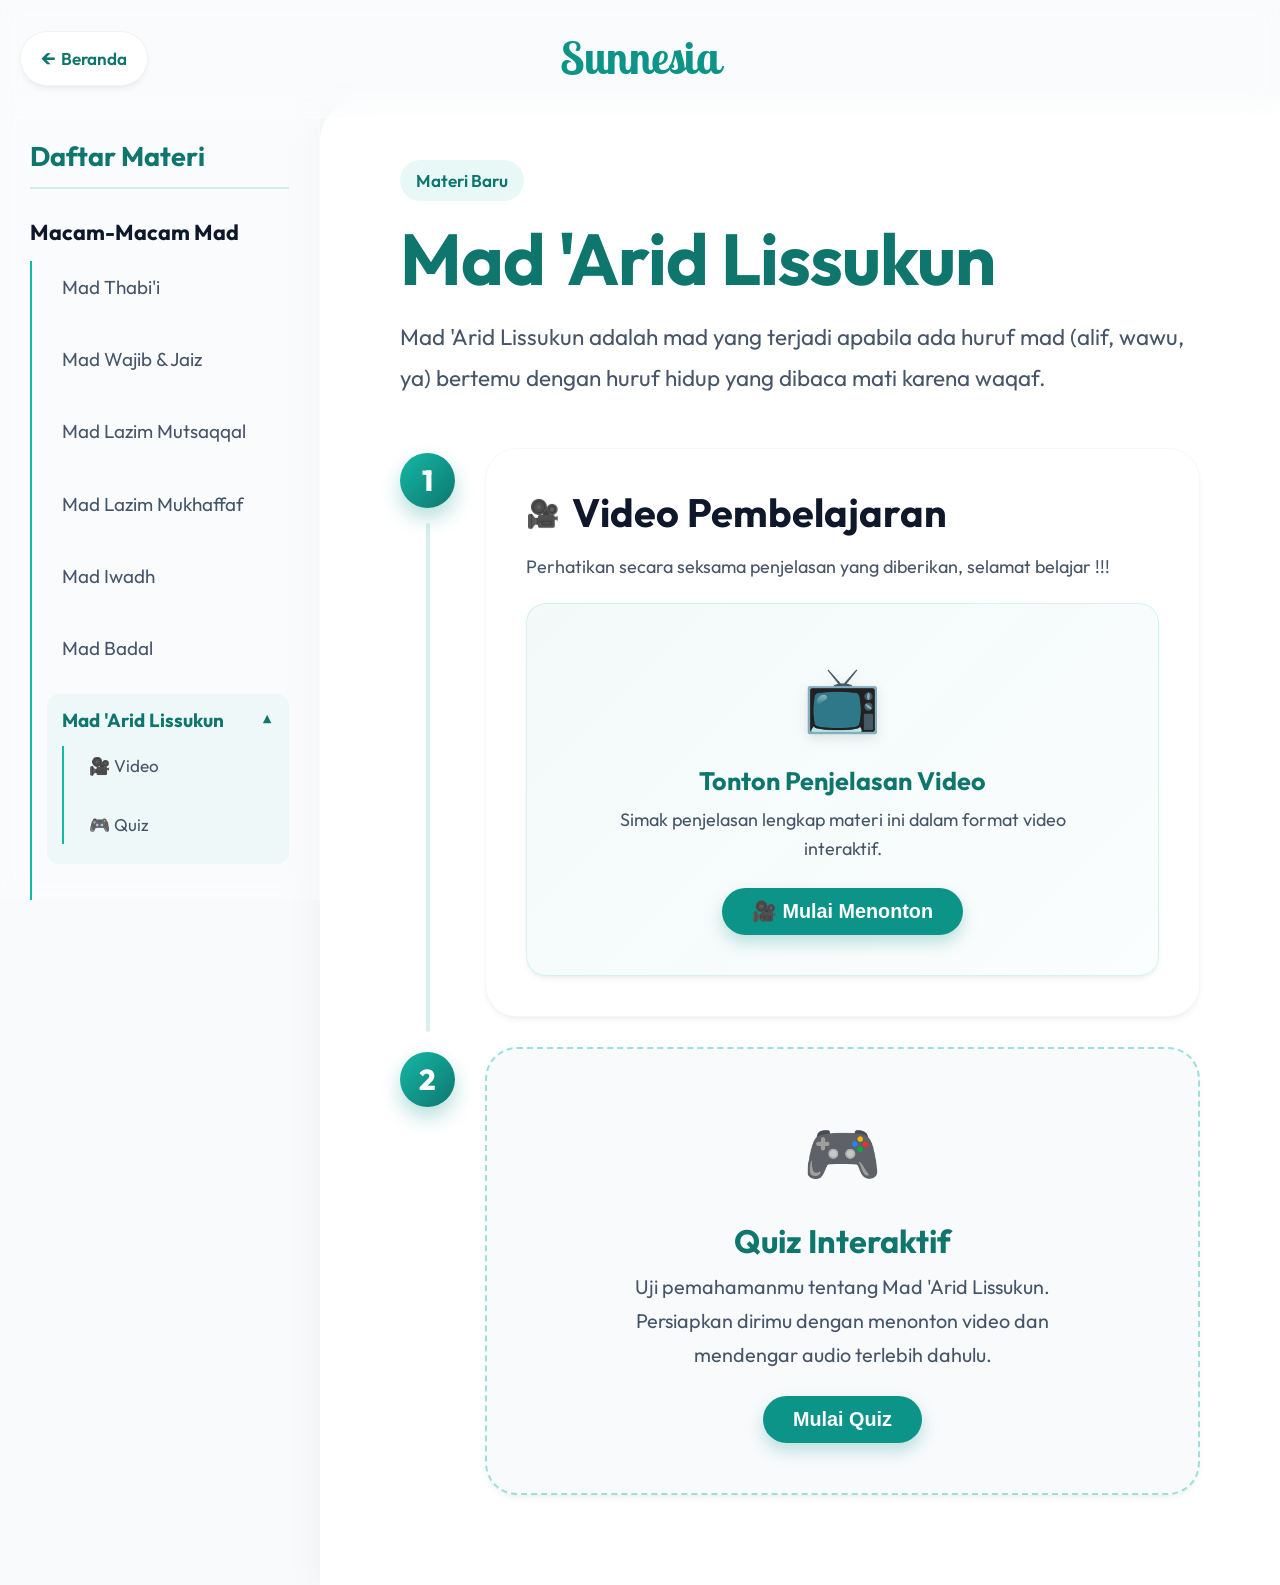
<file: mad,Arif.html>
<!DOCTYPE html>
<html lang="id">

<head>
    <meta charset="UTF-8">
    <meta name="viewport" content="width=device-width, initial-scale=1.0">
    <title>Mad 'Arid Lissukun - SUNNESIA</title>
    <link rel="stylesheet" href="style.css?v=9">
    <link rel="manifest" href="manifest.json">
</head>

<body>

    <nav class="navbar">
        <div class="container nav-container"
            style="display: flex; justify-content: space-between; align-items: center; width: 100%;">
            <div style="flex: 1; display: flex; justify-content: flex-start;">
                <a href="index.html#fitur" class="btn-back" style="padding: 8px 20px; font-size: 0.95rem;">
                    <span style="margin-right: 6px; font-size: 1.2rem;">←</span> Beranda
                </a>
            </div>
            <div class="logo" style="flex: 1; text-align: center; justify-content: center;">
                <span
                    style="font-family: 'Lobster Two', cursive; font-size: 2.5rem; color: var(--primary-color);">Sunnesia</span>
            </div>
            <div style="flex: 1;"></div>
        </div>
    </nav>

    <div class="lms-container">
        <!-- Sidebar Navigation -->
        <aside class="sidebar">
            <h3>Daftar Materi</h3>
            <ul>
                <li>
                    <strong>Macam-Macam Mad</strong>

                    
                    <ul class="sub-menu">
                        <li><a href="mad,thabii.html">Mad Thabi'i</a></li>
                        <li><a href="mad,wajib.html">Mad Wajib & Jaiz</a></li>
                        <li><a href="mad,mustaqqal.html">Mad Lazim Mutsaqqal</a></li>
                        <li><a href="mad,mukhafaf.html">Mad Lazim Mukhaffaf</a></li>
                        <li><a href="mad,iwadh.html">Mad Iwadh</a></li>
                        <li><a href="mad,badal.html">Mad Badal</a></li>
                        <li>
                            <div style="background: rgba(20, 184, 166, 0.05); border-radius: var(--radius-small); margin-bottom: 5px; overflow: hidden;">
                                <div onclick="toggleSubMenu('sub-arif', 'icon-arif')" style="display: flex; justify-content: space-between; align-items: center; cursor: pointer; padding: 10px 15px;">
                                    <span style="color: var(--primary-dark); font-weight: 700; font-size: 1.05rem;">Mad 'Arid Lissukun</span>
                                    <span id="icon-arif" style="color: var(--primary-dark); font-size: 0.8rem; transition: transform 0.3s; transform: rotate(180deg);">▼</span>
                                </div>
                                <ul id="sub-arif" style="list-style: none; padding-left: 15px; margin-top: 0; border-left: 2px solid var(--primary-light); margin-left: 15px; margin-bottom: 10px; display: block;">
                                    <li><a href="javascript:void(0)" onclick="openVideoModal('https://www.youtube.com/embed/VJ9SqPxiUnk?si=XbwyZQtkkR9n2T8F')" style="font-size: 0.95rem; padding: 5px 10px; display: block;">🎥 Video</a></li>
                                    <li><a href="#quiz" style="font-size: 0.95rem; padding: 5px 10px; display: block;">🎮 Quiz</a></li>
                                </ul>
                            </div>
                        </li>
                        <li><a href="mad,Layin.html">Mad Layin</a></li>
                        <li><a href="mad,Farqi.html">Mad Farqi</a></li>
                        <li><a href="mad,shilah.html">Mad Shilah</a></li>
                        <li><a href="mad,tamkin.html">Mad Tamkin</a></li>
                    </ul>
                </li>
            </ul>
        </aside>

        <!-- Main Content Area -->
        <main class="content-area">
            <header style="margin-bottom: 50px;">
                <span
                    style="display: inline-block; padding: 6px 16px; background: rgba(20, 184, 166, 0.1); color: var(--primary-dark); border-radius: 50px; font-weight: 600; margin-bottom: 15px; font-size: 0.95rem;">Materi
                    Baru</span>
                <h1>Mad 'Arid Lissukun</h1>
                <p style="font-size: 1.25rem;">Mad 'Arid Lissukun adalah mad yang terjadi apabila ada huruf mad (alif,
                    wawu, ya) bertemu dengan huruf hidup yang dibaca mati karena waqaf.</p>
            </header>

            <!-- Step 1: Video -->
            <section id="video" class="learning-step">
                <div class="step-left">
                    <div class="step-number">1</div>
                    <div class="step-line"></div>
                </div>
                <div class="step-content">
                    <h2><span style="font-size: 1.5rem;">🎥</span> Video Pembelajaran</h2>
                    <p style="color: var(--text-muted); margin-bottom: 20px;">Perhatikan secara seksama penjelasan yang diberikan, selamat belajar !!!</p>
                    <div class="video-card-action">
                        <div class="video-icon">📺</div>
                        <h4>Tonton Penjelasan Video</h4>
                        <p>Simak penjelasan lengkap materi ini dalam format video interaktif.</p>
                        <button class="btn btn-primary" onclick="openVideoModal('https://www.youtube.com/embed/Mn2NoR7T4NI?si=N2MUtGwm9iLGWwt3')" style="padding: 12px 30px; font-size: 1.1rem; border-radius: 50px;">
                            🎥 Mulai Menonton
                        </button>
                    </div>
                </div>
            </section>



            <!-- Step 3: Quiz -->
            <section id="quiz" class="learning-step">
                <div class="step-left">
                    <div class="step-number">2</div>
                </div>
                <div class="step-content"
                    style="background: var(--bg-main); border: 2px dashed rgba(20, 184, 166, 0.4); text-align: center; padding: 50px 30px;">
                    <div style="font-size: 3.5rem; margin-bottom: 15px;">🎮</div>
                    <h3 style="color: var(--primary-dark); margin-bottom: 10px; font-size: 1.8rem;">Quiz Interaktif</h3>
                    <p
                        style="color: var(--text-muted); margin-bottom: 25px; font-size: 1.1rem; max-width: 500px; margin-left: auto; margin-right: auto;">
                        Uji pemahamanmu tentang Mad 'Arid Lissukun. Persiapkan dirimu dengan menonton video dan
                        mendengar audio
                        terlebih dahulu.</p>
                    <button class="btn btn-primary" style="padding: 12px 30px; font-size: 1.1rem;"
                        onclick="startQuiz()">Mulai Quiz</button>
                </div>
            </section>
        </main>
    </div>

    <script src="script.js?v=8"></script>
    <script>
        // Logika untuk Accordion Sub-Bab
        function toggleSubMenu(menuId, iconId) {
            const menu = document.getElementById(menuId);
            const icon = document.getElementById(iconId);

            if (menu.style.display === 'none') {
                menu.style.display = 'block';
                icon.style.transform = 'rotate(180deg)'; // Panah ke atas
            } else {
                menu.style.display = 'none';
                icon.style.transform = 'rotate(0deg)'; // Panah ke bawah
            }
        }
    </script>
</body>

</html>
</file>
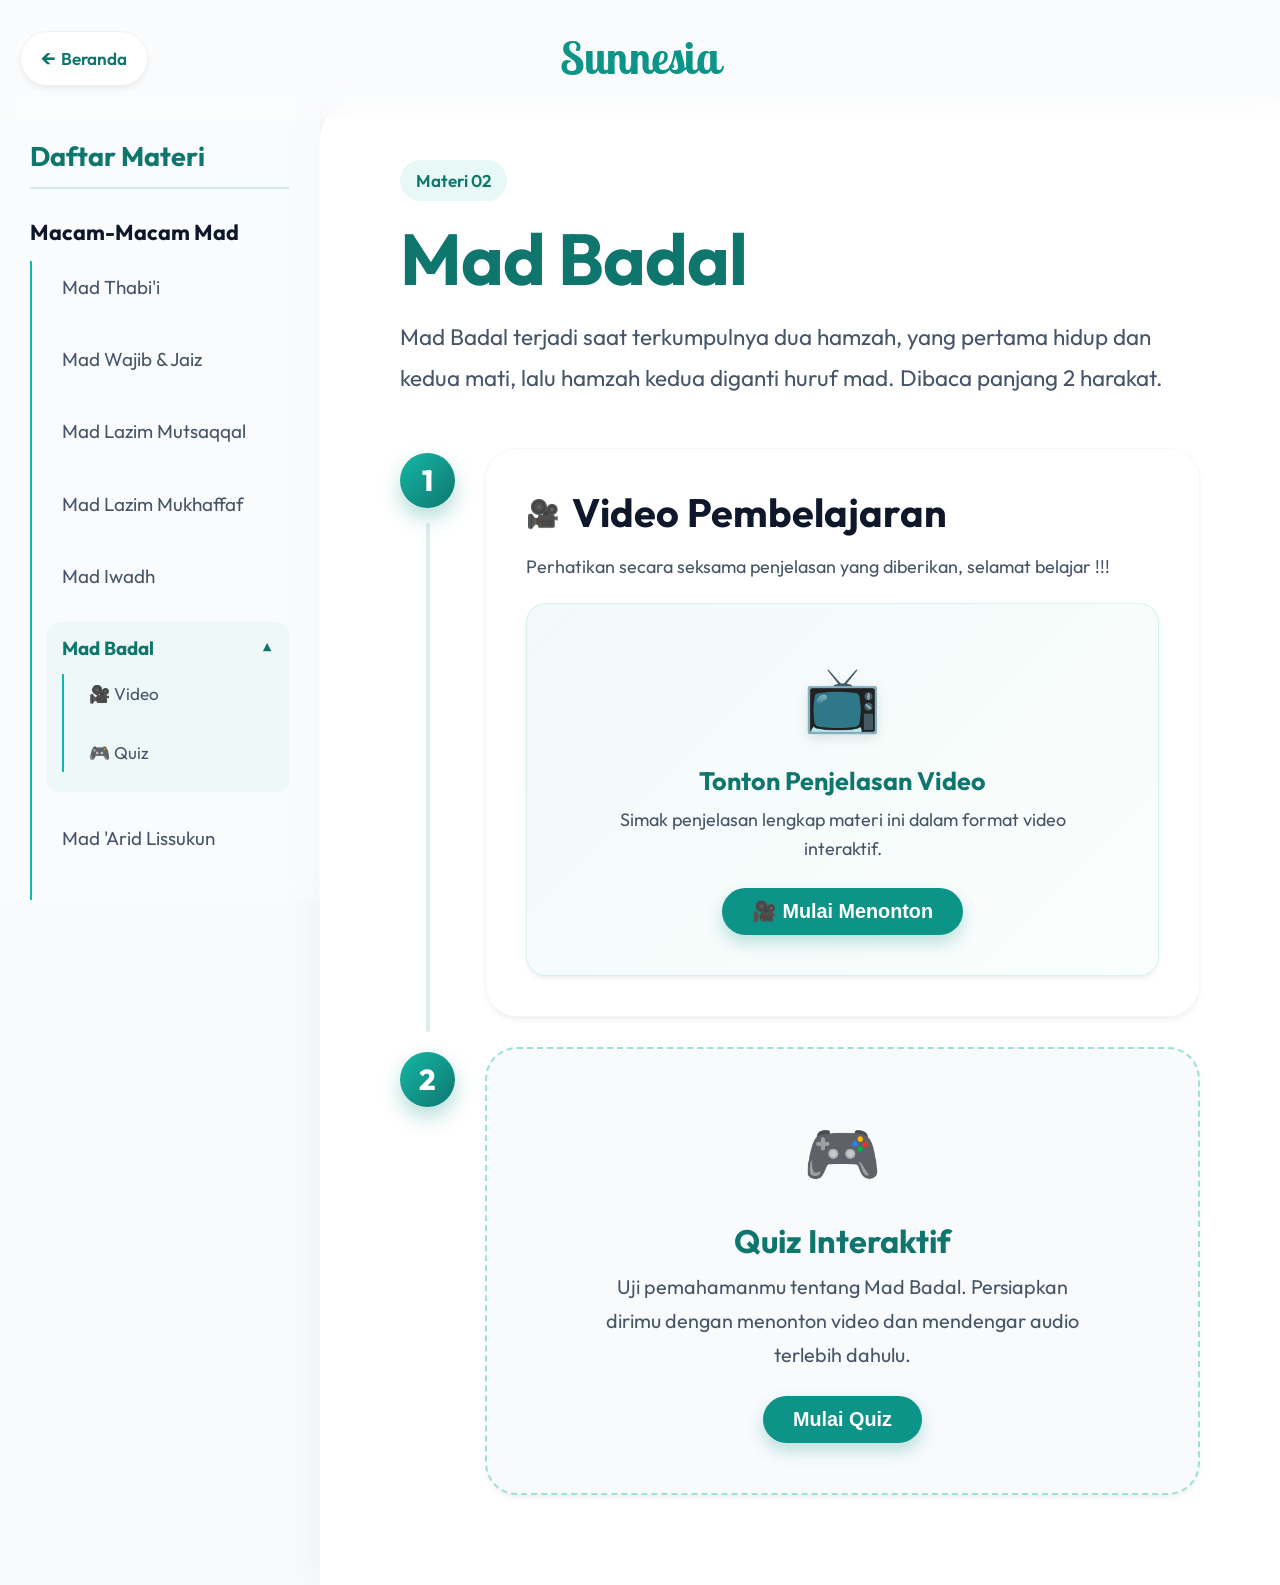
<file: mad,badal.html>
<!DOCTYPE html>
<html lang="id">

<head>
    <meta charset="UTF-8">
    <meta name="viewport" content="width=device-width, initial-scale=1.0">
    <title>Mad Badal - SUNNESIA</title>
    <link rel="stylesheet" href="style.css?v=9">
    <link rel="manifest" href="manifest.json">
</head>

<body>
    <nav class="navbar">
        <div class="container nav-container"
            style="display: flex; justify-content: space-between; align-items: center; width: 100%;">
            <div style="flex: 1; display: flex; justify-content: flex-start;">
                <a href="index.html#fitur" class="btn-back" style="padding: 8px 20px; font-size: 0.95rem;">
                    <span style="margin-right: 6px; font-size: 1.2rem;">←</span> Beranda
                </a>
            </div>
            <div class="logo" style="flex: 1; text-align: center; justify-content: center;">
                <span
                    style="font-family: 'Lobster Two', cursive; font-size: 2.5rem; color: var(--primary-color);">Sunnesia</span>
            </div>
            <div style="flex: 1;"></div>
        </div>
    </nav>
    <div class="lms-container">
        <!-- Sidebar Navigation -->
        <aside class="sidebar">
            <h3>Daftar Materi</h3>
            <ul>
                <li>
                    <strong>Macam-Macam Mad</strong>

                    
                    <ul class="sub-menu">
                        <li><a href="mad,thabii.html">Mad Thabi'i</a></li>
                        <li><a href="mad,wajib.html">Mad Wajib & Jaiz</a></li>
                        <li><a href="mad,mustaqqal.html">Mad Lazim Mutsaqqal</a></li>
                        <li><a href="mad,mukhafaf.html">Mad Lazim Mukhaffaf</a></li>
                        <li><a href="mad,iwadh.html">Mad Iwadh</a></li>
                        <li>
                            <div style="background: rgba(20, 184, 166, 0.05); border-radius: var(--radius-small); margin-bottom: 5px; overflow: hidden;">
                                <div onclick="toggleSubMenu('sub-badal', 'icon-badal')" style="display: flex; justify-content: space-between; align-items: center; cursor: pointer; padding: 10px 15px;">
                                    <span style="color: var(--primary-dark); font-weight: 700; font-size: 1.05rem;">Mad Badal</span>
                                    <span id="icon-badal" style="color: var(--primary-dark); font-size: 0.8rem; transition: transform 0.3s; transform: rotate(180deg);">▼</span>
                                </div>
                                <ul id="sub-badal" style="list-style: none; padding-left: 15px; margin-top: 0; border-left: 2px solid var(--primary-light); margin-left: 15px; margin-bottom: 10px; display: block;">
                                    <li><a href="javascript:void(0)" onclick="openVideoModal('https://www.youtube.com/embed/N9SoeC6jG_0?si=ps226gJrkUOln0qT')" style="font-size: 0.95rem; padding: 5px 10px; display: block;">🎥 Video</a></li>
                                    <li><a href="#quiz" style="font-size: 0.95rem; padding: 5px 10px; display: block;">🎮 Quiz</a></li>
                                </ul>
                            </div>
                        </li>
                        <li><a href="mad,Arif.html">Mad 'Arid Lissukun</a></li>
                        <li><a href="mad,Layin.html">Mad Layin</a></li>
                        <li><a href="mad,Farqi.html">Mad Farqi</a></li>
                        <li><a href="mad,shilah.html">Mad Shilah</a></li>
                        <li><a href="mad,tamkin.html">Mad Tamkin</a></li>
                    </ul>
                </li>
            </ul>
        </aside>

        <!-- Main Content Area -->
        <main class="content-area">
            <header style="margin-bottom: 50px;">
                <span
                    style="display: inline-block; padding: 6px 16px; background: rgba(20, 184, 166, 0.1); color: var(--primary-dark); border-radius: 50px; font-weight: 600; margin-bottom: 15px; font-size: 0.95rem;">Materi
                    02</span>
                <h1>Mad Badal</h1>
                <p style="font-size: 1.25rem;">Mad Badal terjadi saat terkumpulnya dua hamzah, yang pertama hidup dan
                    kedua mati, lalu hamzah kedua diganti huruf mad. Dibaca panjang 2 harakat.</p>
            </header>

            <!-- Step 1: Video -->
            <section id="video" class="learning-step">
                <div class="step-left">
                    <div class="step-number">1</div>
                    <div class="step-line"></div>
                </div>
                <div class="step-content">
                    <h2><span style="font-size: 1.5rem;">🎥</span> Video Pembelajaran</h2>
                    <p style="color: var(--text-muted); margin-bottom: 20px;">Perhatikan secara seksama penjelasan yang diberikan, selamat belajar !!!</p>
                    <div class="video-card-action">
                        <div class="video-icon">📺</div>
                        <h4>Tonton Penjelasan Video</h4>
                        <p>Simak penjelasan lengkap materi ini dalam format video interaktif.</p>
                        <button class="btn btn-primary" onclick="openVideoModal('https://www.youtube.com/embed/N9SoeC6jG_0?si=ps226gJrkUOln0qT')" style="padding: 12px 30px; font-size: 1.1rem; border-radius: 50px;">
                            🎥 Mulai Menonton
                        </button>
                    </div>
                </div>
            </section>



            <section id="quiz" class="learning-step">
                <div class="step-left">
                    <div class="step-number">2</div>
                </div>
                <div class="step-content"
                    style="background: var(--bg-main); border: 2px dashed rgba(20, 184, 166, 0.4); text-align: center; padding: 50px 30px;">
                    <div style="font-size: 3.5rem; margin-bottom: 15px;">🎮</div>
                    <h3 style="color: var(--primary-dark); margin-bottom: 10px; font-size: 1.8rem;">Quiz Interaktif</h3>
                    <p
                        style="color: var(--text-muted); margin-bottom: 25px; font-size: 1.1rem; max-width: 500px; margin-left: auto; margin-right: auto;">
                        Uji pemahamanmu tentang Mad Badal. Persiapkan dirimu dengan menonton video dan mendengar
                        audio terlebih dahulu.</p>
                    <button class="btn btn-primary" style="padding: 12px 30px; font-size: 1.1rem;"
                        onclick="startQuiz()">Mulai Quiz</button>
                </div>
            </section>
        </main>
    </div>

    <script src="script.js?v=8"></script>
    <script>
        function toggleSubMenu(menuId, iconId) {
            const menu = document.getElementById(menuId);
            const icon = document.getElementById(iconId);
            if (menu.style.display === 'none') {
                menu.style.display = 'block';
                icon.style.transform = 'rotate(180deg)';
            } else {
                menu.style.display = 'none';
                icon.style.transform = 'rotate(0deg)';
            }
        }
    </script>
</body>

</html>
</file>
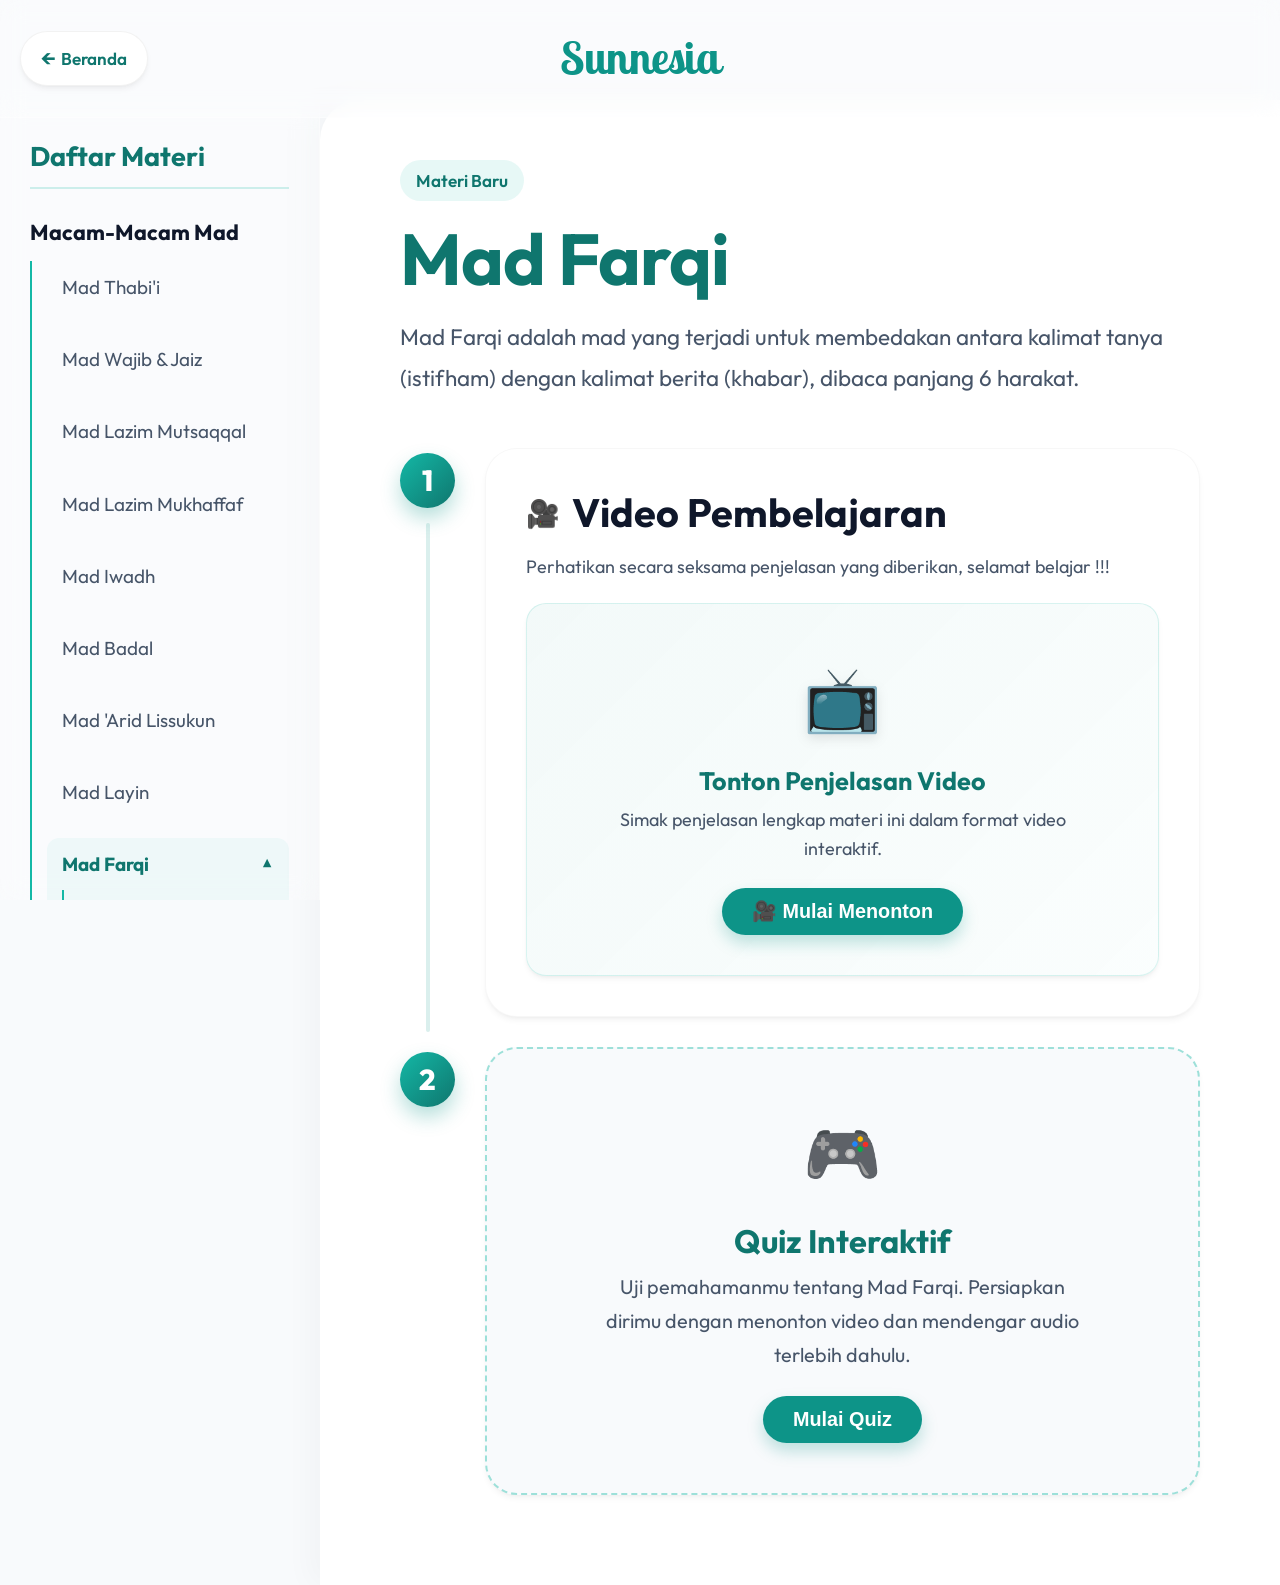
<file: mad,Farqi.html>
<!DOCTYPE html>
<html lang="id">

<head>
    <meta charset="UTF-8">
    <meta name="viewport" content="width=device-width, initial-scale=1.0">
    <title>Mad Farqi - SUNNESIA</title>
    <link rel="stylesheet" href="style.css?v=9">
    <link rel="manifest" href="manifest.json">
</head>

<body>

    <nav class="navbar">
        <div class="container nav-container"
            style="display: flex; justify-content: space-between; align-items: center; width: 100%;">
            <div style="flex: 1; display: flex; justify-content: flex-start;">
                <a href="index.html#fitur" class="btn-back" style="padding: 8px 20px; font-size: 0.95rem;">
                    <span style="margin-right: 6px; font-size: 1.2rem;">←</span> Beranda
                </a>
            </div>
            <div class="logo" style="flex: 1; text-align: center; justify-content: center;">
                <span
                    style="font-family: 'Lobster Two', cursive; font-size: 2.5rem; color: var(--primary-color);">Sunnesia</span>
            </div>
            <div style="flex: 1;"></div>
        </div>
    </nav>

    <div class="lms-container">
        <!-- Sidebar Navigation -->
        <aside class="sidebar">
            <h3>Daftar Materi</h3>
            <ul>
                <li>
                    <strong>Macam-Macam Mad</strong>

                    
                    <ul class="sub-menu">
                        <li><a href="mad,thabii.html">Mad Thabi'i</a></li>
                        <li><a href="mad,wajib.html">Mad Wajib & Jaiz</a></li>
                        <li><a href="mad,mustaqqal.html">Mad Lazim Mutsaqqal</a></li>
                        <li><a href="mad,mukhafaf.html">Mad Lazim Mukhaffaf</a></li>
                        <li><a href="mad,iwadh.html">Mad Iwadh</a></li>
                        <li><a href="mad,badal.html">Mad Badal</a></li>
                        <li><a href="mad,Arif.html">Mad 'Arid Lissukun</a></li>
                        <li><a href="mad,Layin.html">Mad Layin</a></li>
                        <li>
                            <div style="background: rgba(20, 184, 166, 0.05); border-radius: var(--radius-small); margin-bottom: 5px; overflow: hidden;">
                                <div onclick="toggleSubMenu('sub-farqi', 'icon-farqi')" style="display: flex; justify-content: space-between; align-items: center; cursor: pointer; padding: 10px 15px;">
                                    <span style="color: var(--primary-dark); font-weight: 700; font-size: 1.05rem;">Mad Farqi</span>
                                    <span id="icon-farqi" style="color: var(--primary-dark); font-size: 0.8rem; transition: transform 0.3s; transform: rotate(180deg);">▼</span>
                                </div>
                                <ul id="sub-farqi" style="list-style: none; padding-left: 15px; margin-top: 0; border-left: 2px solid var(--primary-light); margin-left: 15px; margin-bottom: 10px; display: block;">
                                    <li><a href="javascript:void(0)" onclick="openVideoModal('https://www.youtube.com/embed/NPHwYaTF8uY?si=rmQIqFgTsH-t9itz')" style="font-size: 0.95rem; padding: 5px 10px; display: block;">🎥 Video</a></li>
                                    <li><a href="#quiz" style="font-size: 0.95rem; padding: 5px 10px; display: block;">🎮 Quiz</a></li>
                                </ul>
                            </div>
                        </li>
                        <li><a href="mad,shilah.html">Mad Shilah</a></li>
                        <li><a href="mad,tamkin.html">Mad Tamkin</a></li>
                    </ul>
                </li>
            </ul>
        </aside>

        <!-- Main Content Area -->
        <main class="content-area">
            <header style="margin-bottom: 50px;">
                <span
                    style="display: inline-block; padding: 6px 16px; background: rgba(20, 184, 166, 0.1); color: var(--primary-dark); border-radius: 50px; font-weight: 600; margin-bottom: 15px; font-size: 0.95rem;">Materi
                    Baru</span>
                <h1>Mad Farqi</h1>
                <p style="font-size: 1.25rem;">Mad Farqi adalah mad yang terjadi untuk membedakan antara kalimat tanya
                    (istifham) dengan kalimat berita (khabar), dibaca panjang 6 harakat.</p>
            </header>

            <!-- Step 1: Video -->
            <section id="video" class="learning-step">
                <div class="step-left">
                    <div class="step-number">1</div>
                    <div class="step-line"></div>
                </div>
                <div class="step-content">
                    <h2><span style="font-size: 1.5rem;">🎥</span> Video Pembelajaran</h2>
                    <p style="color: var(--text-muted); margin-bottom: 20px;">Perhatikan secara seksama penjelasan yang diberikan, selamat belajar !!!</p>
                    <div class="video-card-action">
                        <div class="video-icon">📺</div>
                        <h4>Tonton Penjelasan Video</h4>
                        <p>Simak penjelasan lengkap materi ini dalam format video interaktif.</p>
                        <button class="btn btn-primary" onclick="openVideoModal('https://www.youtube.com/embed/NPHwYaTF8uY?si=rmQIqFgTsH-t9itz')" style="padding: 12px 30px; font-size: 1.1rem; border-radius: 50px;">
                            🎥 Mulai Menonton
                        </button>
                    </div>
                </div>
            </section>



            <!-- Step 3: Quiz -->
            <section id="quiz" class="learning-step">
                <div class="step-left">
                    <div class="step-number">2</div>
                </div>
                <div class="step-content"
                    style="background: var(--bg-main); border: 2px dashed rgba(20, 184, 166, 0.4); text-align: center; padding: 50px 30px;">
                    <div style="font-size: 3.5rem; margin-bottom: 15px;">🎮</div>
                    <h3 style="color: var(--primary-dark); margin-bottom: 10px; font-size: 1.8rem;">Quiz Interaktif</h3>
                    <p
                        style="color: var(--text-muted); margin-bottom: 25px; font-size: 1.1rem; max-width: 500px; margin-left: auto; margin-right: auto;">
                        Uji pemahamanmu tentang Mad Farqi. Persiapkan dirimu dengan menonton video dan mendengar audio
                        terlebih dahulu.</p>
                    <button class="btn btn-primary" style="padding: 12px 30px; font-size: 1.1rem;"
                        onclick="startQuiz()">Mulai Quiz</button>
                </div>
            </section>
        </main>
    </div>

    <script src="script.js?v=8"></script>
    <script>
        // Logika untuk Accordion Sub-Bab
        function toggleSubMenu(menuId, iconId) {
            const menu = document.getElementById(menuId);
            const icon = document.getElementById(iconId);

            if (menu.style.display === 'none') {
                menu.style.display = 'block';
                icon.style.transform = 'rotate(180deg)'; // Panah ke atas
            } else {
                menu.style.display = 'none';
                icon.style.transform = 'rotate(0deg)'; // Panah ke bawah
            }
        }
    </script>
</body>

</html>
</file>
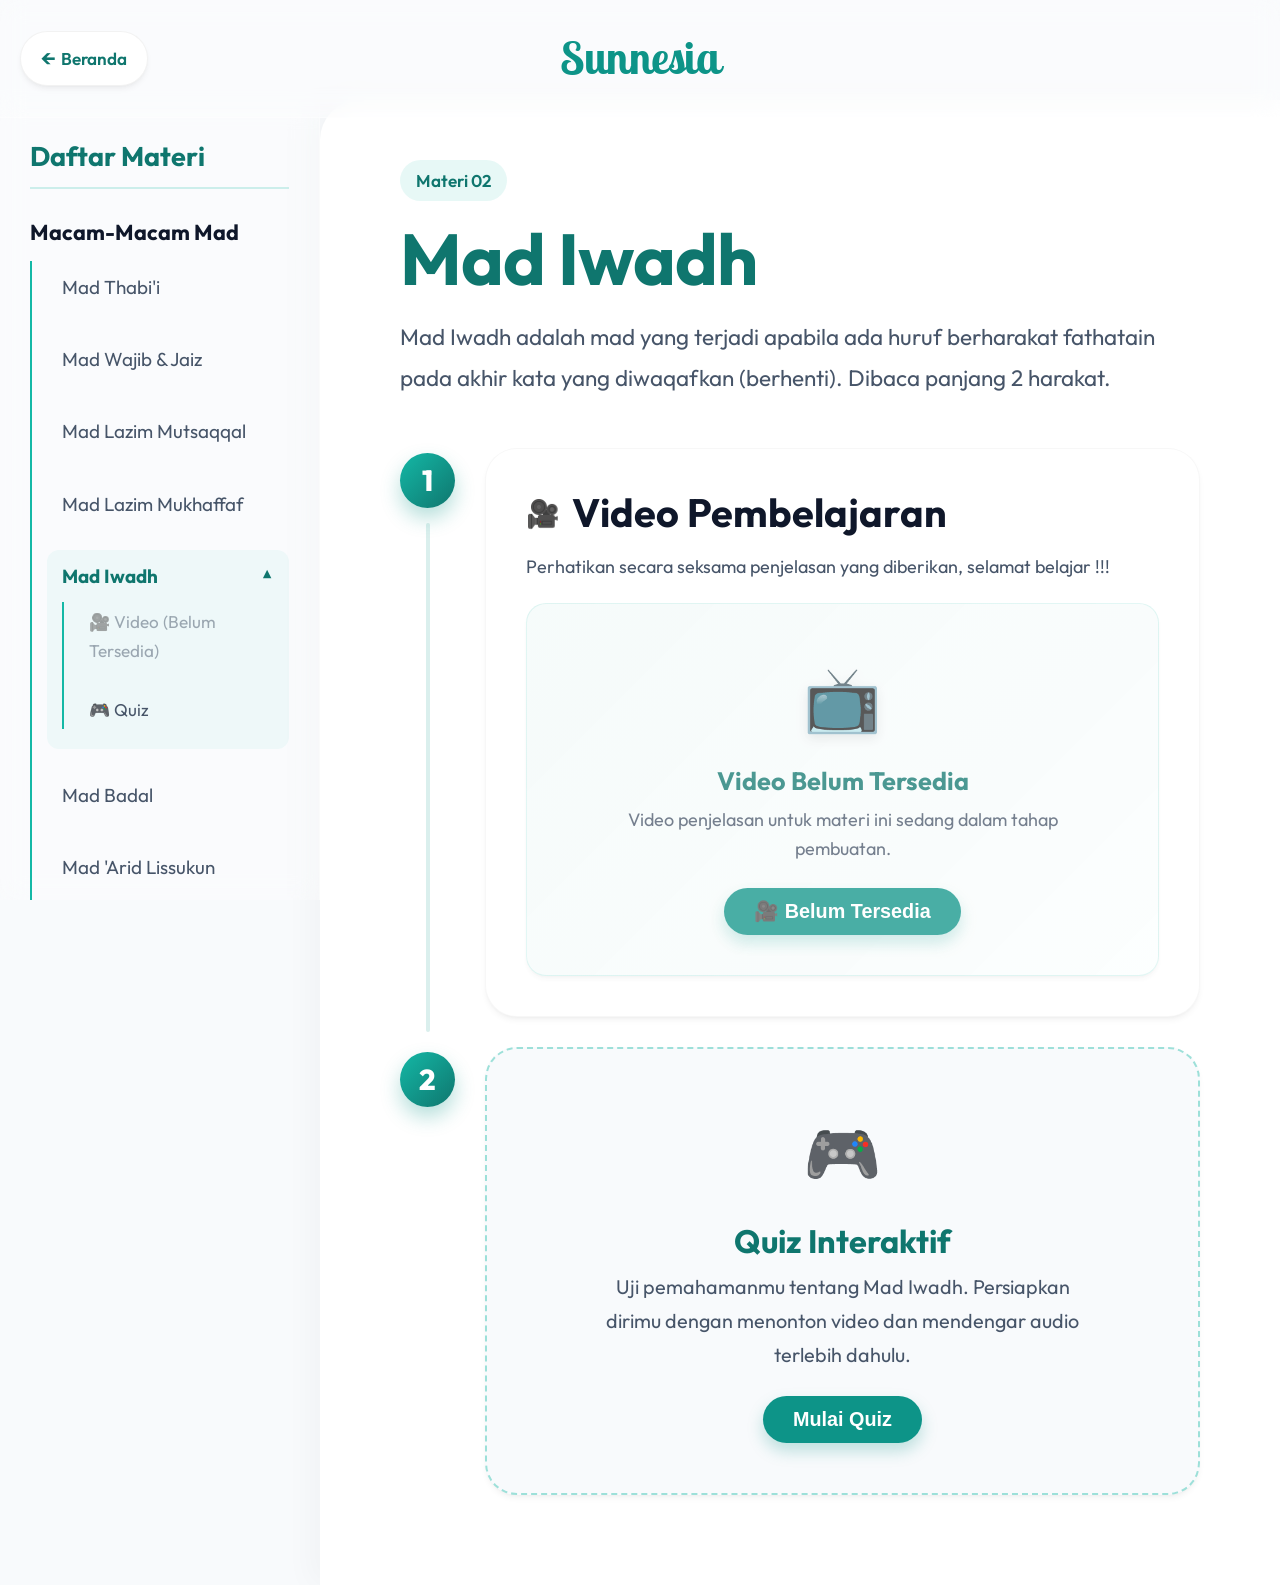
<file: mad,iwadh.html>
<!DOCTYPE html>
<html lang="id">

<head>
    <meta charset="UTF-8">
    <meta name="viewport" content="width=device-width, initial-scale=1.0">
    <title>Mad Iwadh - SUNNESIA</title>
    <link rel="stylesheet" href="style.css?v=9">
<link rel="manifest" href="manifest.json">
</head>

<body>
    <nav class="navbar">
        <div class="container nav-container"
            style="display: flex; justify-content: space-between; align-items: center; width: 100%;">
            <div style="flex: 1; display: flex; justify-content: flex-start;">
                <a href="index.html#fitur" class="btn-back" style="padding: 8px 20px; font-size: 0.95rem;">
                    <span style="margin-right: 6px; font-size: 1.2rem;">←</span> Beranda
                </a>
            </div>
            <div class="logo" style="flex: 1; text-align: center; justify-content: center;">
                <span
                    style="font-family: 'Lobster Two', cursive; font-size: 2.5rem; color: var(--primary-color);">Sunnesia</span>
            </div>
            <div style="flex: 1;"></div>
        </div>
    </nav>
    <div class="lms-container">
        <!-- Sidebar Navigation -->
        <aside class="sidebar">
            <h3>Daftar Materi</h3>
            <ul>
                <li>
                    <strong>Macam-Macam Mad</strong>
                    
                    
                    <ul class="sub-menu">
                        <li><a href="mad,thabii.html">Mad Thabi'i</a></li>
                        <li><a href="mad,wajib.html">Mad Wajib & Jaiz</a></li>
                        <li><a href="mad,mustaqqal.html">Mad Lazim Mutsaqqal</a></li>
                        <li><a href="mad,mukhafaf.html">Mad Lazim Mukhaffaf</a></li>
                        <li>
                            <div style="background: rgba(20, 184, 166, 0.05); border-radius: var(--radius-small); margin-bottom: 5px; overflow: hidden;">
                                <div onclick="toggleSubMenu('sub-iwadh', 'icon-iwadh')" style="display: flex; justify-content: space-between; align-items: center; cursor: pointer; padding: 10px 15px;">
                                    <span style="color: var(--primary-dark); font-weight: 700; font-size: 1.05rem;">Mad Iwadh</span>
                                    <span id="icon-iwadh" style="color: var(--primary-dark); font-size: 0.8rem; transition: transform 0.3s; transform: rotate(180deg);">▼</span>
                                </div>
                                <ul id="sub-iwadh" style="list-style: none; padding-left: 15px; margin-top: 0; border-left: 2px solid var(--primary-light); margin-left: 15px; margin-bottom: 10px; display: block;">
                                    <li><a href="javascript:void(0)" onclick="alert('Video pembelajaran belum tersedia untuk materi ini.')" style="font-size: 0.95rem; padding: 5px 10px; display: block; opacity: 0.5;">🎥 Video (Belum Tersedia)</a></li>
                                    <li><a href="#quiz" style="font-size: 0.95rem; padding: 5px 10px; display: block;">🎮 Quiz</a></li>
                                </ul>
                            </div>
                        </li>
                        <li><a href="mad,badal.html">Mad Badal</a></li>
                        <li><a href="mad,Arif.html">Mad 'Arid Lissukun</a></li>
                        <li><a href="mad,Layin.html">Mad Layin</a></li>
                        <li><a href="mad,Farqi.html">Mad Farqi</a></li>
                        <li><a href="mad,shilah.html">Mad Shilah</a></li>
                        <li><a href="mad,tamkin.html">Mad Tamkin</a></li>
                    </ul>
                </li>
            </ul>
        </aside>

        <!-- Main Content Area -->
        <main class="content-area">
            <header style="margin-bottom: 50px;">
                <span
                    style="display: inline-block; padding: 6px 16px; background: rgba(20, 184, 166, 0.1); color: var(--primary-dark); border-radius: 50px; font-weight: 600; margin-bottom: 15px; font-size: 0.95rem;">Materi
                    02</span>
                <h1>Mad Iwadh</h1>
                <p style="font-size: 1.25rem;">Mad Iwadh adalah mad yang terjadi apabila ada huruf berharakat fathatain pada akhir kata yang diwaqafkan (berhenti). Dibaca panjang 2 harakat.</p>
            </header>

            <!-- Step 1: Video -->
            <section id="video" class="learning-step">
                <div class="step-left">
                    <div class="step-number">1</div>
                    <div class="step-line"></div>
                </div>
                <div class="step-content">
                    <h2><span style="font-size: 1.5rem;">🎥</span> Video Pembelajaran</h2>
                    <p style="color: var(--text-muted); margin-bottom: 20px;">Perhatikan secara seksama penjelasan yang diberikan, selamat belajar !!!</p>
                    <div class="video-card-action" style="opacity: 0.75;">
                        <div class="video-icon">📺</div>
                        <h4>Video Belum Tersedia</h4>
                        <p>Video penjelasan untuk materi ini sedang dalam tahap pembuatan.</p>
                        <button class="btn btn-primary" onclick="openVideoModal('https://www.youtube.com/embed/mPxiA11iRf8?si=QudVPKkNyTA9b1V_')" style="padding: 12px 30px; font-size: 1.1rem; border-radius: 50px;">
                            🎥 Belum Tersedia
                        </button>
                    </div>
                </div>
            </section>

            

            <section id="quiz" class="learning-step">
                <div class="step-left">
                    <div class="step-number">2</div>
                </div>
                <div class="step-content"
                    style="background: var(--bg-main); border: 2px dashed rgba(20, 184, 166, 0.4); text-align: center; padding: 50px 30px;">
                    <div style="font-size: 3.5rem; margin-bottom: 15px;">🎮</div>
                    <h3 style="color: var(--primary-dark); margin-bottom: 10px; font-size: 1.8rem;">Quiz Interaktif</h3>
                    <p
                        style="color: var(--text-muted); margin-bottom: 25px; font-size: 1.1rem; max-width: 500px; margin-left: auto; margin-right: auto;">
                        Uji pemahamanmu tentang Mad Iwadh. Persiapkan dirimu dengan menonton video dan mendengar
                        audio terlebih dahulu.</p>
                    <button class="btn btn-primary" style="padding: 12px 30px; font-size: 1.1rem;"
                        onclick="startQuiz()">Mulai Quiz</button>
                </div>
            </section>
        </main>
    </div>

    <script src="script.js?v=8"></script>
    <script>
        function toggleSubMenu(menuId, iconId) {
            const menu = document.getElementById(menuId);
            const icon = document.getElementById(iconId);
            if (menu.style.display === 'none') {
                menu.style.display = 'block';
                icon.style.transform = 'rotate(180deg)';
            } else {
                menu.style.display = 'none';
                icon.style.transform = 'rotate(0deg)';
            }
        }
    </script>
</body>

</html>
</file>
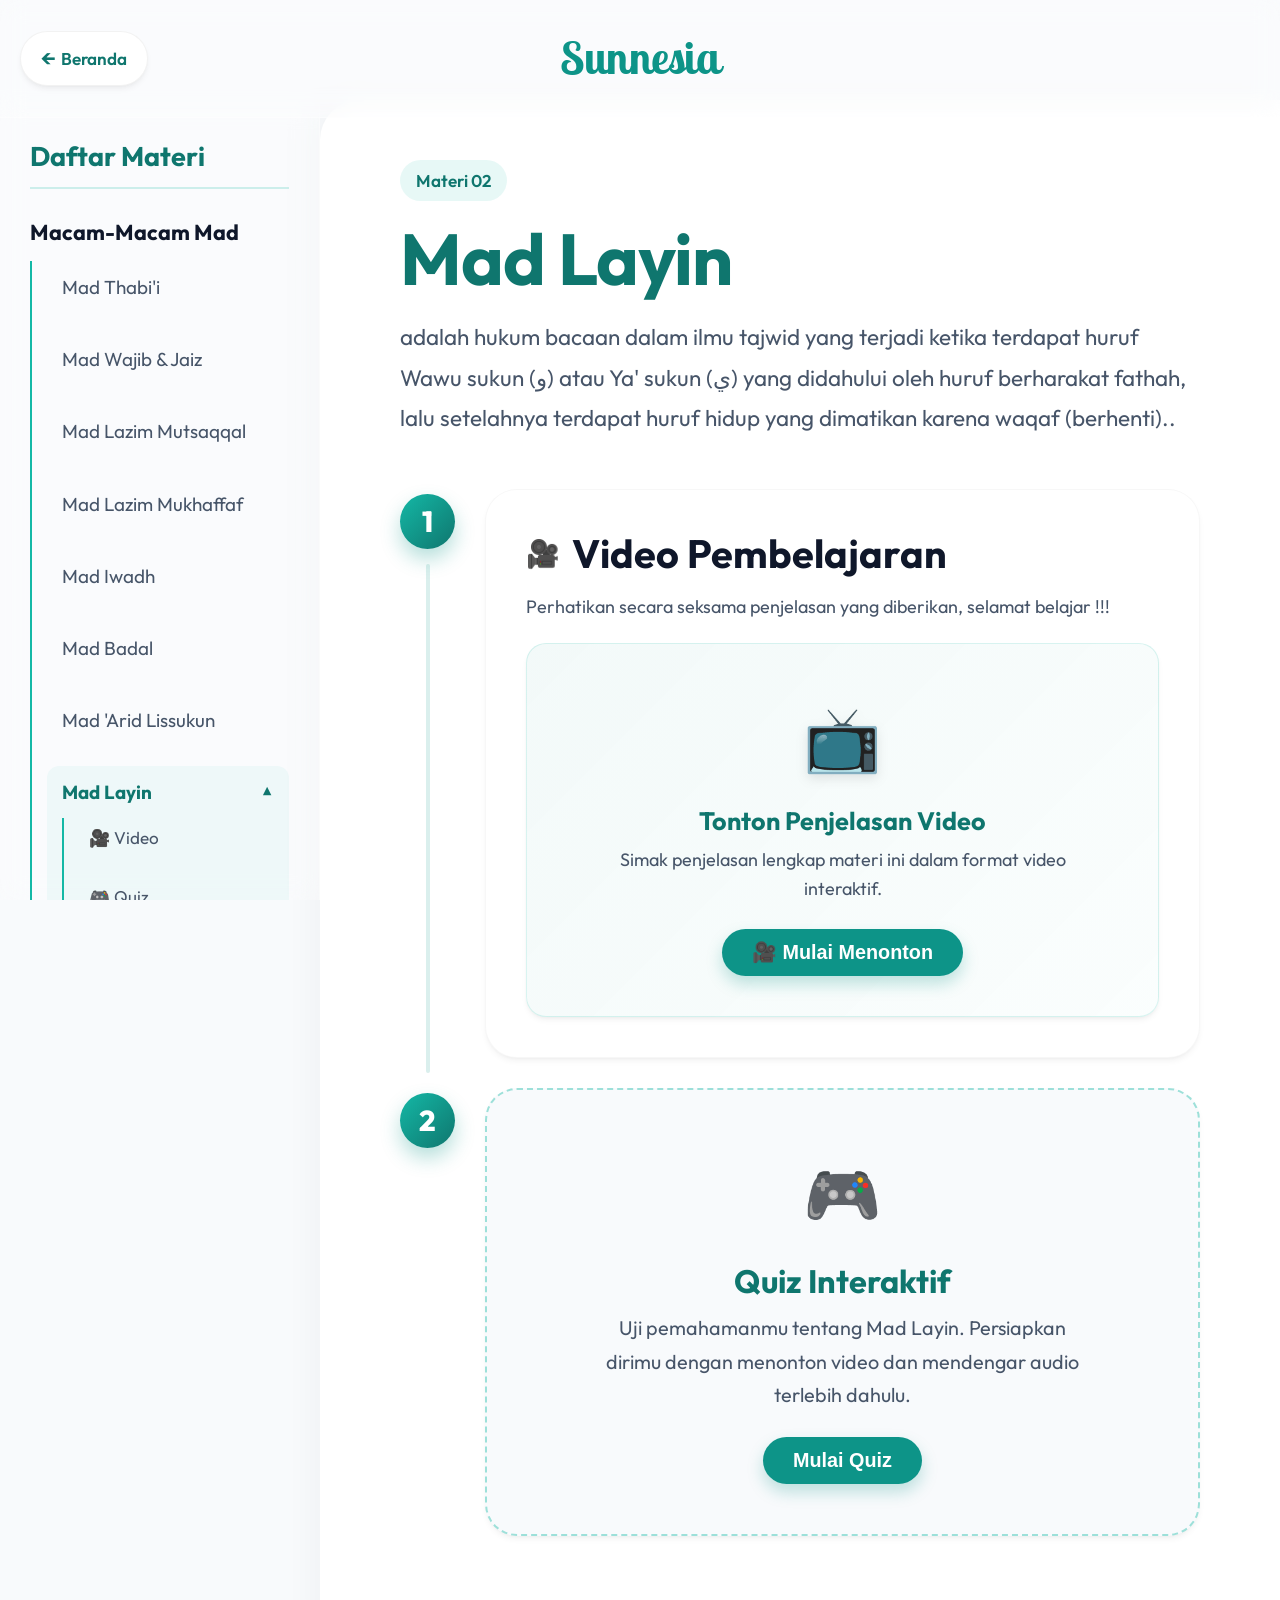
<file: mad,Layin.html>
<!DOCTYPE html>
<html lang="id">

<head>
    <meta charset="UTF-8">
    <meta name="viewport" content="width=device-width, initial-scale=1.0">
    <title>Mad Liin - SUNNESIA</title>
    <link rel="stylesheet" href="style.css?v=9">
    <link rel="manifest" href="manifest.json">
</head>

<body>
    <nav class="navbar">
        <div class="container nav-container"
            style="display: flex; justify-content: space-between; align-items: center; width: 100%;">
            <div style="flex: 1; display: flex; justify-content: flex-start;">
                <a href="index.html#fitur" class="btn-back" style="padding: 8px 20px; font-size: 0.95rem;">
                    <span style="margin-right: 6px; font-size: 1.2rem;">←</span> Beranda
                </a>
            </div>
            <div class="logo" style="flex: 1; text-align: center; justify-content: center;">
                <span
                    style="font-family: 'Lobster Two', cursive; font-size: 2.5rem; color: var(--primary-color);">Sunnesia</span>
            </div>
            <div style="flex: 1;"></div>
        </div>
    </nav>
    <div class="lms-container">
        <!-- Sidebar Navigation -->
        <aside class="sidebar">
            <h3>Daftar Materi</h3>
            <ul>
                <li>
                    <strong>Macam-Macam Mad</strong>

                    
                    <ul class="sub-menu">
                        <li><a href="mad,thabii.html">Mad Thabi'i</a></li>
                        <li><a href="mad,wajib.html">Mad Wajib & Jaiz</a></li>
                        <li><a href="mad,mustaqqal.html">Mad Lazim Mutsaqqal</a></li>
                        <li><a href="mad,mukhafaf.html">Mad Lazim Mukhaffaf</a></li>
                        <li><a href="mad,iwadh.html">Mad Iwadh</a></li>
                        <li><a href="mad,badal.html">Mad Badal</a></li>
                        <li><a href="mad,Arif.html">Mad 'Arid Lissukun</a></li>
                        <li>
                            <div style="background: rgba(20, 184, 166, 0.05); border-radius: var(--radius-small); margin-bottom: 5px; overflow: hidden;">
                                <div onclick="toggleSubMenu('sub-layin', 'icon-layin')" style="display: flex; justify-content: space-between; align-items: center; cursor: pointer; padding: 10px 15px;">
                                    <span style="color: var(--primary-dark); font-weight: 700; font-size: 1.05rem;">Mad Layin</span>
                                    <span id="icon-layin" style="color: var(--primary-dark); font-size: 0.8rem; transition: transform 0.3s; transform: rotate(180deg);">▼</span>
                                </div>
                                <ul id="sub-layin" style="list-style: none; padding-left: 15px; margin-top: 0; border-left: 2px solid var(--primary-light); margin-left: 15px; margin-bottom: 10px; display: block;">
                                    <li><a href="javascript:void(0)" onclick="openVideoModal('https://www.youtube.com/embed/CqWiZfQlhNI?si=5d5hcbuLobOg0Qis')" style="font-size: 0.95rem; padding: 5px 10px; display: block;">🎥 Video</a></li>
                                    <li><a href="#quiz" style="font-size: 0.95rem; padding: 5px 10px; display: block;">🎮 Quiz</a></li>
                                </ul>
                            </div>
                        </li>
                        <li><a href="mad,Farqi.html">Mad Farqi</a></li>
                        <li><a href="mad,shilah.html">Mad Shilah</a></li>
                        <li><a href="mad,tamkin.html">Mad Tamkin</a></li>
                    </ul>
                </li>
            </ul>
        </aside>

        <!-- Main Content Area -->
        <main class="content-area">
            <header style="margin-bottom: 50px;">
                <span
                    style="display: inline-block; padding: 6px 16px; background: rgba(20, 184, 166, 0.1); color: var(--primary-dark); border-radius: 50px; font-weight: 600; margin-bottom: 15px; font-size: 0.95rem;">Materi
                    02</span>
                <h1>Mad Layin</h1>
                <p style="font-size: 1.25rem;">adalah hukum bacaan dalam ilmu tajwid yang terjadi ketika terdapat huruf
                    Wawu sukun (و) atau Ya' sukun (ي) yang didahului oleh huruf berharakat fathah, lalu setelahnya
                    terdapat huruf hidup yang dimatikan karena waqaf (berhenti)..</p>
            </header>

            <!-- Step 1: Video -->
            <section id="video" class="learning-step">
                <div class="step-left">
                    <div class="step-number">1</div>
                    <div class="step-line"></div>
                </div>
                <div class="step-content">
                    <h2><span style="font-size: 1.5rem;">🎥</span> Video Pembelajaran</h2>
                    <p style="color: var(--text-muted); margin-bottom: 20px;">Perhatikan secara seksama penjelasan yang diberikan, selamat belajar !!!</p>
                    <div class="video-card-action">
                        <div class="video-icon">📺</div>
                        <h4>Tonton Penjelasan Video</h4>
                        <p>Simak penjelasan lengkap materi ini dalam format video interaktif.</p>
                        <button class="btn btn-primary" onclick="openVideoModal('https://www.youtube.com/embed/CqWiZfQlhNI?si=5d5hcbuLobOg0Qis')" style="padding: 12px 30px; font-size: 1.1rem; border-radius: 50px;">
                            🎥 Mulai Menonton
                        </button>
                    </div>
                </div>
            </section>



            <section id="quiz" class="learning-step">
                <div class="step-left">
                    <div class="step-number">2</div>
                </div>
                <div class="step-content"
                    style="background: var(--bg-main); border: 2px dashed rgba(20, 184, 166, 0.4); text-align: center; padding: 50px 30px;">
                    <div style="font-size: 3.5rem; margin-bottom: 15px;">🎮</div>
                    <h3 style="color: var(--primary-dark); margin-bottom: 10px; font-size: 1.8rem;">Quiz Interaktif</h3>
                    <p
                        style="color: var(--text-muted); margin-bottom: 25px; font-size: 1.1rem; max-width: 500px; margin-left: auto; margin-right: auto;">
                        Uji pemahamanmu tentang Mad Layin. Persiapkan dirimu dengan menonton video dan mendengar
                        audio terlebih dahulu.</p>
                    <button class="btn btn-primary" style="padding: 12px 30px; font-size: 1.1rem;"
                        onclick="startQuiz()">Mulai Quiz</button>
                </div>
            </section>
        </main>
    </div>

    <script src="script.js?v=8"></script>
    <script>
        function toggleSubMenu(menuId, iconId) {
            const menu = document.getElementById(menuId);
            const icon = document.getElementById(iconId);
            if (menu.style.display === 'none') {
                menu.style.display = 'block';
                icon.style.transform = 'rotate(180deg)';
            } else {
                menu.style.display = 'none';
                icon.style.transform = 'rotate(0deg)';
            }
        }
    </script>
</body>

</html>
</file>
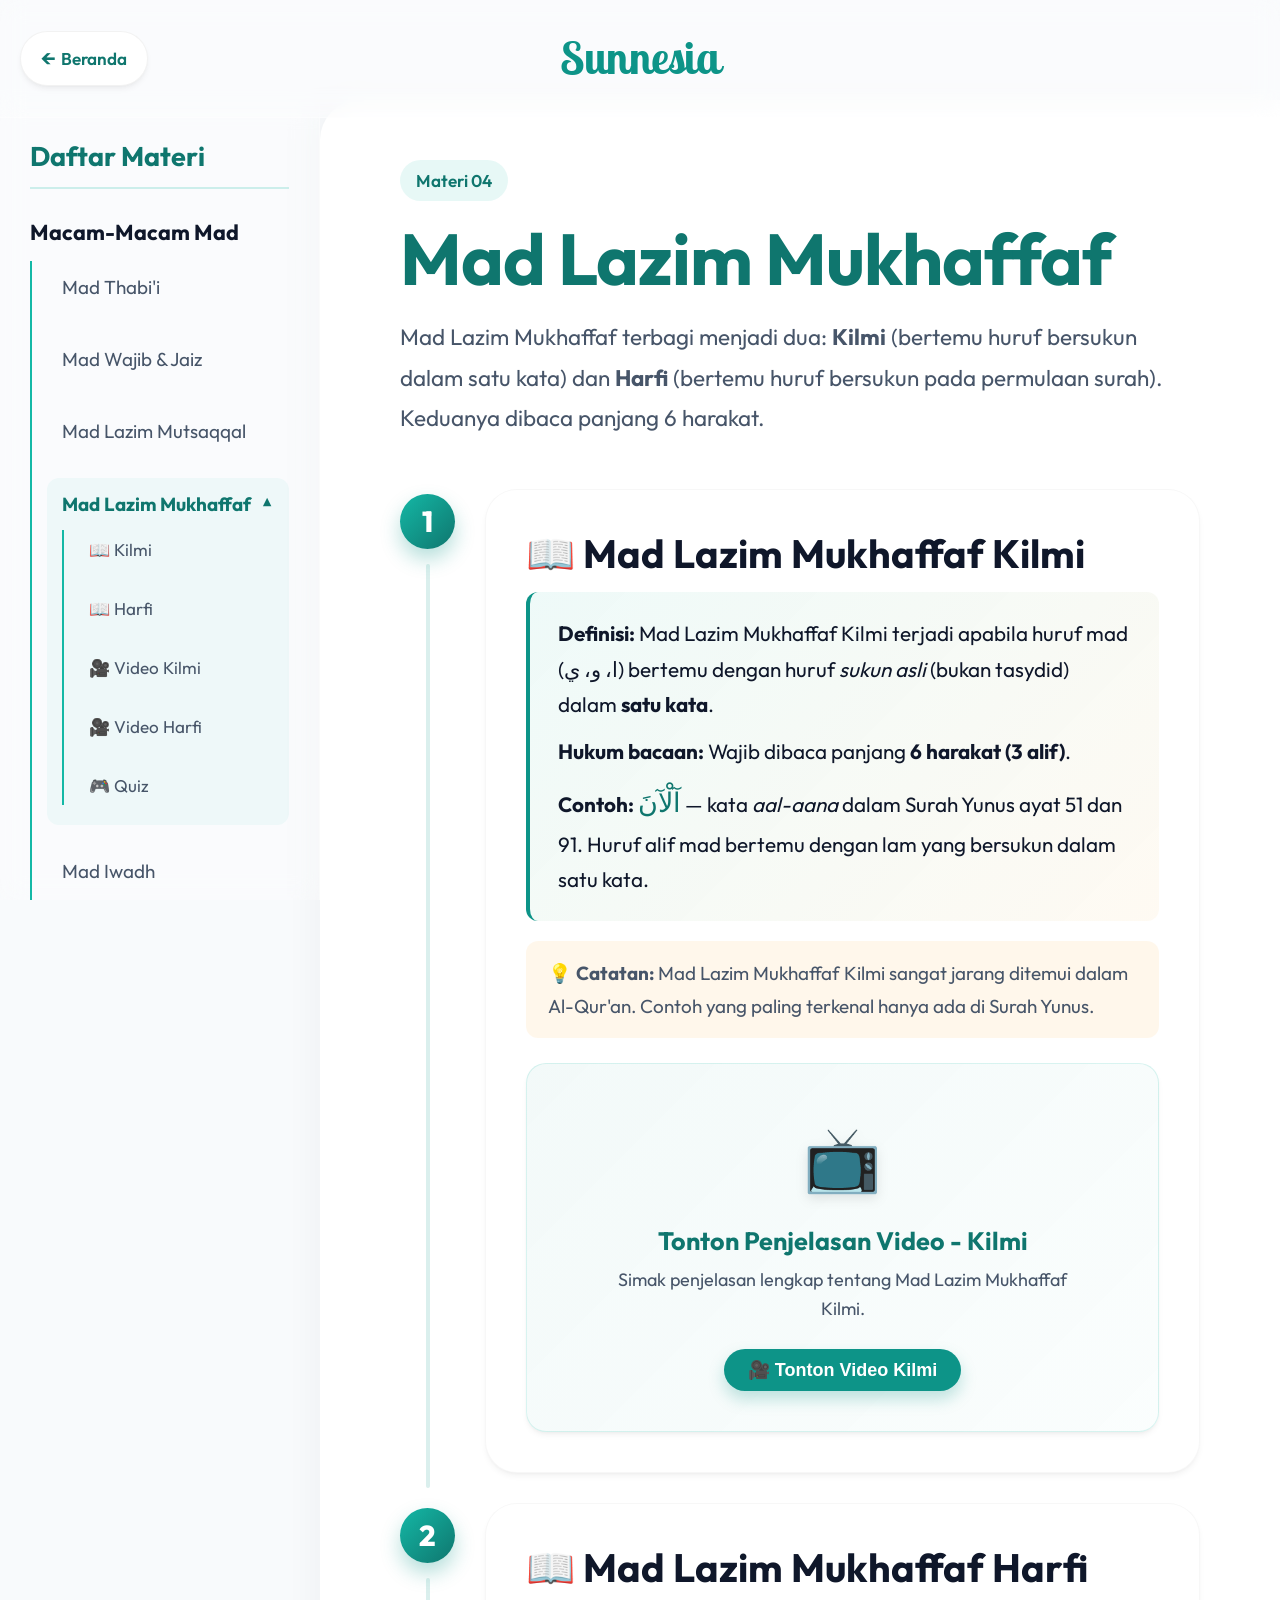
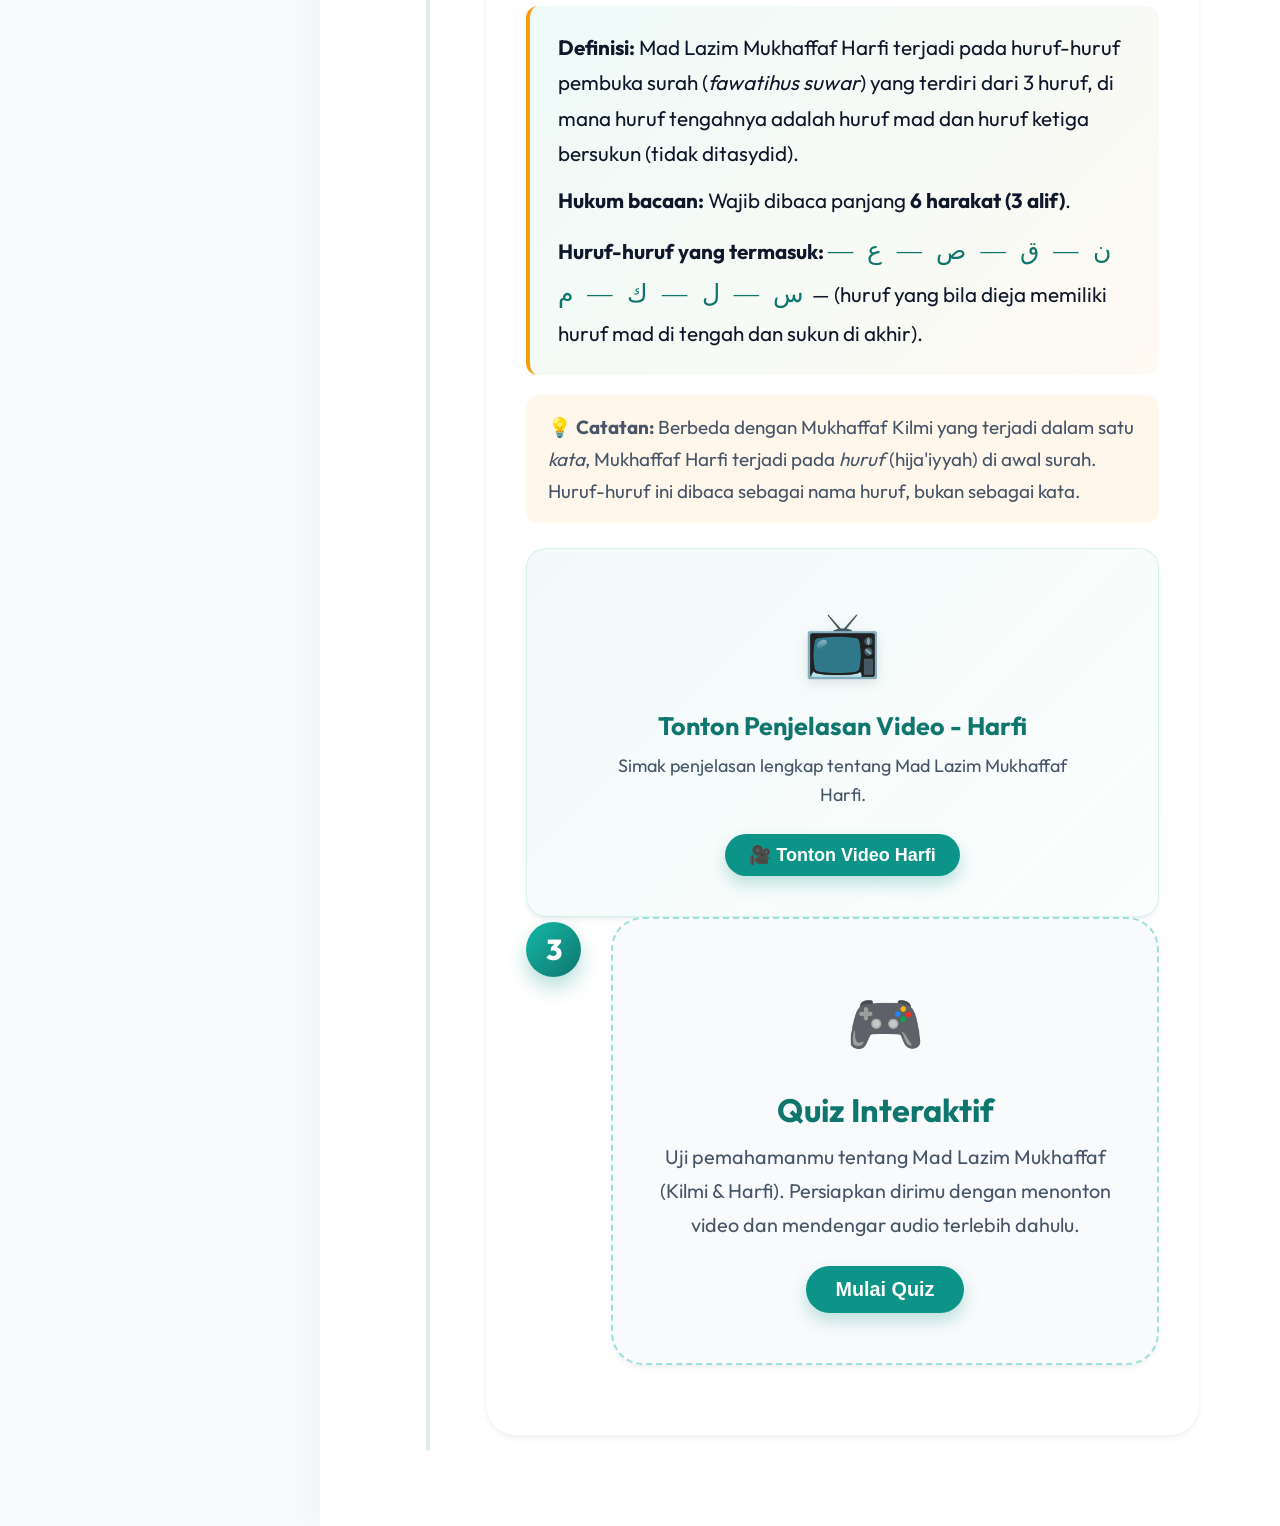
<file: mad,mukhafaf.html>
<!DOCTYPE html>
<html lang="id">

<head>
    <meta charset="UTF-8">
    <meta name="viewport" content="width=device-width, initial-scale=1.0">
    <title>Mad Lazim Mukhaffaf - SUNNESIA</title>
    <link rel="stylesheet" href="style.css?v=9">
    <link rel="manifest" href="manifest.json">
</head>

<body>
    <nav class="navbar">
        <div class="container nav-container"
            style="display: flex; justify-content: space-between; align-items: center; width: 100%;">
            <div style="flex: 1; display: flex; justify-content: flex-start;">
                <a href="index.html#fitur" class="btn-back" style="padding: 8px 20px; font-size: 0.95rem;">
                    <span style="margin-right: 6px; font-size: 1.2rem;">←</span> Beranda
                </a>
            </div>
            <div class="logo" style="flex: 1; text-align: center; justify-content: center;">
                <span
                    style="font-family: 'Lobster Two', cursive; font-size: 2.5rem; color: var(--primary-color);">Sunnesia</span>
            </div>
            <div style="flex: 1;"></div>
        </div>
    </nav>
    <div class="lms-container">
        <aside class="sidebar">
            <h3>Daftar Materi</h3>
            <ul>
                <li>
                    <strong>Macam-Macam Mad</strong>

                    
                    <ul class="sub-menu">
                        <li><a href="mad,thabii.html">Mad Thabi'i</a></li>
                        <li><a href="mad,wajib.html">Mad Wajib & Jaiz</a></li>
                        <li><a href="mad,mustaqqal.html">Mad Lazim Mutsaqqal</a></li>
                        <li>
                            <div style="background: rgba(20, 184, 166, 0.05); border-radius: var(--radius-small); margin-bottom: 5px; overflow: hidden;">
                                <div onclick="toggleSubMenu('sub-mukhafaf', 'icon-mukhafaf')" style="display: flex; justify-content: space-between; align-items: center; cursor: pointer; padding: 10px 15px;">
                                    <span style="color: var(--primary-dark); font-weight: 700; font-size: 1.05rem;">Mad Lazim Mukhaffaf</span>
                                    <span id="icon-mukhafaf" style="color: var(--primary-dark); font-size: 0.8rem; transition: transform 0.3s; transform: rotate(180deg);">▼</span>
                                </div>
                                <ul id="sub-mukhafaf" style="list-style: none; padding-left: 15px; margin-top: 0; border-left: 2px solid var(--primary-light); margin-left: 15px; margin-bottom: 10px; display: block;">
                                    <li><a href="#kilmi" style="font-size: 0.95rem; padding: 5px 10px; display: block;">📖 Kilmi</a></li>
                                    <li><a href="#harfi" style="font-size: 0.95rem; padding: 5px 10px; display: block;">📖 Harfi</a></li>
                                    <li><a href="javascript:void(0)" onclick="openVideoModal('https://www.youtube.com/embed/ywK7_SS0FhI?si=hqqZtcvTX8VnGvK7')" style="font-size: 0.95rem; padding: 5px 10px; display: block;">🎥 Video Kilmi</a></li>
                                    <li><a href="javascript:void(0)" onclick="openVideoModal('https://www.youtube.com/embed/zeZuCd-RUWs?si=Zrm3-9FhBQn9V9t5')" style="font-size: 0.95rem; padding: 5px 10px; display: block;">🎥 Video Harfi</a></li>
                                    <li><a href="#quiz" style="font-size: 0.95rem; padding: 5px 10px; display: block;">🎮 Quiz</a></li>
                                </ul>
                            </div>
                        </li>
                        <li><a href="mad,iwadh.html">Mad Iwadh</a></li>
                        <li><a href="mad,badal.html">Mad Badal</a></li>
                        <li><a href="mad,Arif.html">Mad 'Arid Lissukun</a></li>
                        <li><a href="mad,Layin.html">Mad Layin</a></li>
                        <li><a href="mad,Farqi.html">Mad Farqi</a></li>
                        <li><a href="mad,shilah.html">Mad Shilah</a></li>
                        <li><a href="mad,tamkin.html">Mad Tamkin</a></li>
                    </ul>
                </li>
            </ul>
        </aside>
        <main class="content-area">
            <header style="margin-bottom: 50px;">
                <span
                    style="display: inline-block; padding: 6px 16px; background: rgba(20, 184, 166, 0.1); color: var(--primary-dark); border-radius: 50px; font-weight: 600; margin-bottom: 15px; font-size: 0.95rem;">Materi
                    04</span>
                <h1>Mad Lazim Mukhaffaf</h1>
                <p style="font-size: 1.25rem;">Mad Lazim Mukhaffaf terbagi menjadi dua: <strong>Kilmi</strong> (bertemu huruf bersukun dalam satu kata) dan <strong>Harfi</strong> (bertemu huruf bersukun pada permulaan surah). Keduanya dibaca panjang 6 harakat.</p>
            </header>

            <!-- Step 1: Mukhaffaf Kilmi -->
            <section id="kilmi" class="learning-step">
                <div class="step-left">
                    <div class="step-number">1</div>
                    <div class="step-line"></div>
                </div>
                <div class="step-content">
                    <h2>📖 Mad Lazim Mukhaffaf Kilmi</h2>
                    <div
                        style="background: linear-gradient(135deg, rgba(20,184,166,0.07) 0%, rgba(245,158,11,0.05) 100%); border-left: 4px solid var(--primary-color); border-radius: var(--radius-small); padding: 24px 28px; margin-bottom: 20px;">
                        <p style="font-size: 1.15rem; margin-bottom: 12px;"><strong>Definisi:</strong> Mad Lazim
                            Mukhaffaf Kilmi terjadi apabila huruf mad (ا، و، ي) bertemu dengan huruf <em>sukun asli</em>
                            (bukan tasydid) dalam <strong>satu kata</strong>.</p>
                        <p style="font-size: 1.15rem; margin-bottom: 12px;"><strong>Hukum bacaan:</strong> Wajib dibaca
                            panjang <strong>6 harakat (3 alif)</strong>.</p>
                        <p style="font-size: 1.15rem; margin-bottom: 0;"><strong>Contoh:</strong> <span
                                style="font-family: serif; font-size: 1.5rem; color: var(--primary-dark);">آلْآنَ</span>
                            — kata <em>aal-aana</em> dalam Surah Yunus ayat 51 dan 91. Huruf alif mad bertemu dengan lam
                            yang bersukun dalam satu kata.</p>
                    </div>
                    <div
                        style="background: rgba(245,158,11,0.08); border-radius: var(--radius-small); padding: 16px 22px; margin-bottom: 25px;">
                        <p style="font-size: 1.05rem; color: var(--text-muted);">💡 <strong>Catatan:</strong> Mad Lazim
                            Mukhaffaf Kilmi sangat jarang ditemui dalam Al-Qur'an. Contoh yang paling terkenal hanya ada
                            di Surah Yunus.</p>
                    </div>
                    <div class="video-card-action">
                        <div class="video-icon">📺</div>
                        <h4>Tonton Penjelasan Video - Kilmi</h4>
                        <p>Simak penjelasan lengkap tentang Mad Lazim Mukhaffaf Kilmi.</p>
                        <button class="btn btn-primary" onclick="openVideoModal('https://www.youtube.com/embed/ywK7_SS0FhI?si=hqqZtcvTX8VnGvK7')" style="padding: 10px 24px; font-size: 1rem; border-radius: 50px;">
                            🎥 Tonton Video Kilmi
                        </button>
                    </div>
                </div>
            </section>

            <!-- Step 2: Mukhaffaf Harfi -->
            <section id="harfi" class="learning-step">
                <div class="step-left">
                    <div class="step-number">2</div>
                    <div class="step-line"></div>
                </div>
                <div class="step-content">
                    <h2>📖 Mad Lazim Mukhaffaf Harfi</h2>
                    <div
                        style="background: linear-gradient(135deg, rgba(20,184,166,0.07) 0%, rgba(245,158,11,0.05) 100%); border-left: 4px solid var(--secondary-color); border-radius: var(--radius-small); padding: 24px 28px; margin-bottom: 20px;">
                        <p style="font-size: 1.15rem; margin-bottom: 12px;"><strong>Definisi:</strong> Mad Lazim
                            Mukhaffaf Harfi terjadi pada huruf-huruf pembuka surah (<em>fawatihus suwar</em>) yang
                            terdiri dari 3 huruf, di mana huruf tengahnya adalah huruf mad dan huruf ketiga bersukun
                            (tidak ditasydid).</p>
                        <p style="font-size: 1.15rem; margin-bottom: 12px;"><strong>Hukum bacaan:</strong> Wajib dibaca
                            panjang <strong>6 harakat (3 alif)</strong>.</p>
                        <p style="font-size: 1.15rem; margin-bottom: 0;"><strong>Huruf-huruf yang termasuk:</strong>
                            <span
                                style="font-family: serif; font-size: 1.4rem; color: var(--primary-dark); letter-spacing: 4px;">ن
                                — ق — ص — ع — س — ل — ك — م</span> — (huruf yang bila dieja memiliki huruf mad di tengah
                            dan sukun di akhir).
                        </p>
                    </div>
                    <div
                        style="background: rgba(245,158,11,0.08); border-radius: var(--radius-small); padding: 16px 22px; margin-bottom: 25px;">
                        <p style="font-size: 1.05rem; color: var(--text-muted);">💡 <strong>Catatan:</strong> Berbeda
                            dengan Mukhaffaf Kilmi yang terjadi dalam satu <em>kata</em>, Mukhaffaf Harfi terjadi pada
                            <em>huruf</em> (hija'iyyah) di awal surah. Huruf-huruf ini dibaca sebagai nama huruf, bukan
                            sebagai kata.
                        </p>
                    </div>
                    <div class="video-card-action">
                        <div class="video-icon">📺</div>
                        <h4>Tonton Penjelasan Video - Harfi</h4>
                        <p>Simak penjelasan lengkap tentang Mad Lazim Mukhaffaf Harfi.</p>
                        <button class="btn btn-primary" onclick="openVideoModal('https://www.youtube.com/embed/zeZuCd-RUWs?si=Zrm3-9FhBQn9V9t5')" style="padding: 10px 24px; font-size: 1rem; border-radius: 50px;">
                            🎥 Tonton Video Harfi
                        </button>
                    </div>

                        <section id="quiz" class="learning-step">
                <div class="step-left">
                    <div class="step-number">3</div>
                </div>
                <div class="step-content"
                    style="background: var(--bg-main); border: 2px dashed rgba(20, 184, 166, 0.4); text-align: center; padding: 50px 30px;">
                    <div style="font-size: 3.5rem; margin-bottom: 15px;">🎮</div>
                    <h3 style="color: var(--primary-dark); margin-bottom: 10px; font-size: 1.8rem;">Quiz Interaktif</h3>
                    <p
                        style="color: var(--text-muted); margin-bottom: 25px; font-size: 1.1rem; max-width: 500px; margin-left: auto; margin-right: auto;">
                        Uji pemahamanmu tentang Mad Lazim Mukhaffaf (Kilmi & Harfi). Persiapkan dirimu dengan menonton video dan
                        mendengar audio terlebih dahulu.</p>
                    <button class="btn btn-primary" style="padding: 12px 30px; font-size: 1.1rem;"
                        onclick="startQuiz()">Mulai Quiz</button>
                </div>
            </section>
                </div>
            </section>

            <!-- Step 3: Quiz -->
        
        </main>
    </div>

    <script src="script.js?v=8"></script>
    <script>
        function toggleSubMenu(menuId, iconId) {
            const menu = document.getElementById(menuId);
            const icon = document.getElementById(iconId);
            if (menu.style.display === 'none') {
                menu.style.display = 'block';
                icon.style.transform = 'rotate(180deg)';
            } else {
                menu.style.display = 'none';
                icon.style.transform = 'rotate(0deg)';
            }
        }
    </script>
</body>

</html>
</file>
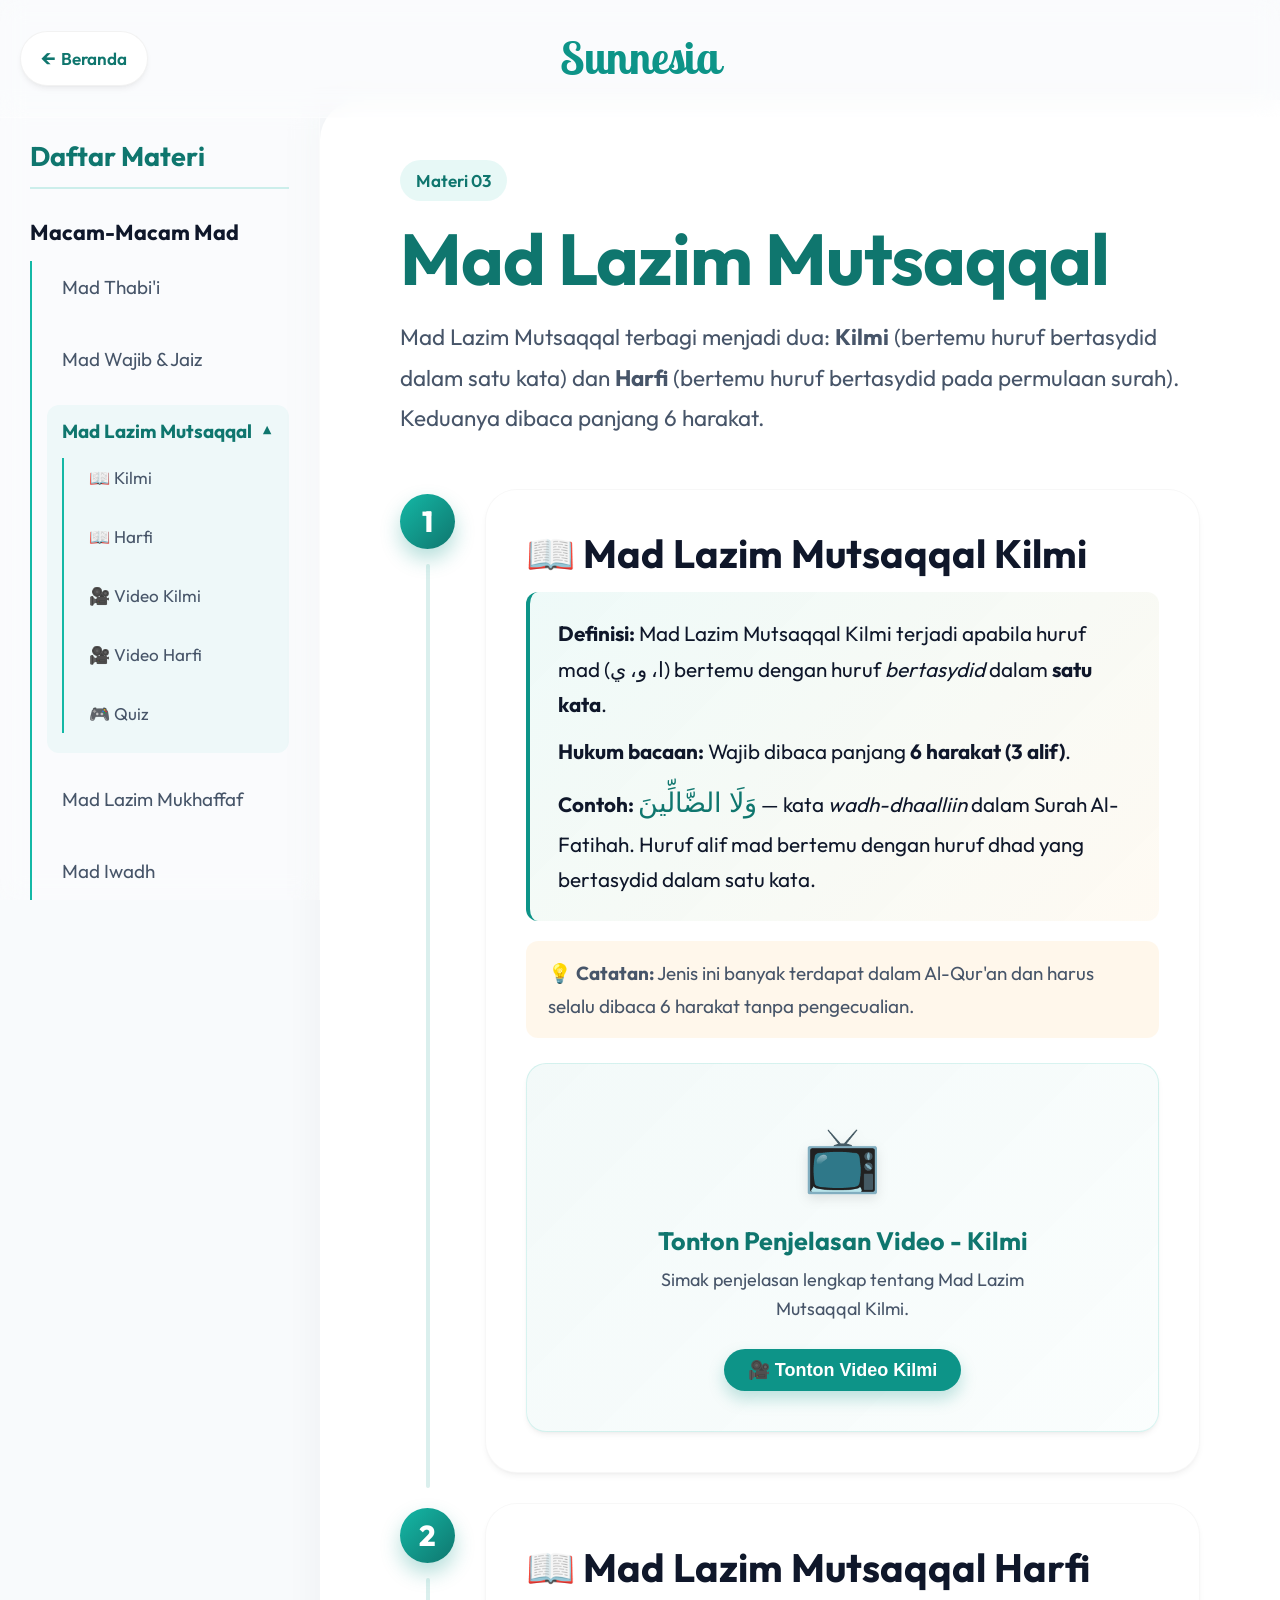
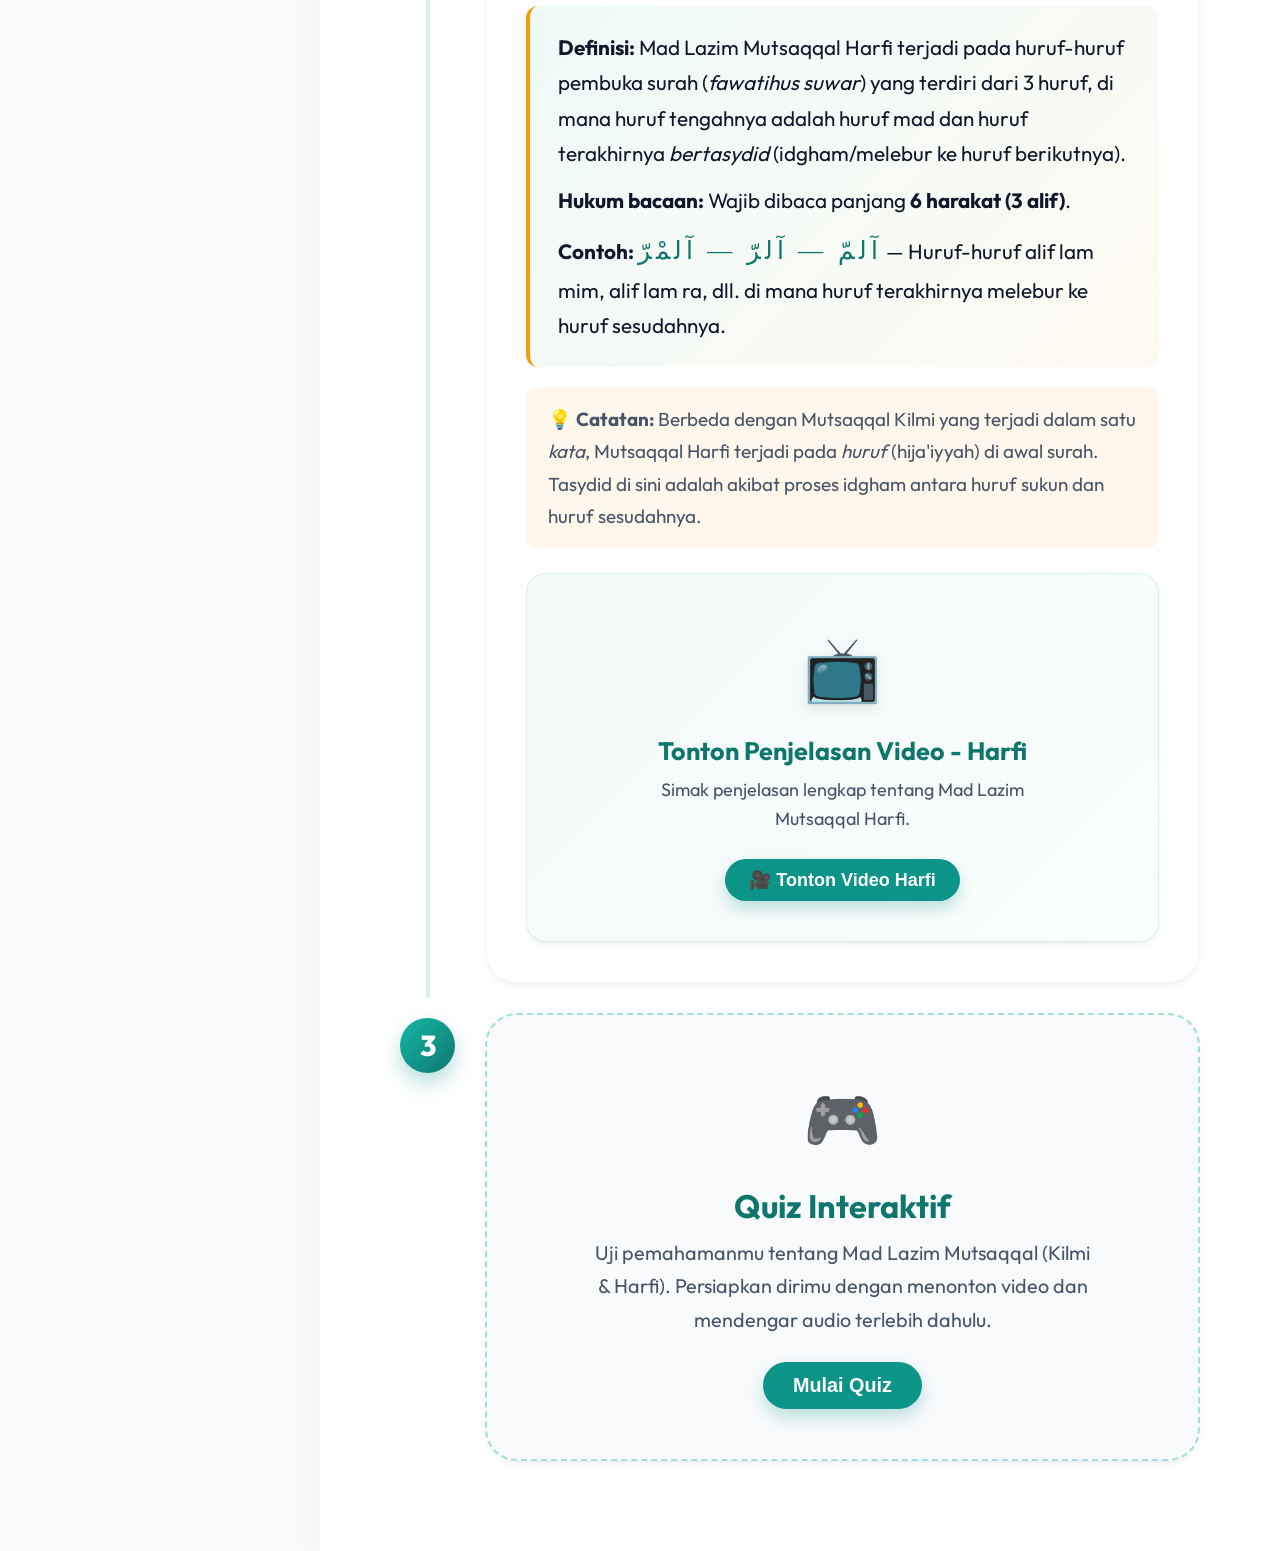
<file: mad,mustaqqal.html>
<!DOCTYPE html>
<html lang="id">

<head>
    <meta charset="UTF-8">
    <meta name="viewport" content="width=device-width, initial-scale=1.0">
    <title>Mad Lazim Mutsaqqal - SUNNESIA</title>
    <link rel="stylesheet" href="style.css?v=9">
    <link rel="manifest" href="manifest.json">
</head>

<body>
    <nav class="navbar">
        <div class="container nav-container"
            style="display: flex; justify-content: space-between; align-items: center; width: 100%;">
            <div style="flex: 1; display: flex; justify-content: flex-start;">
                <a href="index.html#fitur" class="btn-back" style="padding: 8px 20px; font-size: 0.95rem;">
                    <span style="margin-right: 6px; font-size: 1.2rem;">←</span> Beranda
                </a>
            </div>
            <div class="logo" style="flex: 1; text-align: center; justify-content: center;">
                <span
                    style="font-family: 'Lobster Two', cursive; font-size: 2.5rem; color: var(--primary-color);">Sunnesia</span>
            </div>
            <div style="flex: 1;"></div>
        </div>
    </nav>
    <div class="lms-container">
        <!-- Sidebar Navigation -->
        <aside class="sidebar">
            <h3>Daftar Materi</h3>
            <ul>
                <li>
                    <strong>Macam-Macam Mad</strong>

                    
                    <ul class="sub-menu">
                        <li><a href="mad,thabii.html">Mad Thabi'i</a></li>
                        <li><a href="mad,wajib.html">Mad Wajib & Jaiz</a></li>
                        <li>
                            <div style="background: rgba(20, 184, 166, 0.05); border-radius: var(--radius-small); margin-bottom: 5px; overflow: hidden;">
                                <div onclick="toggleSubMenu('sub-mustaqqal', 'icon-mustaqqal')" style="display: flex; justify-content: space-between; align-items: center; cursor: pointer; padding: 10px 15px;">
                                    <span style="color: var(--primary-dark); font-weight: 700; font-size: 1.05rem;">Mad Lazim Mutsaqqal</span>
                                    <span id="icon-mustaqqal" style="color: var(--primary-dark); font-size: 0.8rem; transition: transform 0.3s; transform: rotate(180deg);">▼</span>
                                </div>
                                <ul id="sub-mustaqqal" style="list-style: none; padding-left: 15px; margin-top: 0; border-left: 2px solid var(--primary-light); margin-left: 15px; margin-bottom: 10px; display: block;">
                                    <li><a href="#kilmi" style="font-size: 0.95rem; padding: 5px 10px; display: block;">📖 Kilmi</a></li>
                                    <li><a href="#harfi" style="font-size: 0.95rem; padding: 5px 10px; display: block;">📖 Harfi</a></li>
                                    <li><a href="javascript:void(0)" onclick="openVideoModal('https://www.youtube.com/embed/yZC2rApiHAw?si=rWN1J_J9TXFDXqwu')" style="font-size: 0.95rem; padding: 5px 10px; display: block;">🎥 Video Kilmi</a></li>
                                    <li><a href="javascript:void(0)" onclick="openVideoModal('https://www.youtube.com/embed/5qveje5AgsE?si=Xv_dGLDOmVF-doCA')" style="font-size: 0.95rem; padding: 5px 10px; display: block;">🎥 Video Harfi</a></li>
                                    <li><a href="#quiz" style="font-size: 0.95rem; padding: 5px 10px; display: block;">🎮 Quiz</a></li>
                                </ul>
                            </div>
                        </li>
                        <li><a href="mad,mukhafaf.html">Mad Lazim Mukhaffaf</a></li>
                        <li><a href="mad,iwadh.html">Mad Iwadh</a></li>
                        <li><a href="mad,badal.html">Mad Badal</a></li>
                        <li><a href="mad,Arif.html">Mad 'Arid Lissukun</a></li>
                        <li><a href="mad,Layin.html">Mad Layin</a></li>
                        <li><a href="mad,Farqi.html">Mad Farqi</a></li>
                        <li><a href="mad,shilah.html">Mad Shilah</a></li>
                        <li><a href="mad,tamkin.html">Mad Tamkin</a></li>
                    </ul>
                </li>
            </ul>
        </aside>

        <!-- Main Content Area -->
        <main class="content-area">
            <header style="margin-bottom: 50px;">
                <span
                    style="display: inline-block; padding: 6px 16px; background: rgba(20, 184, 166, 0.1); color: var(--primary-dark); border-radius: 50px; font-weight: 600; margin-bottom: 15px; font-size: 0.95rem;">Materi
                    03</span>
                <h1>Mad Lazim Mutsaqqal</h1>
                <p style="font-size: 1.25rem;">Mad Lazim Mutsaqqal terbagi menjadi dua: <strong>Kilmi</strong> (bertemu huruf bertasydid dalam satu kata) dan <strong>Harfi</strong> (bertemu huruf bertasydid pada permulaan surah). Keduanya dibaca panjang 6 harakat.</p>
            </header>

            <!-- Step 1: Mutsaqqal Kilmi -->
            <section id="kilmi" class="learning-step">
                <div class="step-left">
                    <div class="step-number">1</div>
                    <div class="step-line"></div>
                </div>
                <div class="step-content">
                    <h2>📖 Mad Lazim Mutsaqqal Kilmi</h2>
                    <div
                        style="background: linear-gradient(135deg, rgba(20,184,166,0.07) 0%, rgba(245,158,11,0.05) 100%); border-left: 4px solid var(--primary-color); border-radius: var(--radius-small); padding: 24px 28px; margin-bottom: 20px;">
                        <p style="font-size: 1.15rem; margin-bottom: 12px;"><strong>Definisi:</strong> Mad Lazim
                            Mutsaqqal Kilmi terjadi apabila huruf mad (ا، و، ي) bertemu dengan huruf <em>bertasydid</em>
                            dalam <strong>satu kata</strong>.</p>
                        <p style="font-size: 1.15rem; margin-bottom: 12px;"><strong>Hukum bacaan:</strong> Wajib dibaca
                            panjang <strong>6 harakat (3 alif)</strong>.</p>
                        <p style="font-size: 1.15rem; margin-bottom: 0;"><strong>Contoh:</strong> <span
                                style="font-family: serif; font-size: 1.5rem; color: var(--primary-dark);">وَلَا
                                الضَّالِّينَ</span> — kata <em>wadh-dhaalliin</em> dalam Surah Al-Fatihah. Huruf alif
                            mad bertemu dengan huruf dhad yang bertasydid dalam satu kata.</p>
                    </div>
                    <div
                        style="background: rgba(245,158,11,0.08); border-radius: var(--radius-small); padding: 16px 22px; margin-bottom: 25px;">
                        <p style="font-size: 1.05rem; color: var(--text-muted);">💡 <strong>Catatan:</strong> Jenis ini
                            banyak terdapat dalam Al-Qur'an dan harus selalu dibaca 6 harakat tanpa pengecualian.</p>
                    </div>
                    <div class="video-card-action">
                        <div class="video-icon">📺</div>
                        <h4>Tonton Penjelasan Video - Kilmi</h4>
                        <p>Simak penjelasan lengkap tentang Mad Lazim Mutsaqqal Kilmi.</p>
                        <button class="btn btn-primary" onclick="openVideoModal('https://www.youtube.com/embed/8Y6q577VuNA?si=FTbMu1xFU4N-qPUP')" style="padding: 10px 24px; font-size: 1rem; border-radius: 50px;">
                            🎥 Tonton Video Kilmi
                        </button>
                    </div>
                </div>
            </section>

            <!-- Step 2: Mutsaqqal Harfi -->
            <section id="harfi" class="learning-step">
                <div class="step-left">
                    <div class="step-number">2</div>
                    <div class="step-line"></div>
                </div>
                <div class="step-content">
                    <h2>📖 Mad Lazim Mutsaqqal Harfi</h2>
                    <div
                        style="background: linear-gradient(135deg, rgba(20,184,166,0.07) 0%, rgba(245,158,11,0.05) 100%); border-left: 4px solid var(--secondary-color); border-radius: var(--radius-small); padding: 24px 28px; margin-bottom: 20px;">
                        <p style="font-size: 1.15rem; margin-bottom: 12px;"><strong>Definisi:</strong> Mad Lazim
                            Mutsaqqal Harfi terjadi pada huruf-huruf pembuka surah (<em>fawatihus suwar</em>)
                            yang terdiri dari 3 huruf, di mana huruf tengahnya adalah huruf mad dan huruf
                            terakhirnya <em>bertasydid</em> (idgham/melebur ke huruf berikutnya).</p>
                        <p style="font-size: 1.15rem; margin-bottom: 12px;"><strong>Hukum bacaan:</strong> Wajib
                            dibaca panjang <strong>6 harakat (3 alif)</strong>.</p>
                        <p style="font-size: 1.15rem; margin-bottom: 0;"><strong>Contoh:</strong> <span
                                style="font-family: serif; font-size: 1.4rem; color: var(--primary-dark); letter-spacing: 4px;">آلمّ
                                — آلرّ — آلمْرّ</span> — Huruf-huruf alif lam mim, alif lam ra, dll. di mana
                            huruf terakhirnya melebur ke huruf sesudahnya.</p>
                    </div>
                    <div
                        style="background: rgba(245,158,11,0.08); border-radius: var(--radius-small); padding: 16px 22px; margin-bottom: 25px;">
                        <p style="font-size: 1.05rem; color: var(--text-muted);">💡 <strong>Catatan:</strong>
                            Berbeda dengan Mutsaqqal Kilmi yang terjadi dalam satu <em>kata</em>, Mutsaqqal
                            Harfi terjadi pada <em>huruf</em> (hija'iyyah) di awal surah. Tasydid di sini adalah
                            akibat proses idgham antara huruf sukun dan huruf sesudahnya.</p>
                    </div>
                    <div class="video-card-action">
                        <div class="video-icon">📺</div>
                        <h4>Tonton Penjelasan Video - Harfi</h4>
                        <p>Simak penjelasan lengkap tentang Mad Lazim Mutsaqqal Harfi.</p>
                        <button class="btn btn-primary" onclick="openVideoModal('https://www.youtube.com/embed/5qveje5AgsE?si=Xv_dGLDOmVF-doCA')" style="padding: 10px 24px; font-size: 1rem; border-radius: 50px;">
                            🎥 Tonton Video Harfi
                        </button>
                    </div>
                </div>
            </section>

            <!-- Step 3: Quiz -->
            <section id="quiz" class="learning-step">
                <div class="step-left">
                    <div class="step-number">3</div>
                </div>
                <div class="step-content"
                    style="background: var(--bg-main); border: 2px dashed rgba(20, 184, 166, 0.4); text-align: center; padding: 50px 30px;">
                    <div style="font-size: 3.5rem; margin-bottom: 15px;">🎮</div>
                    <h3 style="color: var(--primary-dark); margin-bottom: 10px; font-size: 1.8rem;">Quiz Interaktif</h3>
                    <p
                        style="color: var(--text-muted); margin-bottom: 25px; font-size: 1.1rem; max-width: 500px; margin-left: auto; margin-right: auto;">
                        Uji pemahamanmu tentang Mad Lazim Mutsaqqal (Kilmi & Harfi). Persiapkan dirimu dengan menonton video dan mendengar
                        audio terlebih dahulu.</p>
                    <button class="btn btn-primary" style="padding: 12px 30px; font-size: 1.1rem;"
                        onclick="startQuiz()">Mulai Quiz</button>
                </div>
            </section>
        </main>
    </div>

    <script src="script.js?v=8"></script>
    <script>
        function toggleSubMenu(menuId, iconId) {
            const menu = document.getElementById(menuId);
            const icon = document.getElementById(iconId);
            if (menu.style.display === 'none') {
                menu.style.display = 'block';
                icon.style.transform = 'rotate(180deg)';
            } else {
                menu.style.display = 'none';
                icon.style.transform = 'rotate(0deg)';
            }
        }
    </script>
</body>

</html>
</file>
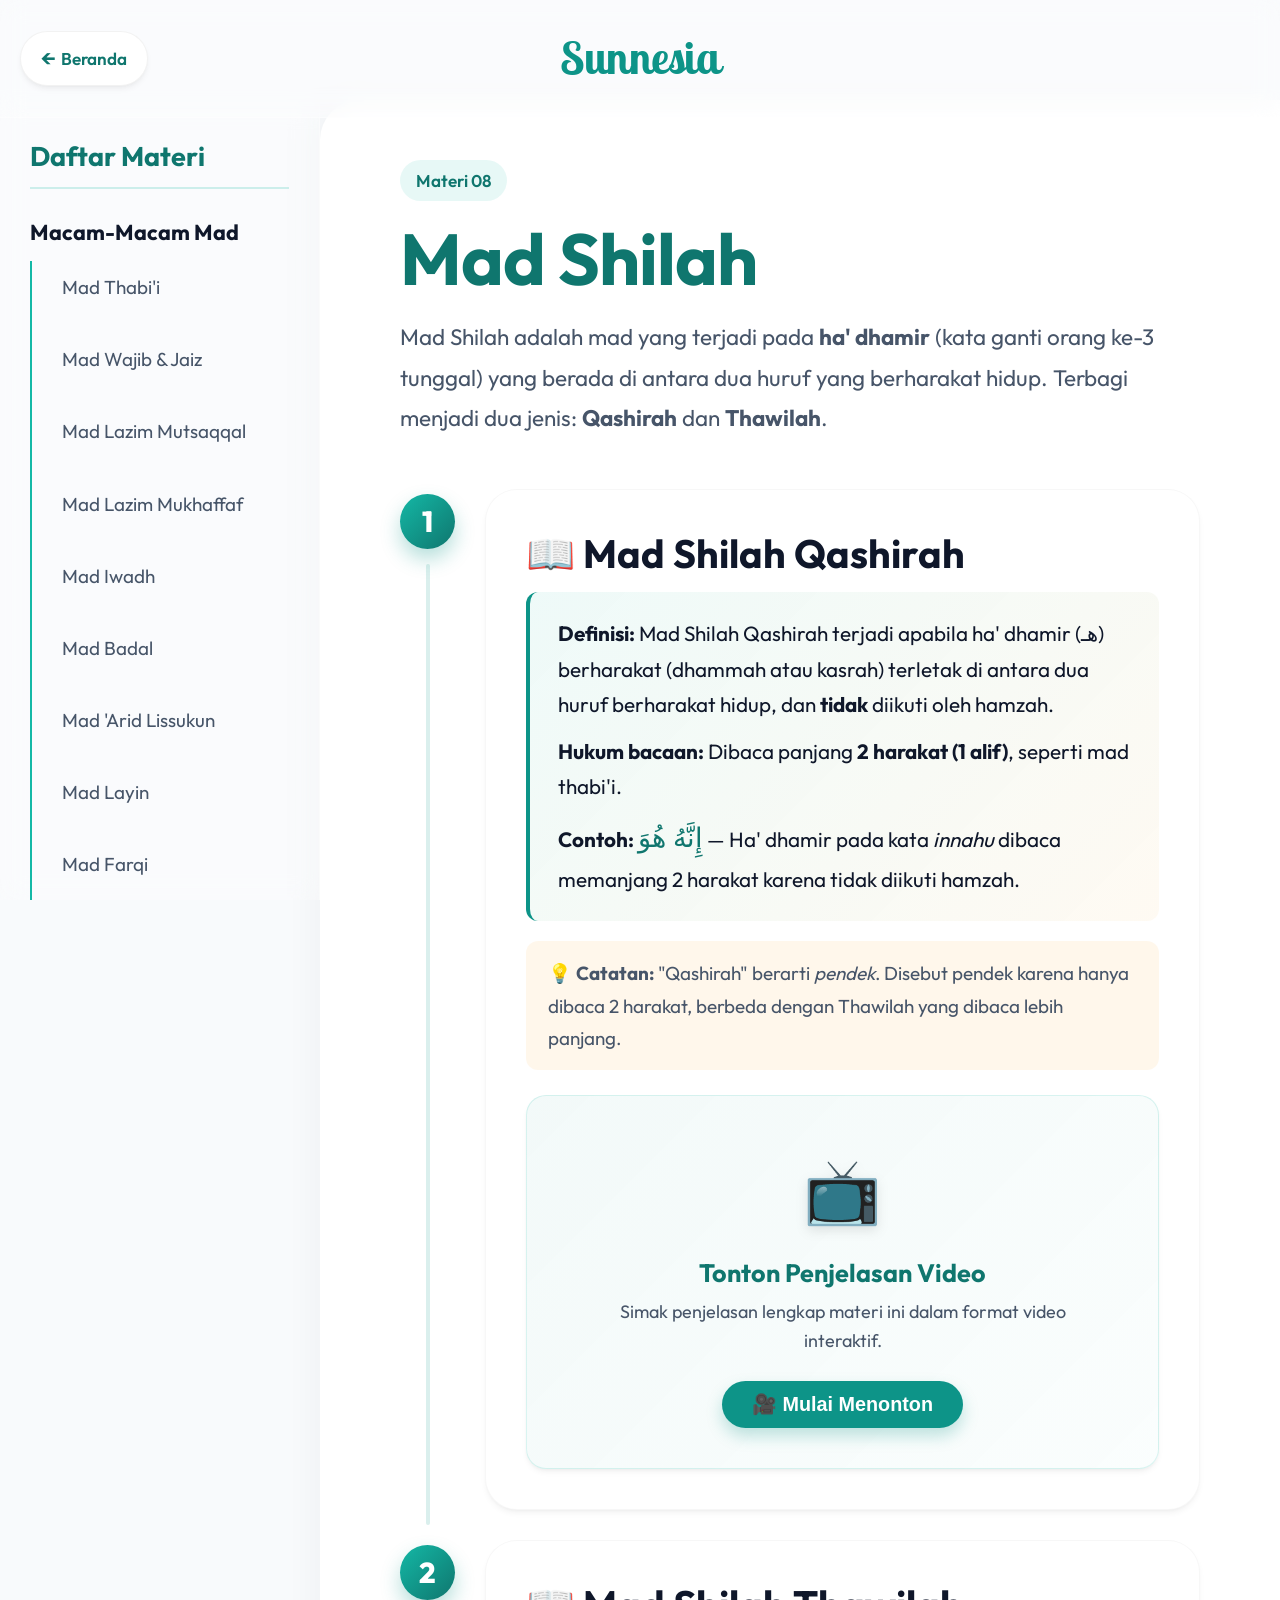
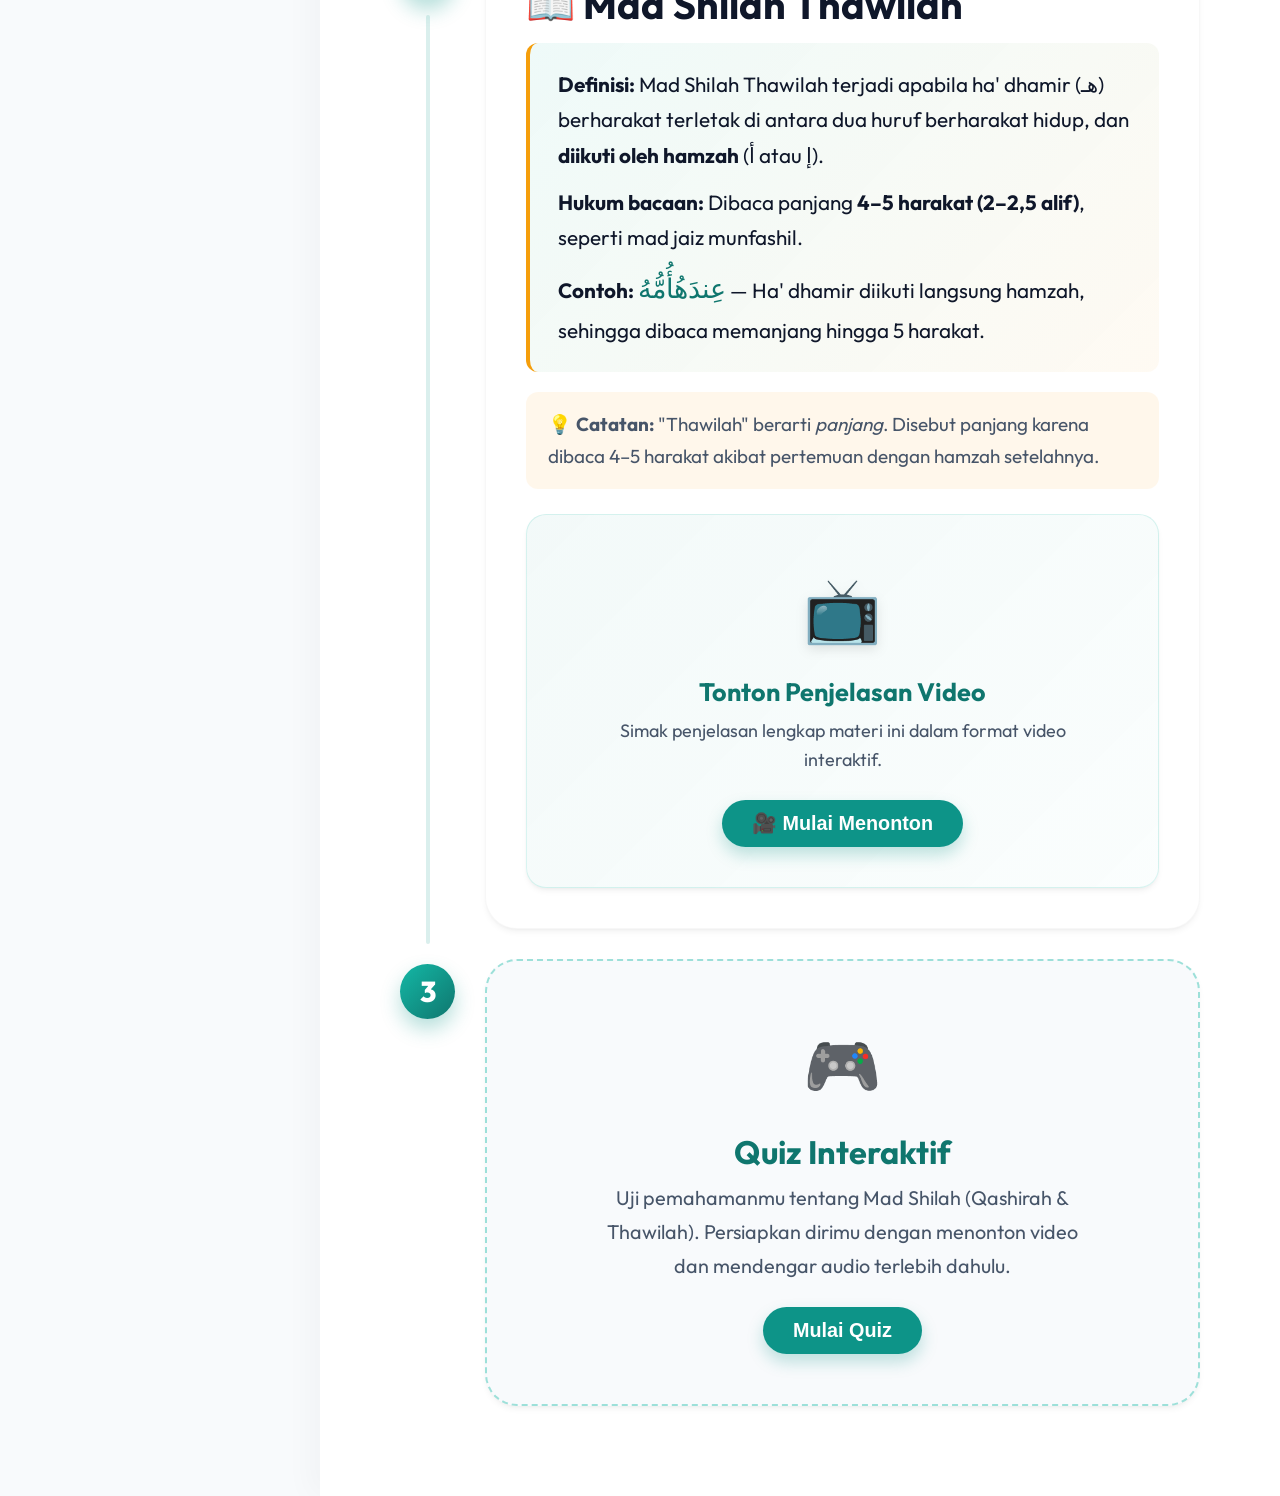
<file: mad,shilah.html>
<!DOCTYPE html>
<html lang="id">

<head>
    <meta charset="UTF-8">
    <meta name="viewport" content="width=device-width, initial-scale=1.0">
    <title>Mad Shilah - SUNNESIA</title>
    <link rel="stylesheet" href="style.css?v=9">
    <link rel="manifest" href="manifest.json">
</head>

<body>
    <nav class="navbar">
        <div class="container nav-container"
            style="display: flex; justify-content: space-between; align-items: center; width: 100%;">
            <div style="flex: 1; display: flex; justify-content: flex-start;">
                <a href="index.html#fitur" class="btn-back" style="padding: 8px 20px; font-size: 0.95rem;">
                    <span style="margin-right: 6px; font-size: 1.2rem;">←</span> Beranda
                </a>
            </div>
            <div class="logo" style="flex: 1; text-align: center; justify-content: center;">
                <span
                    style="font-family: 'Lobster Two', cursive; font-size: 2.5rem; color: var(--primary-color);">Sunnesia</span>
            </div>
            <div style="flex: 1;"></div>
        </div>
    </nav>
    <div class="lms-container">
        <!-- Sidebar Navigation -->
        <aside class="sidebar">
            <h3>Daftar Materi</h3>
            <ul>
                <li>
                    <strong>Macam-Macam Mad</strong>

                    
                    <ul class="sub-menu">
                        <li><a href="mad,thabii.html">Mad Thabi'i</a></li>
                        <li><a href="mad,wajib.html">Mad Wajib & Jaiz</a></li>
                        <li><a href="mad,mustaqqal.html">Mad Lazim Mutsaqqal</a></li>
                        <li><a href="mad,mukhafaf.html">Mad Lazim Mukhaffaf</a></li>
                        <li><a href="mad,iwadh.html">Mad Iwadh</a></li>
                        <li><a href="mad,badal.html">Mad Badal</a></li>
                        <li><a href="mad,Arif.html">Mad 'Arid Lissukun</a></li>
                        <li><a href="mad,Layin.html">Mad Layin</a></li>
                        <li><a href="mad,Farqi.html">Mad Farqi</a></li>
                        <li>
                            <div style="background: rgba(20, 184, 166, 0.05); border-radius: var(--radius-small); margin-bottom: 5px; overflow: hidden;">
                                <div onclick="toggleSubMenu('sub-shilah', 'icon-shilah')" style="display: flex; justify-content: space-between; align-items: center; cursor: pointer; padding: 10px 15px;">
                                    <span style="color: var(--primary-dark); font-weight: 700; font-size: 1.05rem;">Mad Shilah</span>
                                    <span id="icon-shilah" style="color: var(--primary-dark); font-size: 0.8rem; transition: transform 0.3s; transform: rotate(180deg);">▼</span>
                                </div>
                                <ul id="sub-shilah" style="list-style: none; padding-left: 15px; margin-top: 0; border-left: 2px solid var(--primary-light); margin-left: 15px; margin-bottom: 10px; display: block;">
                                    <li><a href="#qashirah" style="font-size: 0.95rem; padding: 5px 10px; display: block;">📖 Qashirah</a></li>
                                    <li><a href="#thawilah" style="font-size: 0.95rem; padding: 5px 10px; display: block;">📖 Thawilah</a></li>
                                    <li><a href="javascript:void(0)" onclick="openVideoModal('https://www.youtube.com/embed/xTqbYYnsdrw?si=pukF3pNZYno9bxVX')" style="font-size: 0.95rem; padding: 5px 10px; display: block;">🎥 Video</a></li>
                                    <li><a href="#quiz" style="font-size: 0.95rem; padding: 5px 10px; display: block;">🎮 Quiz</a></li>
                                </ul>
                            </div>
                        </li>
                        <li><a href="mad,tamkin.html">Mad Tamkin</a></li>
                    </ul>
                </li>
            </ul>
        </aside>

        <!-- Main Content Area -->
        <main class="content-area">
            <header style="margin-bottom: 50px;">
                <span
                    style="display: inline-block; padding: 6px 16px; background: rgba(20, 184, 166, 0.1); color: var(--primary-dark); border-radius: 50px; font-weight: 600; margin-bottom: 15px; font-size: 0.95rem;">Materi
                    08</span>
                <h1>Mad Shilah</h1>
                <p style="font-size: 1.25rem;">Mad Shilah adalah mad yang terjadi pada <strong>ha' dhamir</strong> (kata
                    ganti orang ke-3 tunggal) yang berada di antara dua huruf yang berharakat hidup. Terbagi menjadi dua
                    jenis: <strong>Qashirah</strong> dan <strong>Thawilah</strong>.</p>
            </header>

            <!-- Sub-section: Shilah Qashirah -->
            <section id="qashirah" class="learning-step">
                <div class="step-left">
                    <div class="step-number">1</div>
                    <div class="step-line"></div>
                </div>
                <div class="step-content">
                    <h2>📖 Mad Shilah Qashirah</h2>
                    <div
                        style="background: linear-gradient(135deg, rgba(20,184,166,0.07) 0%, rgba(245,158,11,0.05) 100%); border-left: 4px solid var(--primary-color); border-radius: var(--radius-small); padding: 24px 28px; margin-bottom: 20px;">
                        <p style="font-size: 1.15rem; margin-bottom: 12px;"><strong>Definisi:</strong> Mad Shilah
                            Qashirah terjadi apabila ha' dhamir (هـ) berharakat (dhammah atau kasrah) terletak di antara
                            dua huruf berharakat hidup, dan <strong>tidak</strong> diikuti oleh hamzah.</p>
                        <p style="font-size: 1.15rem; margin-bottom: 12px;"><strong>Hukum bacaan:</strong> Dibaca
                            panjang <strong>2 harakat (1 alif)</strong>, seperti mad thabi'i.</p>
                        <p style="font-size: 1.15rem; margin-bottom: 0;"><strong>Contoh:</strong> <span
                                style="font-family: serif; font-size: 1.5rem; color: var(--primary-dark);">إِنَّهُ
                                هُوَ</span> — Ha' dhamir pada kata <em>innahu</em> dibaca memanjang 2 harakat karena
                            tidak diikuti hamzah.</p>
                    </div>
                    <div
                        style="background: rgba(245,158,11,0.08); border-radius: var(--radius-small); padding: 16px 22px;">
                        <p style="font-size: 1.05rem; color: var(--text-muted);">💡 <strong>Catatan:</strong> "Qashirah"
                            berarti <em>pendek</em>. Disebut pendek karena hanya dibaca 2 harakat, berbeda dengan
                            Thawilah yang dibaca lebih panjang.</p>
                    </div>
                    <div class="video-card-action" style="margin-top: 25px;">
                        <div class="video-icon">📺</div>
                        <h4>Tonton Penjelasan Video</h4>
                        <p>Simak penjelasan lengkap materi ini dalam format video interaktif.</p>
                        <button class="btn btn-primary" onclick="openVideoModal('https://www.youtube.com/embed/Dc3Z9Ns5mtw?si=2uYFKLj6LH11vWXg')" style="padding: 12px 30px; font-size: 1.1rem; border-radius: 50px;">
                            🎥 Mulai Menonton
                        </button>
                    </div>
                </div>
            </section>

            <!-- Sub-section: Shilah Thawilah -->
            <section id="thawilah" class="learning-step">
                <div class="step-left">
                    <div class="step-number">2</div>
                    <div class="step-line"></div>
                </div>
                <div class="step-content">
                    <h2>📖 Mad Shilah Thawilah</h2>
                    <div
                        style="background: linear-gradient(135deg, rgba(20,184,166,0.07) 0%, rgba(245,158,11,0.05) 100%); border-left: 4px solid var(--secondary-color); border-radius: var(--radius-small); padding: 24px 28px; margin-bottom: 20px;">
                        <p style="font-size: 1.15rem; margin-bottom: 12px;"><strong>Definisi:</strong> Mad Shilah
                            Thawilah terjadi apabila ha' dhamir (هـ) berharakat terletak di antara dua huruf berharakat
                            hidup, dan <strong>diikuti oleh hamzah</strong> (أ atau إ).</p>
                        <p style="font-size: 1.15rem; margin-bottom: 12px;"><strong>Hukum bacaan:</strong> Dibaca
                            panjang <strong>4–5 harakat (2–2,5 alif)</strong>, seperti mad jaiz munfashil.</p>
                        <p style="font-size: 1.15rem; margin-bottom: 0;"><strong>Contoh:</strong> <span
                                style="font-family: serif; font-size: 1.5rem; color: var(--primary-dark);">عِندَهُأُمُّهُ</span>
                            — Ha' dhamir diikuti langsung hamzah, sehingga dibaca memanjang hingga 5 harakat.</p>
                    </div>
                    <div
                        style="background: rgba(245,158,11,0.08); border-radius: var(--radius-small); padding: 16px 22px;">
                        <p style="font-size: 1.05rem; color: var(--text-muted);">💡 <strong>Catatan:</strong> "Thawilah"
                            berarti <em>panjang</em>. Disebut panjang karena dibaca 4–5 harakat akibat pertemuan dengan
                            hamzah setelahnya.</p>
                    </div>
                    <div class="video-card-action" style="margin-top: 25px;">
                        <div class="video-icon">📺</div>
                        <h4>Tonton Penjelasan Video</h4>
                        <p>Simak penjelasan lengkap materi ini dalam format video interaktif.</p>
                        <button class="btn btn-primary" onclick="openVideoModal('https://www.youtube.com/embed/xTqbYYnsdrw?si=pukF3pNZYno9bxVX')" style="padding: 12px 30px; font-size: 1.1rem; border-radius: 50px;">
                            🎥 Mulai Menonton
                        </button>
                    </div>
                </div>
            </section>

     

            <section id="quiz" class="learning-step">
                <div class="step-left">
                    <div class="step-number">3</div>
                </div>
                <div class="step-content"
                    style="background: var(--bg-main); border: 2px dashed rgba(20, 184, 166, 0.4); text-align: center; padding: 50px 30px;">
                    <div style="font-size: 3.5rem; margin-bottom: 15px;">🎮</div>
                    <h3 style="color: var(--primary-dark); margin-bottom: 10px; font-size: 1.8rem;">Quiz Interaktif</h3>
                    <p
                        style="color: var(--text-muted); margin-bottom: 25px; font-size: 1.1rem; max-width: 500px; margin-left: auto; margin-right: auto;">
                        Uji pemahamanmu tentang Mad Shilah (Qashirah & Thawilah). Persiapkan dirimu dengan menonton
                        video dan mendengar
                        audio terlebih dahulu.</p>
                    <button class="btn btn-primary" style="padding: 12px 30px; font-size: 1.1rem;"
                        onclick="startQuiz()">Mulai Quiz</button>
                </div>
            </section>
        </main>
    </div>

    <script src="script.js?v=8"></script>
    <script>
        function toggleSubMenu(menuId, iconId) {
            const menu = document.getElementById(menuId);
            const icon = document.getElementById(iconId);
            if (menu.style.display === 'none') {
                menu.style.display = 'block';
                icon.style.transform = 'rotate(180deg)';
            } else {
                menu.style.display = 'none';
                icon.style.transform = 'rotate(0deg)';
            }
        }
    </script>
</body>

</html>
</file>
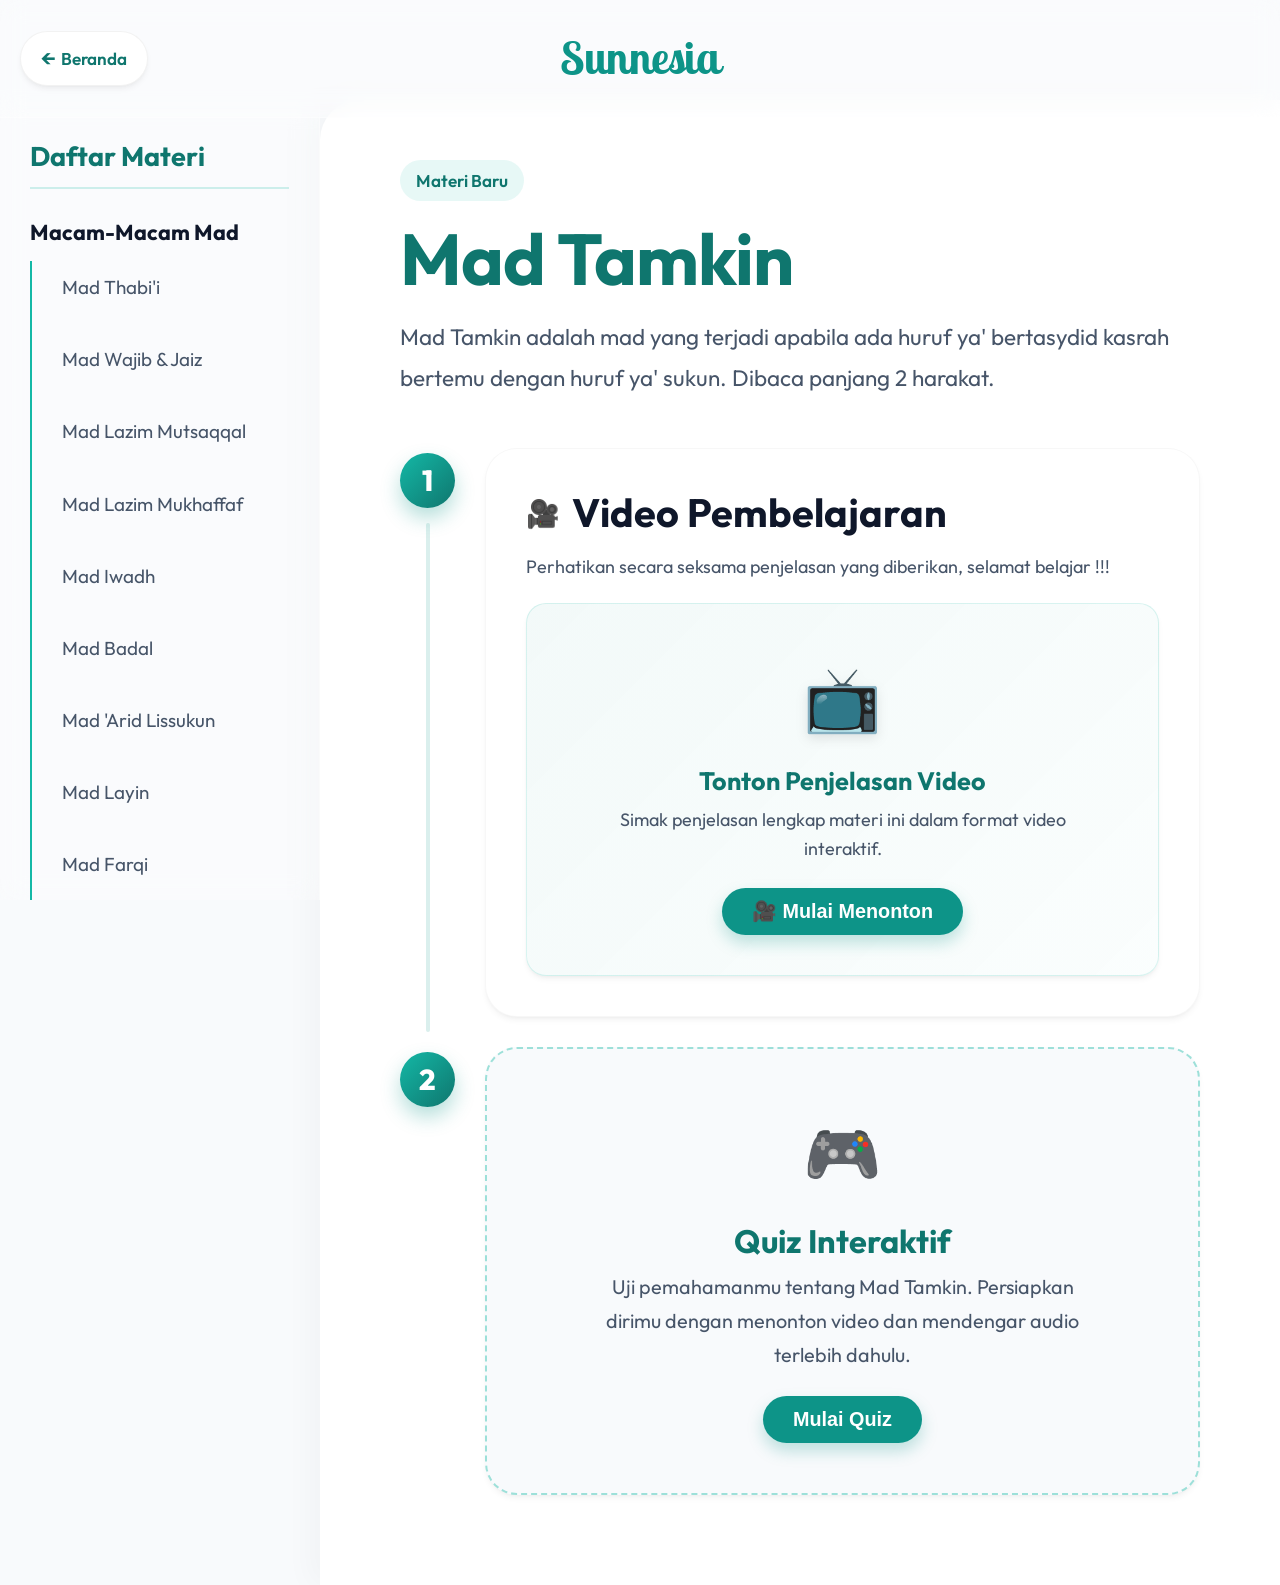
<file: mad,tamkin.html>
<!DOCTYPE html>
<html lang="id">

<head>
    <meta charset="UTF-8">
    <meta name="viewport" content="width=device-width, initial-scale=1.0">
    <title>Mad Tamkin - SUNNESIA</title>
    <link rel="stylesheet" href="style.css?v=9">
    <link rel="manifest" href="manifest.json">
</head>

<body>

    <nav class="navbar">
        <div class="container nav-container"
            style="display: flex; justify-content: space-between; align-items: center; width: 100%;">
            <div style="flex: 1; display: flex; justify-content: flex-start;">
                <a href="index.html#fitur" class="btn-back" style="padding: 8px 20px; font-size: 0.95rem;">
                    <span style="margin-right: 6px; font-size: 1.2rem;">←</span> Beranda
                </a>
            </div>
            <div class="logo" style="flex: 1; text-align: center; justify-content: center;">
                <span
                    style="font-family: 'Lobster Two', cursive; font-size: 2.5rem; color: var(--primary-color);">Sunnesia</span>
            </div>
            <div style="flex: 1;"></div>
        </div>
    </nav>

    <div class="lms-container">
        <!-- Sidebar Navigation -->
        <aside class="sidebar">
            <h3>Daftar Materi</h3>
            <ul>
                <li>
                    <strong>Macam-Macam Mad</strong>

                    
                    <ul class="sub-menu">
                        <li><a href="mad,thabii.html">Mad Thabi'i</a></li>
                        <li><a href="mad,wajib.html">Mad Wajib & Jaiz</a></li>
                        <li><a href="mad,mustaqqal.html">Mad Lazim Mutsaqqal</a></li>
                        <li><a href="mad,mukhafaf.html">Mad Lazim Mukhaffaf</a></li>
                        <li><a href="mad,iwadh.html">Mad Iwadh</a></li>
                        <li><a href="mad,badal.html">Mad Badal</a></li>
                        <li><a href="mad,Arif.html">Mad 'Arid Lissukun</a></li>
                        <li><a href="mad,Layin.html">Mad Layin</a></li>
                        <li><a href="mad,Farqi.html">Mad Farqi</a></li>
                        <li><a href="mad,shilah.html">Mad Shilah</a></li>
                        <li>
                            <div style="background: rgba(20, 184, 166, 0.05); border-radius: var(--radius-small); margin-bottom: 5px; overflow: hidden;">
                                <div onclick="toggleSubMenu('sub-tamkin', 'icon-tamkin')" style="display: flex; justify-content: space-between; align-items: center; cursor: pointer; padding: 10px 15px;">
                                    <span style="color: var(--primary-dark); font-weight: 700; font-size: 1.05rem;">Mad Tamkin</span>
                                    <span id="icon-tamkin" style="color: var(--primary-dark); font-size: 0.8rem; transition: transform 0.3s; transform: rotate(180deg);">▼</span>
                                </div>
                                <ul id="sub-tamkin" style="list-style: none; padding-left: 15px; margin-top: 0; border-left: 2px solid var(--primary-light); margin-left: 15px; margin-bottom: 10px; display: block;">
                                    <li><a href="javascript:void(0)" onclick="openVideoModal('https://www.youtube.com/embed/yyLg4MaNa0o?si=DE-o4gyX9YRTAWR2')" style="font-size: 0.95rem; padding: 5px 10px; display: block;">🎥 Video</a></li>
                                    <li><a href="#quiz" style="font-size: 0.95rem; padding: 5px 10px; display: block;">🎮 Quiz</a></li>
                                </ul>
                            </div>
                        </li>
                    </ul>
                </li>
            </ul>
        </aside>

        <!-- Main Content Area -->
        <main class="content-area">
            <header style="margin-bottom: 50px;">
                <span
                    style="display: inline-block; padding: 6px 16px; background: rgba(20, 184, 166, 0.1); color: var(--primary-dark); border-radius: 50px; font-weight: 600; margin-bottom: 15px; font-size: 0.95rem;">Materi
                    Baru</span>
                <h1>Mad Tamkin</h1>
                <p style="font-size: 1.25rem;">Mad Tamkin adalah mad yang terjadi apabila ada huruf ya' bertasydid
                    kasrah bertemu dengan huruf ya' sukun. Dibaca panjang 2 harakat.</p>
            </header>

            <!-- Step 1: Video -->
            <section id="video" class="learning-step">
                <div class="step-left">
                    <div class="step-number">1</div>
                    <div class="step-line"></div>
                </div>
                <div class="step-content">
                    <h2><span style="font-size: 1.5rem;">🎥</span> Video Pembelajaran</h2>
                    <p style="color: var(--text-muted); margin-bottom: 20px;">Perhatikan secara seksama penjelasan yang diberikan, selamat belajar !!!</p>
                    <div class="video-card-action">
                        <div class="video-icon">📺</div>
                        <h4>Tonton Penjelasan Video</h4>
                        <p>Simak penjelasan lengkap materi ini dalam format video interaktif.</p>
                        <button class="btn btn-primary" onclick="openVideoModal('https://www.youtube.com/embed/yyLg4MaNa0o?si=DE-o4gyX9YRTAWR2')" style="padding: 12px 30px; font-size: 1.1rem; border-radius: 50px;">
                            🎥 Mulai Menonton
                        </button>
                    </div>
                </div>
            </section>



            <!-- Step 3: Quiz -->
            <section id="quiz" class="learning-step">
                <div class="step-left">
                    <div class="step-number">2</div>
                </div>
                <div class="step-content"
                    style="background: var(--bg-main); border: 2px dashed rgba(20, 184, 166, 0.4); text-align: center; padding: 50px 30px;">
                    <div style="font-size: 3.5rem; margin-bottom: 15px;">🎮</div>
                    <h3 style="color: var(--primary-dark); margin-bottom: 10px; font-size: 1.8rem;">Quiz Interaktif</h3>
                    <p
                        style="color: var(--text-muted); margin-bottom: 25px; font-size: 1.1rem; max-width: 500px; margin-left: auto; margin-right: auto;">
                        Uji pemahamanmu tentang Mad Tamkin. Persiapkan dirimu dengan menonton video dan mendengar audio
                        terlebih dahulu.</p>
                    <button class="btn btn-primary" style="padding: 12px 30px; font-size: 1.1rem;"
                        onclick="startQuiz()">Mulai Quiz</button>
                </div>
            </section>
        </main>
    </div>

    <script src="script.js?v=8"></script>
    <script>
        // Logika untuk Accordion Sub-Bab
        function toggleSubMenu(menuId, iconId) {
            const menu = document.getElementById(menuId);
            const icon = document.getElementById(iconId);

            if (menu.style.display === 'none') {
                menu.style.display = 'block';
                icon.style.transform = 'rotate(180deg)'; // Panah ke atas
            } else {
                menu.style.display = 'none';
                icon.style.transform = 'rotate(0deg)'; // Panah ke bawah
            }
        }
    </script>
</body>

</html>
</file>
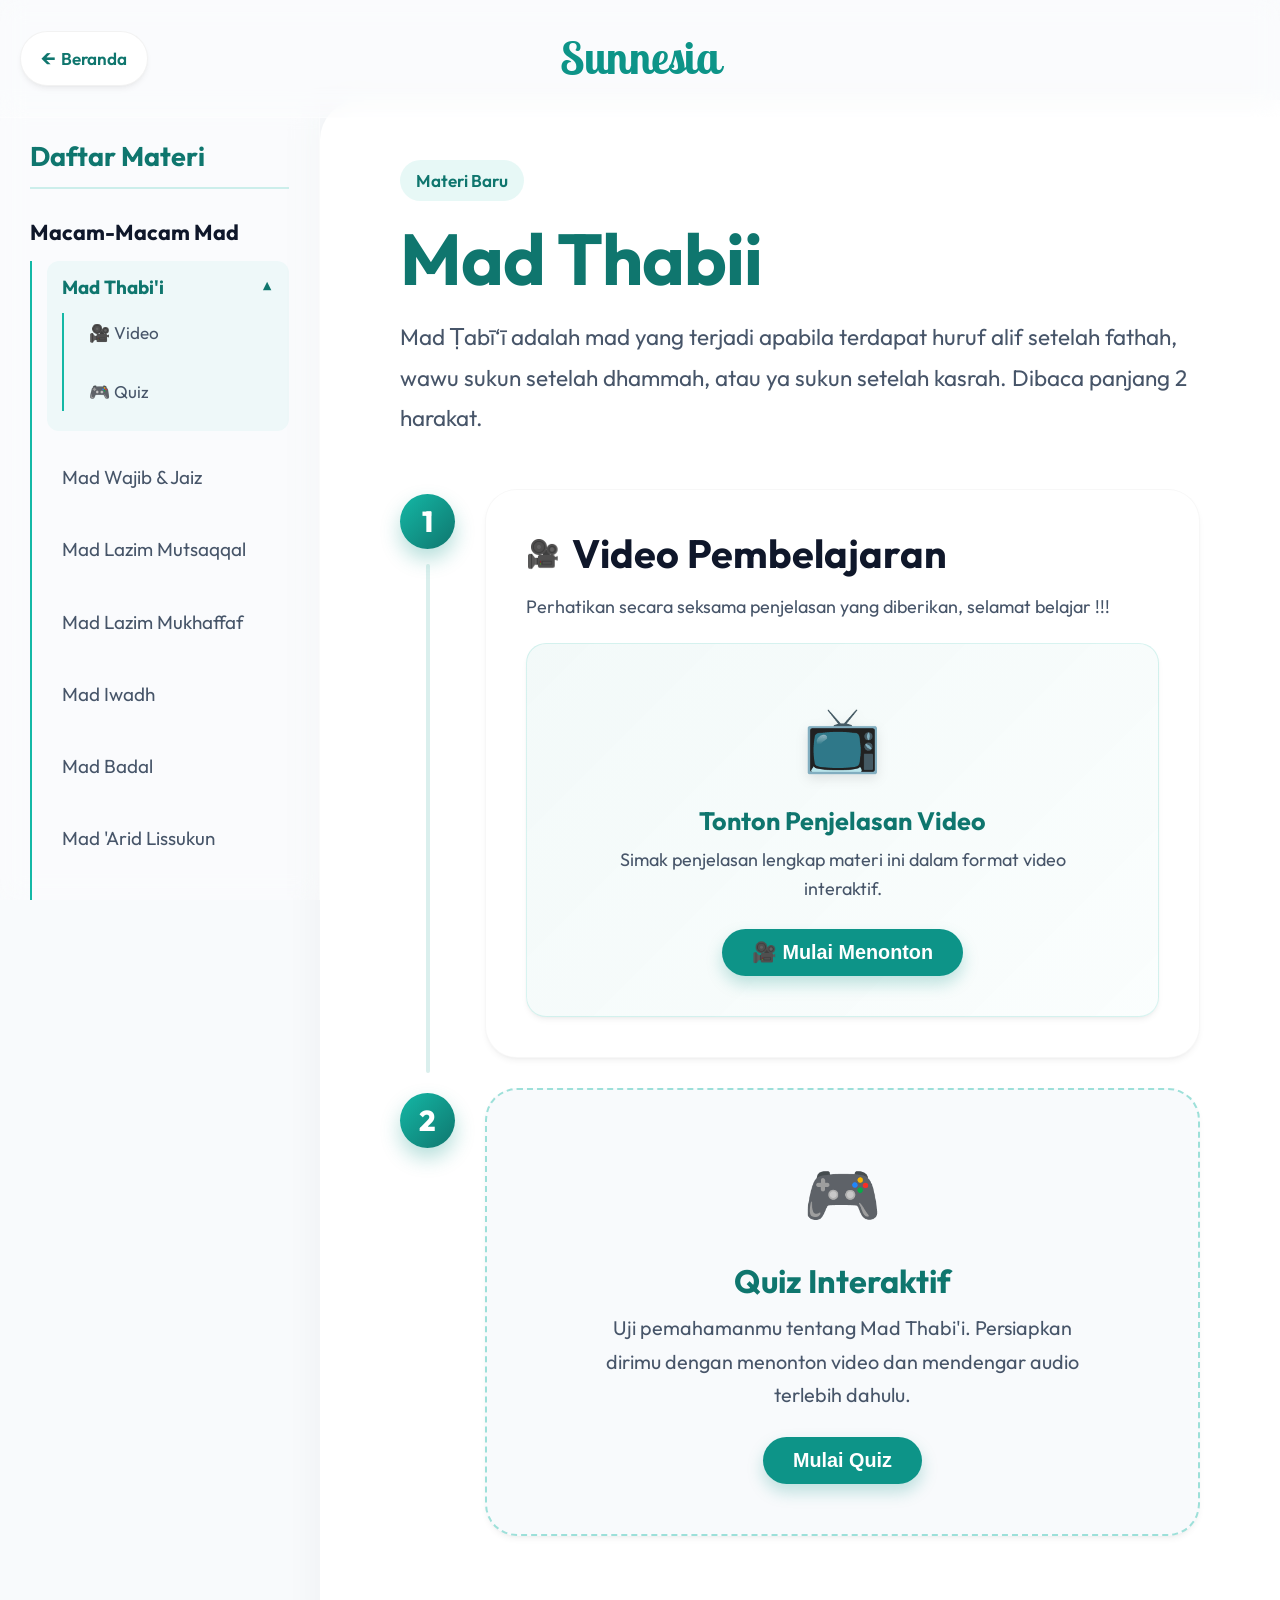
<file: mad,thabii.html>
<!DOCTYPE html>
<html lang="id">

<head>
    <meta charset="UTF-8">
    <meta name="viewport" content="width=device-width, initial-scale=1.0">
    <title>Mad Thabi'i - SUNNESIA</title>
    <link rel="stylesheet" href="style.css?v=9">
<link rel="manifest" href="manifest.json">
</head>

<body>

    <nav class="navbar">
        <div class="container nav-container"
            style="display: flex; justify-content: space-between; align-items: center; width: 100%;">
            <div style="flex: 1; display: flex; justify-content: flex-start;">
                <a href="index.html#fitur" class="btn-back" style="padding: 8px 20px; font-size: 0.95rem;">
                    <span style="margin-right: 6px; font-size: 1.2rem;">←</span> Beranda
                </a>
            </div>
            <div class="logo" style="flex: 1; text-align: center; justify-content: center;">
                <span
                    style="font-family: 'Lobster Two', cursive; font-size: 2.5rem; color: var(--primary-color);">Sunnesia</span>
            </div>
            <div style="flex: 1;"></div>
        </div>
    </nav>

    <div class="lms-container">
        <!-- Sidebar Navigation -->
        <aside class="sidebar">
            <h3>Daftar Materi</h3>
            <ul>
                <li>
                    <strong>Macam-Macam Mad</strong>
                    
                    
                    <ul class="sub-menu">
                        <li>
                            <div style="background: rgba(20, 184, 166, 0.05); border-radius: var(--radius-small); margin-bottom: 5px; overflow: hidden;">
                                <div onclick="toggleSubMenu('sub-thabii', 'icon-thabii')" style="display: flex; justify-content: space-between; align-items: center; cursor: pointer; padding: 10px 15px;">
                                    <span style="color: var(--primary-dark); font-weight: 700; font-size: 1.05rem;">Mad Thabi'i</span>
                                    <span id="icon-thabii" style="color: var(--primary-dark); font-size: 0.8rem; transition: transform 0.3s; transform: rotate(180deg);">▼</span>
                                </div>
                                <ul id="sub-thabii" style="list-style: none; padding-left: 15px; margin-top: 0; border-left: 2px solid var(--primary-light); margin-left: 15px; margin-bottom: 10px; display: block;">
                                    <li><a href="javascript:void(0)" onclick="openVideoModal('https://www.youtube.com/embed/ivSxkSnkXV0?si=765nuuBvyxKiVxA0')" style="font-size: 0.95rem; padding: 5px 10px; display: block;">🎥 Video</a></li>
                                    <li><a href="#quiz" style="font-size: 0.95rem; padding: 5px 10px; display: block;">🎮 Quiz</a></li>
                                </ul>
                            </div>
                        </li>
                        <li><a href="mad,wajib.html">Mad Wajib & Jaiz</a></li>
                        <li><a href="mad,mustaqqal.html">Mad Lazim Mutsaqqal</a></li>
                        <li><a href="mad,mukhafaf.html">Mad Lazim Mukhaffaf</a></li>
                        <li><a href="mad,iwadh.html">Mad Iwadh</a></li>
                        <li><a href="mad,badal.html">Mad Badal</a></li>
                        <li><a href="mad,Arif.html">Mad 'Arid Lissukun</a></li>
                        <li><a href="mad,Layin.html">Mad Layin</a></li>
                        <li><a href="mad,Farqi.html">Mad Farqi</a></li>
                        <li><a href="mad,shilah.html">Mad Shilah</a></li>
                        <li><a href="mad,tamkin.html">Mad Tamkin</a></li>
                    </ul>
                </li>
            </ul>
        </aside>

        <!-- Main Content Area -->
         <main class="content-area">
            <header style="margin-bottom: 50px;">
                <span
                    style="display: inline-block; padding: 6px 16px; background: rgba(20, 184, 166, 0.1); color: var(--primary-dark); border-radius: 50px; font-weight: 600; margin-bottom: 15px; font-size: 0.95rem;">Materi
                    Baru</span>
                <h1>Mad Thabii</h1>
                <p style="font-size: 1.25rem;">Mad Ṭabī‘ī adalah mad yang terjadi apabila terdapat huruf alif setelah fathah, wawu sukun setelah dhammah, atau ya sukun setelah kasrah. Dibaca panjang 2 harakat.</p>
            </header>

            <!-- Step 1: Video -->
            <section id="video" class="learning-step">
                <div class="step-left">
                    <div class="step-number">1</div>
                    <div class="step-line"></div>
                </div>
                <div class="step-content">
                    <h2><span style="font-size: 1.5rem;">🎥</span> Video Pembelajaran</h2>
                    <p style="color: var(--text-muted); margin-bottom: 20px;">Perhatikan secara seksama penjelasan yang diberikan, selamat belajar !!!</p>
                    <div class="video-card-action">
                        <div class="video-icon">📺</div>
                        <h4>Tonton Penjelasan Video</h4>
                        <p>Simak penjelasan lengkap materi ini dalam format video interaktif.</p>
                        <button class="btn btn-primary" onclick="openVideoModal('https://www.youtube.com/embed/WK9mAz2Jdwg?si=POoQk8IYTl-qbmv1' )" style="padding: 12px 30px; font-size: 1.1rem; border-radius: 50px;">
                            🎥 Mulai Menonton
                        </button>
                    </div>
                </div>
            </section>

            

            <!-- Step 3: Quiz -->
            <section id="quiz" class="learning-step">
                <div class="step-left">
                    <div class="step-number">2</div>
                </div>
                <div class="step-content"
                    style="background: var(--bg-main); border: 2px dashed rgba(20, 184, 166, 0.4); text-align: center; padding: 50px 30px;">
                    <div style="font-size: 3.5rem; margin-bottom: 15px;">🎮</div>
                    <h3 style="color: var(--primary-dark); margin-bottom: 10px; font-size: 1.8rem;">Quiz Interaktif</h3>
                    <p
                        style="color: var(--text-muted); margin-bottom: 25px; font-size: 1.1rem; max-width: 500px; margin-left: auto; margin-right: auto;">
                        Uji pemahamanmu tentang Mad Thabi'i. Persiapkan dirimu dengan menonton video dan mendengar audio
                        terlebih dahulu.</p>
                    <button class="btn btn-primary" style="padding: 12px 30px; font-size: 1.1rem;"
                        onclick="startQuiz()">Mulai Quiz</button>
                </div>
            </section>
        </main>
    </div>

    <script src="script.js?v=8"></script>
    <script>
        // Logika untuk Accordion Sub-Bab
        function toggleSubMenu(menuId, iconId) {
            const menu = document.getElementById(menuId);
            const icon = document.getElementById(iconId);

            if (menu.style.display === 'none') {
                menu.style.display = 'block';
                icon.style.transform = 'rotate(180deg)'; // Panah ke atas
            } else {
                menu.style.display = 'none';
                icon.style.transform = 'rotate(0deg)'; // Panah ke bawah
            }
        }
    </script>
</body>

</html>
</file>
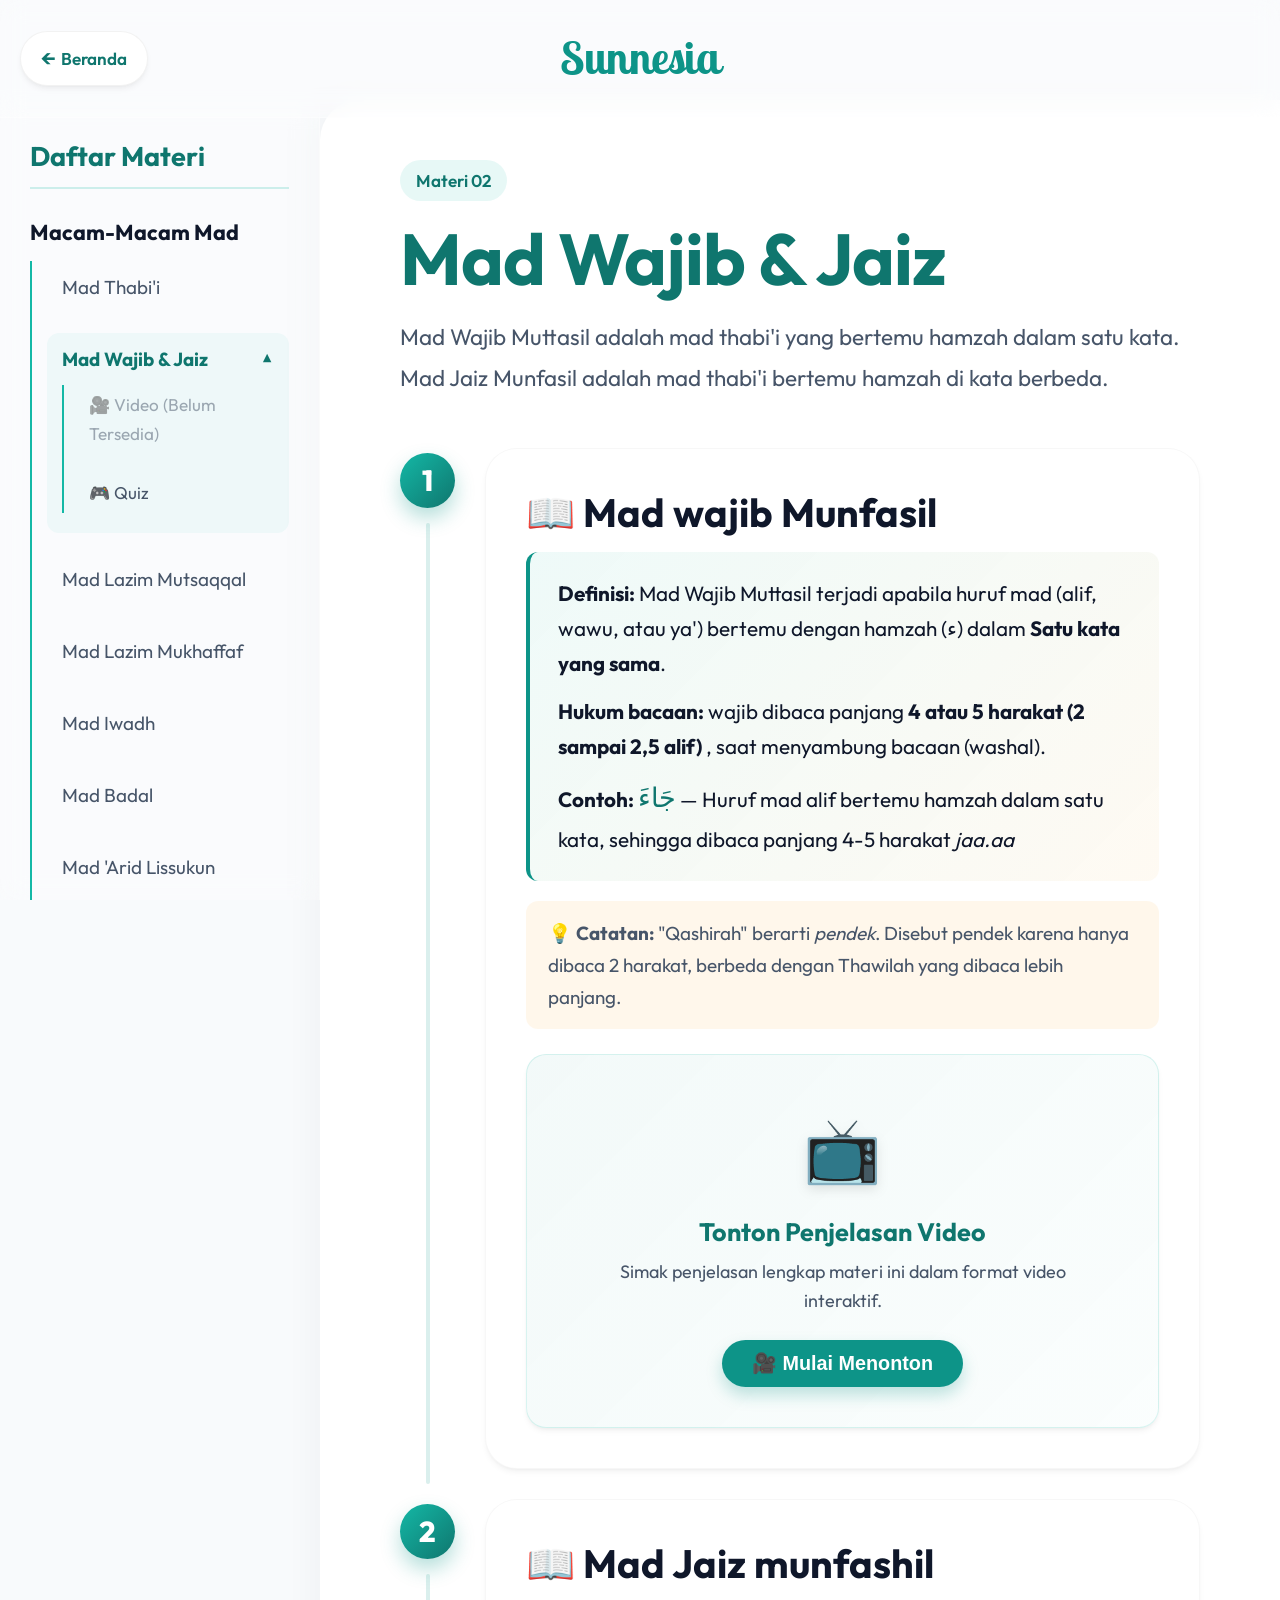
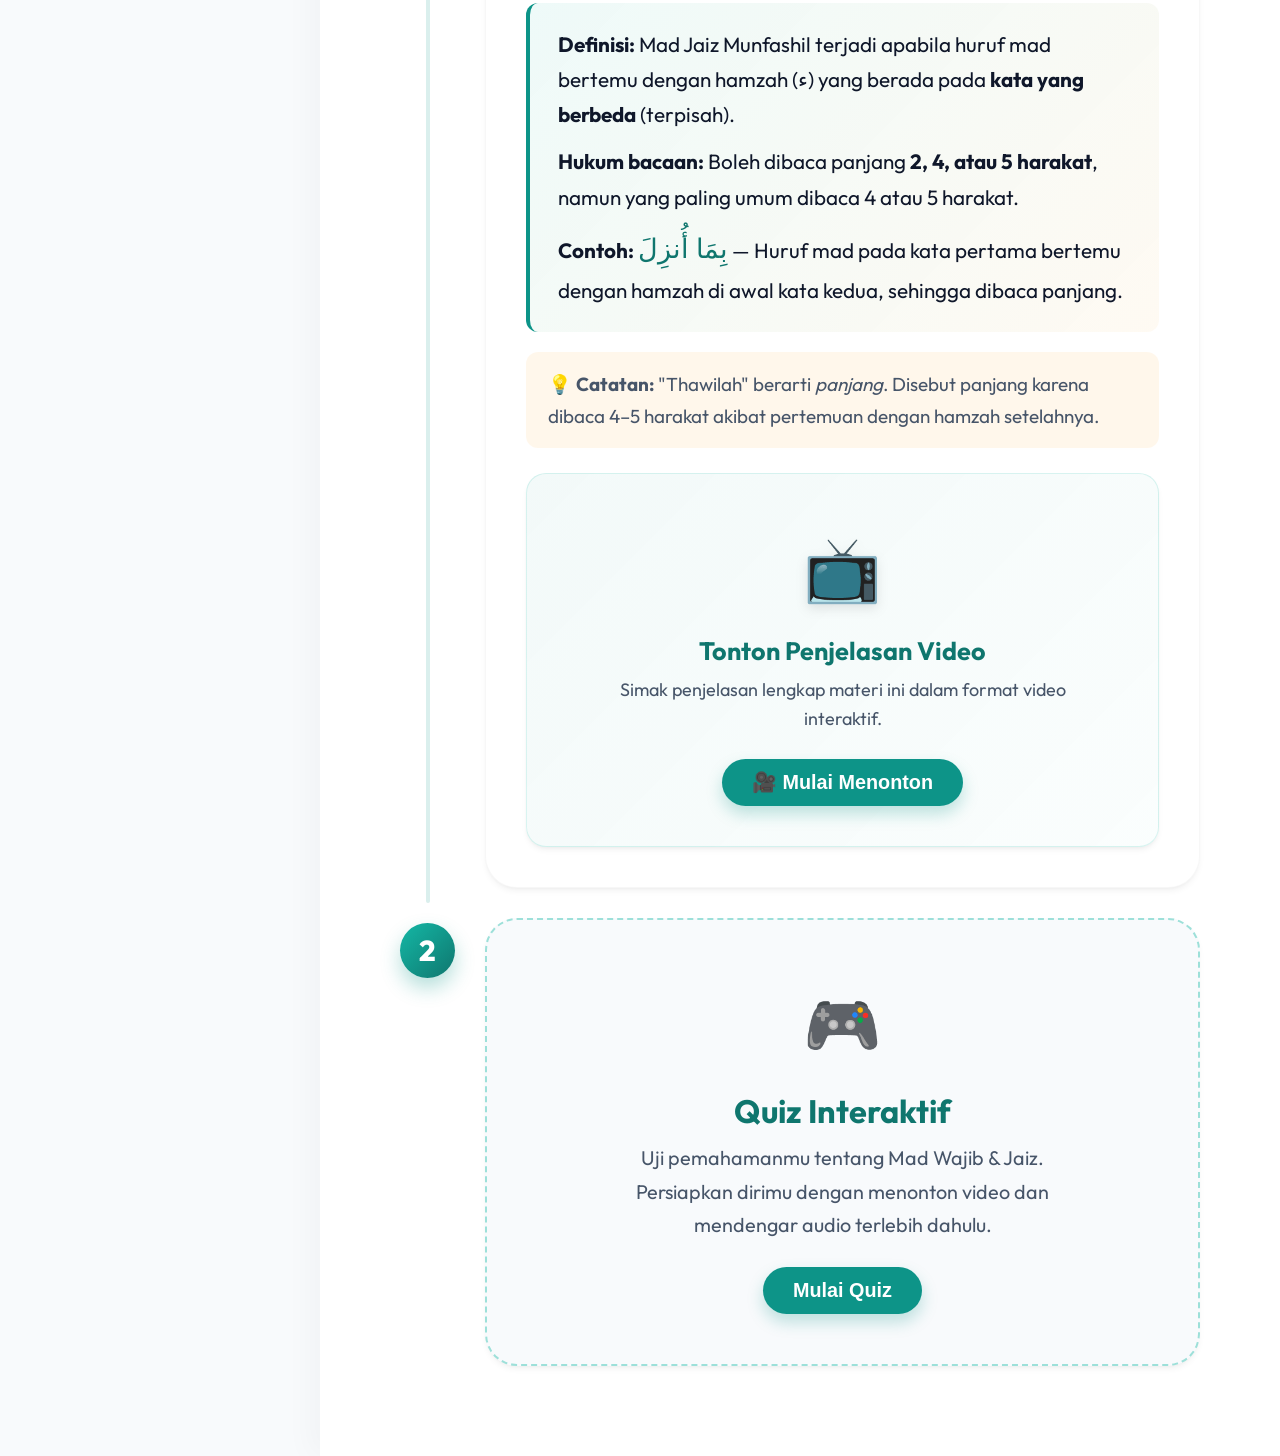
<file: mad,wajib.html>
<!DOCTYPE html>
<html lang="id">

<head>
    <meta charset="UTF-8">
    <meta name="viewport" content="width=device-width, initial-scale=1.0">
    <title>Mad Wajib & Jaiz - SUNNESIA</title>
    <link rel="stylesheet" href="style.css?v=9">
<link rel="manifest" href="manifest.json">
</head>

<body>
    <nav class="navbar">
        <div class="container nav-container"
            style="display: flex; justify-content: space-between; align-items: center; width: 100%;">
            <div style="flex: 1; display: flex; justify-content: flex-start;">
                <a href="index.html#fitur" class="btn-back" style="padding: 8px 20px; font-size: 0.95rem;">
                    <span style="margin-right: 6px; font-size: 1.2rem;">←</span> Beranda
                </a>
            </div>
            <div class="logo" style="flex: 1; text-align: center; justify-content: center;">
                <span
                    style="font-family: 'Lobster Two', cursive; font-size: 2.5rem; color: var(--primary-color);">Sunnesia</span>
            </div>
            <div style="flex: 1;"></div>
        </div>
    </nav>
    <div class="lms-container">
        <!-- Sidebar Navigation -->
        <aside class="sidebar">
            <h3>Daftar Materi</h3>
            <ul>
                <li>
                    <strong>Macam-Macam Mad</strong>
                    
                    
                    <ul class="sub-menu">
                        <li><a href="mad,thabii.html">Mad Thabi'i</a></li>
                        <li>
                            <div style="background: rgba(20, 184, 166, 0.05); border-radius: var(--radius-small); margin-bottom: 5px; overflow: hidden;">
                                <div onclick="toggleSubMenu('sub-wajib', 'icon-wajib')" style="display: flex; justify-content: space-between; align-items: center; cursor: pointer; padding: 10px 15px;">
                                    <span style="color: var(--primary-dark); font-weight: 700; font-size: 1.05rem;">Mad Wajib & Jaiz</span>
                                    <span id="icon-wajib" style="color: var(--primary-dark); font-size: 0.8rem; transition: transform 0.3s; transform: rotate(180deg);">▼</span>
                                </div>
                                <ul id="sub-wajib" style="list-style: none; padding-left: 15px; margin-top: 0; border-left: 2px solid var(--primary-light); margin-left: 15px; margin-bottom: 10px; display: block;">
                                    <li><a href="javascript:void(0)" onclick="alert('Video pembelajaran belum tersedia untuk materi ini.')" style="font-size: 0.95rem; padding: 5px 10px; display: block; opacity: 0.5;">🎥 Video (Belum Tersedia)</a></li>
                                    <li><a href="#quiz" style="font-size: 0.95rem; padding: 5px 10px; display: block;">🎮 Quiz</a></li>
                                </ul>
                            </div>
                        </li>
                        <li><a href="mad,mustaqqal.html">Mad Lazim Mutsaqqal</a></li>
                        <li><a href="mad,mukhafaf.html">Mad Lazim Mukhaffaf</a></li>
                        <li><a href="mad,iwadh.html">Mad Iwadh</a></li>
                        <li><a href="mad,badal.html">Mad Badal</a></li>
                        <li><a href="mad,Arif.html">Mad 'Arid Lissukun</a></li>
                        <li><a href="mad,Layin.html">Mad Layin</a></li>
                        <li><a href="mad,Farqi.html">Mad Farqi</a></li>
                        <li><a href="mad,shilah.html">Mad Shilah</a></li>
                        <li><a href="mad,tamkin.html">Mad Tamkin</a></li>
                    </ul>
                </li>
            </ul>
        </aside>

        <!-- Main Content Area -->
        <main class="content-area">
            <header style="margin-bottom: 50px;">
                <span
                    style="display: inline-block; padding: 6px 16px; background: rgba(20, 184, 166, 0.1); color: var(--primary-dark); border-radius: 50px; font-weight: 600; margin-bottom: 15px; font-size: 0.95rem;">Materi
                    02</span>
                <h1>Mad Wajib & Jaiz</h1>
                <p style="font-size: 1.25rem;">Mad Wajib Muttasil adalah mad thabi'i yang bertemu hamzah dalam satu kata. Mad Jaiz Munfasil adalah mad thabi'i bertemu hamzah di kata berbeda.</p>
            </header>

              <!-- Sub-section: Shilah Qashirah -->
            <section id="qashirah" class="learning-step">
                <div class="step-left">
                    <div class="step-number">1</div>
                    <div class="step-line"></div>
                </div>
                <div class="step-content">
                    <h2>📖 Mad wajib Munfasil</h2>
                    <div
                        style="background: linear-gradient(135deg, rgba(20,184,166,0.07) 0%, rgba(245,158,11,0.05) 100%); border-left: 4px solid var(--primary-color); border-radius: var(--radius-small); padding: 24px 28px; margin-bottom: 20px;">
                        <p style="font-size: 1.15rem; margin-bottom: 12px;"><strong>Definisi:</strong> Mad Wajib Muttasil terjadi apabila huruf mad (alif, wawu, atau ya') bertemu dengan hamzah (ء) dalam <strong>Satu kata yang sama</strong>.</p>
                        <p style="font-size: 1.15rem; margin-bottom: 12px;"><strong>Hukum bacaan:</strong> wajib dibaca
                            panjang <strong>4 atau 5 harakat (2 sampai 2,5 alif) </strong>, saat menyambung bacaan (washal).</p>
                        <p style="font-size: 1.15rem; margin-bottom: 0;"><strong>Contoh:</strong> <span
                                style="font-family: serif; font-size: 1.5rem; color: var(--primary-dark);">
                               جَاءَ</span> — Huruf mad alif bertemu hamzah dalam satu kata, sehingga dibaca panjang 4-5 harakat <em>jaa.aa</em> 
                            </p>
                    </div>
                    <div
                        style="background: rgba(245,158,11,0.08); border-radius: var(--radius-small); padding: 16px 22px;">
                        <p style="font-size: 1.05rem; color: var(--text-muted);">💡 <strong>Catatan:</strong> "Qashirah"
                            berarti <em>pendek</em>. Disebut pendek karena hanya dibaca 2 harakat, berbeda dengan
                            Thawilah yang dibaca lebih panjang.</p>
                    </div>
                    <div class="video-card-action" style="margin-top: 25px;">
                        <div class="video-icon">📺</div>
                        <h4>Tonton Penjelasan Video</h4>
                        <p>Simak penjelasan lengkap materi ini dalam format video interaktif.</p>
                        <button class="btn btn-primary" onclick="openVideoModal('https://www.youtube.com/embed/2b8CbHWY5Hw?si=DAYA8m-hEJEsrgQS')" style="padding: 12px 30px; font-size: 1.1rem; border-radius: 50px;">
                            🎥 Mulai Menonton
                        </button>
                    </div>
                </div>
            </section>

            <!-- Sub-section: Shilah Thawilah -->
            <section id="thawilah" class="learning-step">
                <div class="step-left">
                    <div class="step-number">2</div>
                    <div class="step-line"></div>
                </div>
                <div class="step-content">
                    <h2>📖 Mad Jaiz munfashil</h2>
                    <div style="background: linear-gradient(135deg, rgba(20,184,166,0.07) 0%, rgba(245,158,11,0.05) 100%); border-left: 4px solid var(--primary-color); border-radius: var(--radius-small); padding: 24px 28px; margin-bottom: 20px;">
                    <p style="font-size: 1.15rem; margin-bottom: 12px;"><strong>Definisi:</strong> Mad Jaiz Munfashil terjadi apabila huruf mad bertemu dengan hamzah (ء) yang berada pada <strong>kata yang berbeda</strong> (terpisah).</p>
                    <p style="font-size: 1.15rem; margin-bottom: 12px;"><strong>Hukum bacaan:</strong> Boleh dibaca panjang <strong>2, 4, atau 5 harakat</strong>, namun yang paling umum dibaca 4 atau 5 harakat.</p>
                    <p style="font-size: 1.15rem; margin-bottom: 0;"><strong>Contoh:</strong> <span style="font-family: serif; font-size: 1.5rem; color: var(--primary-dark);">بِمَا أُنزِلَ</span> — Huruf mad pada kata pertama bertemu dengan hamzah di awal kata kedua, sehingga dibaca panjang.</p>
                </div>
                    
                    <div
                        style="background: rgba(245,158,11,0.08); border-radius: var(--radius-small); padding: 16px 22px;">
                        <p style="font-size: 1.05rem; color: var(--text-muted);">💡 <strong>Catatan:</strong> "Thawilah"
                            berarti <em>panjang</em>. Disebut panjang karena dibaca 4–5 harakat akibat pertemuan dengan
                            hamzah setelahnya.</p>
                    </div>
                    <div class="video-card-action" style="margin-top: 25px;">
                        <div class="video-icon">📺</div>
                        <h4>Tonton Penjelasan Video</h4>
                        <p>Simak penjelasan lengkap materi ini dalam format video interaktif.</p>
                        <button class="btn btn-primary" onclick="openVideoModal('https://www.youtube.com/embed/dgCkBKGY0gk?si=1wUXCQNj2mlKfCxy')" style="padding: 12px 30px; font-size: 1.1rem; border-radius: 50px;">
                            🎥 Mulai Menonton
                        </button>
                    </div>
                </div>
            </section>
            

            <section id="quiz" class="learning-step">
                <div class="step-left">
                    <div class="step-number">2</div>
                </div>
                <div class="step-content"
                    style="background: var(--bg-main); border: 2px dashed rgba(20, 184, 166, 0.4); text-align: center; padding: 50px 30px;">
                    <div style="font-size: 3.5rem; margin-bottom: 15px;">🎮</div>
                    <h3 style="color: var(--primary-dark); margin-bottom: 10px; font-size: 1.8rem;">Quiz Interaktif</h3>
                    <p
                        style="color: var(--text-muted); margin-bottom: 25px; font-size: 1.1rem; max-width: 500px; margin-left: auto; margin-right: auto;">
                        Uji pemahamanmu tentang Mad Wajib & Jaiz. Persiapkan dirimu dengan menonton video dan mendengar
                        audio terlebih dahulu.</p>
                    <button class="btn btn-primary" style="padding: 12px 30px; font-size: 1.1rem;"
                        onclick="startQuiz()">Mulai Quiz</button>
                </div>
            </section>
        </main>
    </div>

    <script src="script.js?v=8"></script>
    <script>
        function toggleSubMenu(menuId, iconId) {
            const menu = document.getElementById(menuId);
            const icon = document.getElementById(iconId);
            if (menu.style.display === 'none') {
                menu.style.display = 'block';
                icon.style.transform = 'rotate(180deg)';
            } else {
                menu.style.display = 'none';
                icon.style.transform = 'rotate(0deg)';
            }
        }
    </script>
</body>

</html>
</file>
<file: style.css>
@import url('https://fonts.googleapis.com/css2?family=Outfit:wght@300;400;500;600;700;800&family=Lobster+Two:ital,wght@0,400;0,700;1,400;1,700&display=swap');

:root {
    --primary-color: #0d9488;
    /* Modern Teal */
    --primary-light: #14b8a6;
    --primary-dark: #0f766e;
    --secondary-color: #f59e0b;
    /* Accent Amber */
    --secondary-hover: #d97706;
    --bg-main: #f8fafc;
    /* Very light slate */
    --bg-light: #ffffff;
    --text-main: #0f172a;
    --text-muted: #475569;
    --white: #ffffff;
    --radius-small: 12px;
    --radius-medium: 20px;

    /* Glassmorphism */
    --glass-bg: rgba(255, 255, 255, 0.65);
    --glass-border: rgba(255, 255, 255, 0.8);
    --glass-shadow: 0 8px 32px rgba(31, 38, 135, 0.07);
    --glass-highlight: rgba(255, 255, 255, 1);

    --radius-large: 32px;
    --radius-circle: 50%;

    /* Glassmorphism */
    --glass-bg: rgba(255, 255, 255, 0.25);
    --glass-border: rgba(255, 255, 255, 0.4);

    /* Shadows */
    --shadow-sm: 0 4px 6px -1px rgba(0, 0, 0, 0.05), 0 2px 4px -2px rgba(0, 0, 0, 0.05);
    --shadow-md: 0 15px 35px -10px rgba(0, 0, 0, 0.08);
    --shadow-lg: 0 30px 60px -12px rgba(0, 0, 0, 0.15);
    --shadow-glow: 0 0 30px rgba(20, 184, 166, 0.5);

    /* Transitions */
    --transition: 0.3s cubic-bezier(0.4, 0, 0.2, 1);
    --transition-bounce: 0.5s cubic-bezier(0.34, 1.56, 0.64, 1);
}

html {
    scroll-behavior: smooth;
    font-size: 18px;
    /* Increased from 16px so everything scales up */
}

@media (min-width: 1400px) {
    html {
        font-size: 20px;
        /* Very large screen scale */
    }
}

* {
    margin: 0;
    padding: 0;
    box-sizing: border-box;
}

body {
    font-family: 'Outfit', sans-serif;
    line-height: 1.7;
    color: var(--text-main);
    background-color: var(--bg-main);
    position: relative;
}

h1,
h2,
h3,
h4,
h5,
h6 {
    font-weight: 700;
    line-height: 1.2;
    color: var(--text-main);
}

.font-lobster {
    font-family: 'Lobster Two', cursive !important;
    font-size: 28px;
    color: var(--primary-dark);
}

.container {
    width: 100%; /* Ubah dari 92% */
    max-width: 1440px;
    margin: 0 auto;
    padding-left: 20px; /* Gunakan padding untuk memberi napas */
    padding-right: 20px;
}

.section-padding {
    padding: 100px 0;
}

.bg-light {
    background-color: var(--bg-light);
}

.text-center {
    text-align: center;
}

img {
    max-width: 100%;
    display: block;
}

/* --- NAVBAR --- */
.navbar {
    background: var(--glass-bg);
    backdrop-filter: blur(12px);
    -webkit-backdrop-filter: blur(12px);
    border-bottom: 1px solid var(--glass-border);
    padding: 20px 0;
    /* Increased padding */
    position: fixed;
    width: 100%;
    top: 0;
    z-index: 1000;
    transition: var(--transition);
}

.navbar:hover {
    background: rgba(255, 255, 255, 0.95);
}

.nav-container {
    display: flex;
    justify-content: space-between;
    align-items: center;
}

.logo {
    display: flex;
    align-items: center;
    gap: 12px;
    font-size: 2rem;
    /* Increased size */
    font-weight: 800;
    color: var(--primary-color);
    text-decoration: none;
    letter-spacing: -0.5px;
}

.logo img {
    transition: var(--transition-bounce);
}

.logo:hover img {
    transform: rotate(-10deg) scale(1.1);
}

.nav-links {
    display: flex;
    list-style: none;
    gap: 8px;
}

.nav-links li a {
    text-decoration: none;
    color: var(--text-muted);
    padding: 12px 20px;
    /* Increased padding */
    font-weight: 500;
    font-size: 1.15rem;
    /* Increased size */
    border-radius: var(--radius-small);
    transition: var(--transition);
}

.nav-links li a:hover {
    color: var(--primary-dark);
    background: rgba(20, 184, 166, 0.1);
}

.menu-toggle {
    display: none;
    flex-direction: column;
    cursor: pointer;
    border: none;
    background: none;
    gap: 5px;
}

.bar {
    width: 25px;
    height: 3px;
    background-color: var(--text-main);
    border-radius: 3px;
    transition: var(--transition);
}

/* --- HERO --- */
.hero-section {
    position: relative;
    padding-top: 150px;
    padding-bottom: 180px;
    background: linear-gradient(135deg, #f0fdfa 0%, #e0f2fe 100%);
    overflow: hidden;
}

/* Decor shapes */
.hero-section::before,
.hero-section::after {
    content: '';
    position: absolute;
    border-radius: 50%;
    z-index: 0;
}

.hero-section::before {
    width: 400px;
    height: 400px;
    background: radial-gradient(circle, rgba(20, 184, 166, 0.15) 0%, rgba(20, 184, 166, 0) 70%);
    top: -100px;
    left: -100px;
}

.hero-section::after {
    width: 600px;
    height: 600px;
    background: radial-gradient(circle, rgba(245, 158, 11, 0.1) 0%, rgba(245, 158, 11, 0) 70%);
    bottom: -200px;
    right: -100px;
}

.hero-grid {
    position: relative;
    z-index: 1;
    display: grid;
    grid-template-columns: 1fr 1fr;
    gap: 60px;
    align-items: center;
}

.hero-text {
    animation: slideUpFade 0.8s ease-out;
}

.hero-text h1 {
    font-size: 5rem;
    /* Increased for impact */
    font-weight: 800;
    margin-bottom: 20px;
    background: linear-gradient(to right, var(--primary-dark), var(--primary-light));
    -webkit-background-clip: text;
    background-clip: text;
    -webkit-text-fill-color: transparent;
    letter-spacing: -1px;
}

.tagline {
    font-size: 1.8rem;
    /* Increased size */
    font-weight: 600;
    color: var(--text-main);
    margin-bottom: 24px;
}

.description {
    font-size: 1.3rem;
    /* Increased size */
    color: var(--text-muted);
    margin-bottom: 45px;
    max-width: 90%;
}

.hero-image {
    animation: float 6s ease-in-out infinite;
    position: relative;
}

.main-mockup {
    width: 100%;
    height: auto;
    border-radius: var(--radius-large);
    box-shadow: var(--shadow-lg);
    border: 8px solid white;
    position: relative;
    z-index: 2;
}

/* Floating Blobs */
.blob {
    position: absolute;
    border-radius: 50%;
    filter: blur(60px);
    z-index: 1;
    animation: blobFloat 10s infinite alternate ease-in-out;
}

.blob-1 {
    width: 300px;
    height: 300px;
    background: rgba(20, 184, 166, 0.3);
    top: -50px;
    right: -50px;
}

.blob-2 {
    width: 250px;
    height: 250px;
    background: rgba(245, 158, 11, 0.2);
    bottom: -30px;
    left: -30px;
    animation-delay: -5s;
}

@keyframes blobFloat {
    0% {
        transform: translate(0, 0) scale(1);
    }

    100% {
        transform: translate(30px, 40px) scale(1.1);
    }
}

/* Trust Bar */
.trust-bar {
    display: flex;
    justify-content: center;
    gap: 40px;
    margin-top: 60px;
    padding: 20px;
    background: rgba(255, 255, 255, 0.5);
    backdrop-filter: blur(10px);
    border-radius: 50px;
    width: fit-content;
    margin-left: auto;
    margin-right: auto;
    border: 1px solid rgba(255, 255, 255, 0.3);
    box-shadow: var(--shadow-sm);
    z-index: 3;
    position: relative;
}

.trust-bar span {
    font-size: 1.1rem;
    font-weight: 600;
    color: var(--primary-dark);
}

/* Wave Divider */
.wave-container {
    width: 100%;
    line-height: 0;
    margin-top: -80px;
    /* Reduced negative margin to lower it */
    position: relative;
    z-index: 4;
}

.wave-container svg {
    width: 100%;
    height: 120px;
}


/* --- BUTTONS --- */
.btn {
    display: inline-flex;
    align-items: center;
    justify-content: center;
    padding: 16px 40px;
    /* Increased padding */
    border-radius: 50px;
    text-decoration: none;
    font-weight: 600;
    font-size: 1.25rem;
    /* Increased font size */
    transition: var(--transition-bounce);
    cursor: pointer;
    border: none;
}

.btn-primary {
    background-color: var(--primary-color);
    color: var(--white);
    box-shadow: 0 8px 16px rgba(13, 148, 136, 0.25);
}

.btn-primary:hover {
    background-color: var(--primary-light);
    transform: translateY(-4px);
    box-shadow: 0 12px 25px rgba(13, 148, 136, 0.4);
}

.btn {
    position: relative;
    overflow: hidden;
}

.btn::after {
    content: '';
    position: absolute;
    top: -50%;
    left: -60%;
    width: 20%;
    height: 200%;
    background: rgba(255, 255, 255, 0.3);
    transform: rotate(30deg);
    transition: none;
    animation: btnShine 4s infinite;
}

@keyframes btnShine {
    0% {
        left: -60%;
    }

    15% {
        left: 120%;
    }

    100% {
        left: 120%;
    }
}


.btn-outline {
    background-color: transparent;
    color: var(--primary-dark);
    border: 2px solid var(--primary-dark);
}

.btn-outline:hover {
    background-color: var(--primary-color);
    color: var(--white);
    border-color: var(--primary-color);
    transform: translateY(-4px);
    box-shadow: 0 12px 20px rgba(13, 148, 136, 0.25);
}

/* Profile Badge */
.profile-badge {
    display: flex;
    align-items: center;
    gap: 15px;
    background: var(--white);
    padding: 10px 20px 10px 10px;
    border-radius: 50px;
    box-shadow: var(--shadow-sm);
    border: 1px solid rgba(0, 0, 0, 0.05);
}

.auth-buttons {
    display: flex;
    gap: 15px;
    flex-wrap: wrap;
}

/* --- SECTIONS COMMON --- */
.section-header {
    text-align: center;
    margin-bottom: 60px;
}

.section-header h2 {
    font-size: 3rem;
    /* Increased size */
    margin-bottom: 15px;
    color: var(--primary-dark);
}

.section-header p {
    font-size: 1.3rem;
    /* Increased size */
    color: var(--text-muted);
    max-width: 600px;
    margin: 0 auto;
}

/* --- PENGENALAN / CARDS --- */
.card-grid,
.feature-grid {
    display: grid;
    grid-template-columns: repeat(auto-fit, minmax(280px, 1fr));
    gap: 30px;
}

.card {
    background: var(--glass-bg);
    backdrop-filter: blur(16px);
    -webkit-backdrop-filter: blur(16px);
    padding: 50px 40px;
    /* Increased padding */
    border-radius: var(--radius-medium);
    box-shadow: var(--glass-shadow);
    text-align: center;
    transition: all 0.4s cubic-bezier(0.175, 0.885, 0.32, 1.275);
    border: 1px solid var(--glass-border);
    position: relative;
    overflow: hidden;
}

.card::before {
    content: '';
    position: absolute;
    top: 0;
    left: 0;
    width: 100%;
    height: 4px;
    background: linear-gradient(90deg, var(--primary-color), var(--secondary-color));
    opacity: 0;
    transition: var(--transition);
}

.card:hover {
    transform: translateY(-12px) scale(1.02);
    box-shadow: 0 20px 40px rgba(13, 148, 136, 0.2);
    border-color: var(--glass-highlight);
}

.card:hover::before {
    opacity: 1;
}

.card-img {
    width: 160px;
    /* Increased image size */
    height: 160px;
    object-fit: contain;
    margin: 0 auto 20px;
    transition: var(--transition);
}

.card:hover .card-img {
    transform: scale(1.1);
}

.card-content p {
    font-size: 1.15rem;
    /* Adjusted for feature cards */
    color: var(--text-muted);
}

/* --- FEATURE BOX MODERN & CUTE --- */
.feature-box {
    display: flex !important;
    flex-direction: column !important;
    align-items: center !important;
    text-align: center !important;
    justify-content: flex-start;
    padding: 60px 30px !important;
    background: var(--white);
    border: none !important;
    box-shadow: 0 15px 40px rgba(0, 0, 0, 0.08) !important;
    border-radius: 40px !important;
    z-index: 1;
    transition: var(--transition-bounce) !important;
    position: relative !important;
    /* Agar animasi tetap di tengah kartu */
    overflow: hidden !important;
}

.feature-box::after {
    content: '';
    position: absolute;
    bottom: -10px;
    left: 10%;
    width: 80%;
    height: 20px;
    background: var(--accent-color);
    filter: blur(25px);
    opacity: 0.2;
    z-index: -1;
    transition: var(--transition-bounce);
}

.feature-box:hover::after {
    opacity: 0.5;
    bottom: -15px;
}

.icon-wrapper {
    width: 100px !important;
    height: 100px !important;
    background: var(--accent-color);
    border-radius: 30px;
    display: flex !important;
    align-items: center;
    justify-content: center;
    margin: 0 auto 30px auto;
    color: var(--white);
    position: relative;
    box-shadow: 0 15px 30px -10px var(--accent-color);
    transition: var(--transition-bounce);
    z-index: 2;
    overflow: visible;
}

.feature-icon {
    width: 50px !important;
    height: 50px !important;
    color: white !important;
    stroke: white !important;
    filter: drop-shadow(0 4px 6px rgba(0, 0, 0, 0.1));
    animation: iconFloat 3s ease-in-out infinite;
}

@keyframes iconFloat {

    0%,
    100% {
        transform: translateY(0) rotate(0);
    }

    50% {
        transform: translateY(-8px) rotate(5deg);
    }
}

.feature-box h3 {
    font-size: 1.8rem;
    margin-bottom: 15px;
    color: var(--text-main);
    font-weight: 800;
}

.feature-box p {
    font-size: 1.1rem;
    line-height: 1.6;
    color: var(--text-muted);
}

.feature-box:hover .icon-wrapper {
    transform: scale(1.1) rotate(5deg);
}

/* Blob Background in Card */
.card-blob {
    position: absolute;
    top: -20px;
    right: -20px;
    width: 100px;
    height: 100px;
    background: var(--accent-color);
    opacity: 0.05;
    border-radius: 50%;
    z-index: -1;
    transition: var(--transition);
}

.feature-box:hover .card-blob {
    transform: scale(3);
}

/* Sparkle Animation for Title */
.animate-title {
    position: relative;
    display: inline-block;
}

@keyframes sparkle {

    0%,
    100% {
        opacity: 1;
        transform: scale(1);
    }

    50% {
        opacity: 0.7;
        transform: scale(1.1);
    }
}

.animate-title::before,
.animate-title::after {
    content: '✨';
    position: absolute;
    animation: sparkle 2s infinite;
}

.animate-title::before {
    left: -40px;
    top: 0;
}

.animate-title::after {
    right: -40px;
    top: 0;
}

/* --- SOLUSI / PEMBELAJARAN SECTION (REDESIGNED) --- */
.solusi-section {
    position: relative;
    background: linear-gradient(135deg, #f0fdfa 0%, #e0f2fe 30%, #faf5ff 60%, #fff7ed 100%);
    overflow: hidden;
    padding-top: 80px;
    padding-bottom: 80px;
}

/* Floating Gradient Orbs */
.solusi-orb {
    position: absolute;
    border-radius: 50%;
    filter: blur(80px);
    opacity: 0.4;
    pointer-events: none;
    z-index: 0;
}

.solusi-orb-1 {
    width: 350px;
    height: 350px;
    background: radial-gradient(circle, rgba(13, 148, 136, 0.35), transparent 70%);
    top: -60px;
    right: -80px;
    animation: orbFloat1 8s ease-in-out infinite;
}

.solusi-orb-2 {
    width: 280px;
    height: 280px;
    background: radial-gradient(circle, rgba(245, 158, 11, 0.3), transparent 70%);
    bottom: -40px;
    left: -60px;
    animation: orbFloat2 10s ease-in-out infinite;
}

.solusi-orb-3 {
    width: 200px;
    height: 200px;
    background: radial-gradient(circle, rgba(168, 85, 247, 0.25), transparent 70%);
    top: 50%;
    left: 50%;
    transform: translate(-50%, -50%);
    animation: orbFloat3 12s ease-in-out infinite;
}

@keyframes orbFloat1 {
    0%, 100% { transform: translate(0, 0) scale(1); }
    50% { transform: translate(-30px, 25px) scale(1.15); }
}

@keyframes orbFloat2 {
    0%, 100% { transform: translate(0, 0) scale(1); }
    50% { transform: translate(25px, -20px) scale(1.1); }
}

@keyframes orbFloat3 {
    0%, 100% { transform: translate(-50%, -50%) scale(1); }
    50% { transform: translate(-50%, -55%) scale(1.2); }
}

/* Section Header */
.solusi-header {
    text-align: center;
    margin-bottom: 50px;
    position: relative;
    z-index: 1;
}

.solusi-badge {
    display: inline-block;
    background: linear-gradient(135deg, rgba(13, 148, 136, 0.1), rgba(245, 158, 11, 0.1));
    color: var(--primary-dark);
    padding: 10px 28px;
    border-radius: 50px;
    font-size: 1rem;
    font-weight: 600;
    margin-bottom: 20px;
    border: 1px solid rgba(13, 148, 136, 0.15);
    backdrop-filter: blur(10px);
    letter-spacing: 0.5px;
}

.solusi-title {
    font-size: 3.2rem;
    font-weight: 800;
    color: var(--text-main);
    margin-bottom: 16px;
    line-height: 1.2;
}

.solusi-highlight {
    background: linear-gradient(135deg, var(--primary-color), #6366f1);
    -webkit-background-clip: text;
    -webkit-text-fill-color: transparent;
    background-clip: text;
    position: relative;
}

.solusi-highlight::after {
    content: '';
    position: absolute;
    bottom: -4px;
    left: 0;
    width: 100%;
    height: 4px;
    background: linear-gradient(90deg, var(--primary-color), #6366f1);
    border-radius: 2px;
    animation: underlineShimmer 3s ease-in-out infinite;
}

@keyframes underlineShimmer {
    0%, 100% { opacity: 0.5; transform: scaleX(0.8); }
    50% { opacity: 1; transform: scaleX(1); }
}

.solusi-subtitle {
    font-size: 1.25rem;
    color: var(--text-muted);
    max-width: 550px;
    margin: 0 auto;
    line-height: 1.6;
}

/* --- SOLUSI / PEMBELAJARAN FLIP CARDS --- */
.solusi-cards-grid {
    display: grid;
    grid-template-columns: repeat(4, 1fr);
    gap: 24px;
    position: relative;
    z-index: 2;
    margin-top: 40px;
    perspective: 1500px;
}

.flip-card {
    background-color: transparent;
    height: 410px;
    perspective: 1000px;
    cursor: pointer;
}

.flip-card-inner {
    position: relative;
    width: 100%;
    height: 100%;
    text-align: center;
    transition: transform 0.8s cubic-bezier(0.175, 0.885, 0.32, 1.15);
    transform-style: preserve-3d;
}

/* Flip card on hover or when toggled via active class */
.flip-card:hover .flip-card-inner,
.flip-card.flipped .flip-card-inner {
    transform: rotateY(180deg);
}

.flip-card-front,
.flip-card-back {
    position: absolute;
    width: 100%;
    height: 100%;
    -webkit-backface-visibility: hidden;
    backface-visibility: hidden;
    border-radius: 24px;
    padding: 30px 24px;
    display: flex;
    flex-direction: column;
    justify-content: space-between;
    align-items: center;
    box-shadow: 0 10px 30px rgba(15, 23, 42, 0.04);
}

/* Front Card Design */
.flip-card-front {
    background: rgba(255, 255, 255, 0.55);
    backdrop-filter: blur(15px);
    -webkit-backdrop-filter: blur(15px);
    border: 1px solid rgba(255, 255, 255, 0.7);
    color: var(--text-main);
    transition: border-color 0.3s, box-shadow 0.3s;
}

.flip-card:hover .flip-card-front {
    border-color: rgba(13, 148, 136, 0.4);
    box-shadow: 0 20px 40px rgba(13, 148, 136, 0.08);
}

.flip-card-front .card-icon-wrapper {
    width: 70px;
    height: 70px;
    border-radius: 18px;
    display: flex;
    align-items: center;
    justify-content: center;
    font-size: 2.2rem;
    margin-bottom: 8px;
    transition: transform 0.5s ease;
}

.flip-card:hover .card-icon-wrapper {
    transform: scale(1.1) rotate(5deg);
}

/* Color accents for fronts */
.card-front-1 .card-icon-wrapper { background: rgba(13, 148, 136, 0.08); color: #0d9488; }
.card-front-2 .card-icon-wrapper { background: rgba(79, 70, 229, 0.08); color: #4f46e5; }
.card-front-3 .card-icon-wrapper { background: rgba(2, 132, 199, 0.08); color: #0284c7; }
.card-front-4 .card-icon-wrapper { background: rgba(217, 119, 6, 0.08); color: #d97706; }

.flip-card-front .arabic-word {
    font-size: 2.4rem;
    font-weight: 700;
    margin-bottom: 2px;
    letter-spacing: 0;
    direction: rtl;
}

.card-front-1 .arabic-word { color: #0f766e; }
.card-front-2 .arabic-word { color: #3730a3; }
.card-front-3 .arabic-word { color: #075985; }
.card-front-4 .arabic-word { color: #78350f; }

.flip-card-front h3 {
    font-size: 1.25rem;
    font-weight: 800;
    color: var(--text-main);
    margin-bottom: 8px;
}

.flip-card-front p {
    font-size: 0.9rem;
    color: var(--text-muted);
    line-height: 1.5;
    margin: 0;
}

.flip-card-front .flip-hint-badge {
    font-size: 0.75rem;
    font-weight: 600;
    color: var(--text-muted);
    background: rgba(15, 23, 42, 0.05);
    padding: 6px 14px;
    border-radius: 50px;
    margin-top: 12px;
    display: inline-flex;
    align-items: center;
    gap: 6px;
    transition: all 0.3s ease;
}

.flip-card:hover .flip-hint-badge {
    background: var(--text-main);
    color: var(--white);
}

/* Back Card Design */
.flip-card-back {
    color: var(--white);
    transform: rotateY(180deg);
    text-align: left;
    align-items: flex-start;
    justify-content: flex-start;
    border: 1px solid rgba(255, 255, 255, 0.1);
}

/* Dark, premium, cohesive gradients */
.card-back-1 { background: linear-gradient(135deg, #090d16 0%, #064e3b 100%); }
.card-back-2 { background: linear-gradient(135deg, #090d16 0%, #1e1b4b 100%); }
.card-back-3 { background: linear-gradient(135deg, #090d16 0%, #0c4a6e 100%); }
.card-back-4 { background: linear-gradient(135deg, #090d16 0%, #451a03 100%); }

.flip-card-back h3 {
    color: var(--white);
    font-size: 1.25rem;
    font-weight: 800;
    margin-bottom: 12px;
    width: 100%;
    border-bottom: 1px solid rgba(255, 255, 255, 0.15);
    padding-bottom: 8px;
    display: flex;
    align-items: center;
    gap: 8px;
}

.flip-card-back .card-back-body {
    display: flex;
    flex-direction: column;
    gap: 12px;
    width: 100%;
    flex-grow: 1;
}

.flip-card-back p {
    font-size: 0.88rem;
    color: rgba(241, 245, 249, 0.95);
    line-height: 1.5;
    margin: 0;
}

.flip-card-back p strong {
    color: var(--secondary-color);
    font-weight: 600;
}

.flip-card-back ul.back-points {
    list-style: none;
    padding: 0;
    margin: 0;
    display: flex;
    flex-direction: column;
    gap: 10px;
}

.flip-card-back ul.back-points li {
    font-size: 0.85rem;
    line-height: 1.5;
    position: relative;
    padding-left: 22px;
    color: rgba(241, 245, 249, 0.95);
}

.flip-card-back ul.back-points li::before {
    content: "✦";
    position: absolute;
    left: 0;
    top: 0;
    color: var(--secondary-color);
    font-size: 0.9rem;
}

.flip-card-back ul.back-points li strong {
    color: var(--secondary-color);
}

/* Responsive grid rules */
@media (max-width: 1024px) {
    .solusi-cards-grid {
        grid-template-columns: repeat(2, 1fr);
        gap: 20px;
    }
}

@media (max-width: 640px) {
    .solusi-cards-grid {
        grid-template-columns: 1fr;
        gap: 20px;
    }
    
    .flip-card {
        height: 380px;
    }
}

/* --- FITUR / MATERI --- */
.feature-card {
    background: var(--white);
    border-radius: var(--radius-medium);
    box-shadow: var(--shadow-sm);
    transition: var(--transition-bounce);
    border: 1px solid rgba(0, 0, 0, 0.05);
    overflow: hidden;
    position: relative;
    /* Penting untuk posisi animasi */
}

.feature-link {
    text-decoration: none;
    color: inherit;
    display: flex;
    flex-direction: column;
    padding: 30px;
    height: 100%;
}

.feature-card:hover {
    transform: translateY(-8px);
    box-shadow: var(--shadow-md);
    border-color: var(--primary-light);
}

.feature-card h4 {
    font-size: 1.6rem;
    /* Increased size */
    margin-bottom: 10px;
    color: var(--primary-dark);
    transition: var(--transition);
}

.feature-card p {
    color: var(--text-muted);
    font-size: 1.2rem;
    /* Increased size */
}

.feature-card:hover h4 {
    color: var(--secondary-color);
}

/* --- TIM LAYOUT WITH SIDE DECORATIONS --- */
.tim-layout {
    display: flex;
    align-items: center;
    justify-content: center;
    gap: 0;
}

/* Floating Avatar Container */
.tim-floating-avatars {
    flex-shrink: 0;
    width: 200px;
    position: relative;
    height: 480px;
    align-self: stretch;
}

.floating-avatar {
    position: absolute;
    border-radius: 16px;
    padding: 3px;
    background: linear-gradient(135deg, var(--primary-light), var(--secondary-color));
    box-shadow: 0 10px 30px rgba(20, 184, 166, 0.25);
}

.floating-avatar img {
    width: 100%;
    height: 100%;
    border-radius: 14px;
    object-fit: cover;
    display: block;
    border: 3px solid white;
}

/* Kiri: berserakan — mix lurus, miring positif/negatif */
.tim-avatars-left .avatar-a {
    width: 145px;
    height: 100px;
    top: 15px;
    left: 5px;
    transform: rotate(-8deg);
    animation: floatA 4s ease-in-out infinite;
}

.tim-avatars-left .avatar-b {
    width: 155px;
    height: 105px;
    top: 195px;
    left: 25px;
    transform: rotate(0deg);
    /* lurus */
    animation: floatB 5s ease-in-out infinite 0.8s;
}

.tim-avatars-left .avatar-c {
    width: 135px;
    height: 95px;
    top: 355px;
    left: 0px;
    transform: rotate(11deg);
    animation: floatA 4.5s ease-in-out infinite 1.6s;
}

/* Kanan: mirror tapi rotasi berbeda */
.tim-avatars-right .avatar-a {
    width: 150px;
    height: 100px;
    top: 20px;
    right: 0px;
    left: auto;
    transform: rotate(7deg);
    animation: floatB 4s ease-in-out infinite 0.4s;
}

.tim-avatars-right .avatar-b {
    width: 140px;
    height: 98px;
    top: 190px;
    right: 20px;
    left: auto;
    transform: rotate(0deg);
    /* lurus */
    animation: floatA 5s ease-in-out infinite 1.2s;
}

.tim-avatars-right .avatar-c {
    width: 155px;
    height: 105px;
    top: 360px;
    right: 5px;
    left: auto;
    transform: rotate(-9deg);
    animation: floatB 4.5s ease-in-out infinite 2s;
}




@keyframes floatA {

    0%,
    100% {
        transform: translateY(0px);
    }

    50% {
        transform: translateY(-12px);
    }
}

@keyframes floatB {

    0%,
    100% {
        transform: translateY(0px);
    }

    50% {
        transform: translateY(10px);
    }
}

@media (max-width: 992px) {
    .tim-floating-avatars {
        display: none;
    }
}



/* --- TIM --- */

.slider-container {
    position: relative;
    width: 100%;
    max-width: 1100px;
    /* Lebar ditambah untuk layout horizontal */
    margin: 40px auto;
    padding: 0 60px;
    perspective: 1200px;
    /* Untuk efek 3D nyamping */
}

.slider-wrapper {
    overflow: hidden;
    border-radius: var(--radius-large);
    padding: 40px 10px;
    /* Ruang untuk efek pop-out */
}

.team-slider {
    display: flex;
    transition: transform 0.6s cubic-bezier(0.34, 1.56, 0.64, 1);
}

.team-card {
    min-width: 100%;
    display: flex;
    align-items: center;
    justify-content: center;
    gap: 40px;
    /* Jarak antara foto dan bio */
    padding: 20px;
}

.team-img-wrapper {
    flex-shrink: 0;
    z-index: 2;
}

.team-img {
    width: 240px;
    /* Ukuran foto lebih besar */
    height: 240px;
    border-radius: 50%;
    object-fit: cover;
    border: 8px solid var(--white);
    box-shadow: var(--shadow-lg);
    transition: var(--transition-bounce);
}

.team-card:hover .team-img {
    transform: scale(1.08) rotate(5deg);
    border-color: var(--primary-light);
}

.team-info {
    background: var(--white);
    padding: 40px;
    border-radius: var(--radius-large);
    box-shadow: var(--shadow-lg);
    max-width: 500px;
    text-align: left;
    /* Efek "Timbul Nyamping Miring" */
    transform: perspective(1000px) rotateY(-12deg) translateX(-20px);
    transition: var(--transition-bounce);
    border: 1px solid rgba(0, 0, 0, 0.05);
    position: relative;
    z-index: 1;
}

.team-card:hover .team-info {
    /* Lurus dan timbul saat disentuh */
    transform: perspective(1000px) rotateY(0deg) translateX(0) translateZ(30px);
    box-shadow: 0 30px 50px -12px rgba(0, 0, 0, 0.15);
    border-color: var(--primary-light);
}

.team-info h4 {
    font-size: 2rem;
    margin-bottom: 8px;
    color: var(--text-main);
}

.team-info span {
    color: var(--primary-color);
    font-weight: 600;
    font-size: 1.2rem;
    display: inline-block;
    margin-bottom: 15px;
    padding: 6px 16px;
    background: rgba(13, 148, 136, 0.1);
    border-radius: 50px;
}

.team-bio {
    color: var(--text-muted);
    font-size: 1.15rem;
    line-height: 1.6;
}

.slider-btn {
    position: absolute;
    top: 50%;
    transform: translateY(-50%);
    width: 50px;
    height: 50px;
    border-radius: 50%;
    background: var(--white);
    color: var(--primary-dark);
    border: none;
    font-size: 24px;
    cursor: pointer;
    box-shadow: var(--shadow-md);
    display: flex;
    align-items: center;
    justify-content: center;
    transition: var(--transition-bounce);
    z-index: 10;
}

.slider-btn:hover {
    background: var(--primary-color);
    color: var(--white);
    transform: translateY(-50%) scale(1.1);
}

.prev-btn {
    left: 0;
}

.next-btn {
    right: 0;
}

/* --- FOOTER --- */
.footer {
    background: var(--text-main);
    color: var(--white);
    padding: 60px 0 40px;
}

.footer p {
    color: #cbd5e1;
}

.footer strong {
    color: var(--white);
    font-size: 1.2rem;
}

.small-text {
    font-size: 0.9rem;
    opacity: 0.6;
    margin-top: 20px;
}

/* --- ANIMATIONS --- */
@keyframes float {
    0% {
        transform: translateY(0px);
    }

    50% {
        transform: translateY(-20px);
    }

    100% {
        transform: translateY(0px);
    }
}

@keyframes slideUpFade {
    0% {
        opacity: 0;
        transform: translateY(40px);
    }

    100% {
        opacity: 1;
        transform: translateY(0);
    }
}

/* --- RESPONSIVE --- */
@media (max-width: 992px) {
    .hero-grid {
        grid-template-columns: 1fr; /* Jadi satu kolom */
        gap: 20px; /* Perkecil gap */
    }

    .hero-text h1 {
        font-size: 3rem;
    }

    .description {
        max-width: 100%;
    }

    .benefit-list li {
        justify-content: center;
    }
}

@media (max-width: 1024px) {
    .section-padding {
        padding: 70px 0;
    }

    .nav-links {
        position: absolute;
        top: 100%;
        left: 0;
        width: 100%;
        flex-direction: column;
        background: var(--white);
        box-shadow: var(--shadow-md);
        padding: 20px 0;
        clip-path: polygon(0 0, 100% 0, 100% 0, 0 0);
        transition: clip-path 0.4s ease-in-out;
        opacity: 0;
        visibility: hidden;
        max-height: calc(100vh - 80px);
        overflow-y: auto;
    }

    .nav-links.active {
        clip-path: polygon(0 0, 100% 0, 100% 100%, 0 100%);
        opacity: 1;
        visibility: visible;
    }

    .nav-links li {
        text-align: center;
        margin: 5px 0;
    }

    .nav-links li a {
        display: block;
        padding: 12px;
    }

    .menu-toggle {
        display: flex;
    }

    .hero-text h1 {
        font-size: 3.5rem;
    }

    .slider-container {
        padding: 0 20px;
    }

    .team-card {
        flex-direction: column;
        text-align: center;
        gap: 20px;
    }

    .team-info {
        text-align: center;
        transform: none !important;
        /* Nonaktifkan efek miring di HP */
    }

    .slider-btn {
        width: 40px;
        height: 40px;
        font-size: 18px;
    }

    .prev-btn {
        left: 5px;
    }

    .next-btn {
        right: 5px;
    }
}

/* Back Button for other pages */
.btn-back {
    display: inline-flex;
    align-items: center;
    padding: 10px 24px;
    background-color: var(--white);
    color: var(--primary-dark) !important;
    text-decoration: none;
    border-radius: 50px;
    font-size: 15px;
    font-weight: 600;
    transition: var(--transition-bounce);
    box-shadow: var(--shadow-sm);
    border: 1px solid rgba(0, 0, 0, 0.05);
}

.btn-back:hover {
    background-color: var(--primary-color);
    color: var(--white) !important;
    transform: translateY(-3px);
    box-shadow: var(--shadow-md);
}

/* --- LOGIN MODAL --- */
.modal-overlay {
    position: fixed;
    top: 0;
    left: 0;
    width: 100%;
    height: 100%;
    background: rgba(15, 23, 42, 0.6);
    backdrop-filter: blur(8px);
    -webkit-backdrop-filter: blur(8px);
    z-index: 2000;
    display: flex;
    align-items: center;
    justify-content: center;
    opacity: 0;
    visibility: hidden;
    transition: var(--transition);
}

.modal-overlay.active {
    opacity: 1;
    visibility: visible;
}

.modal-content {
    background: var(--white);
    width: 90%;
    max-width: 450px;
    padding: 40px;
    border-radius: var(--radius-large);
    box-shadow: var(--shadow-lg);
    position: relative;
    transform: translateY(30px);
    transition: var(--transition-bounce);
}

.modal-overlay.active .modal-content {
    transform: translateY(0);
}

.close-modal {
    position: absolute;
    top: 20px;
    right: 25px;
    font-size: 32px;
    cursor: pointer;
    color: var(--text-muted);
    transition: var(--transition);
    line-height: 1;
}

.close-modal:hover {
    color: var(--primary-dark);
}

.modal-title {
    font-size: 2.2rem;
    color: var(--text-main);
    margin-bottom: 8px;
}

.modal-subtitle {
    color: var(--text-muted);
    margin-bottom: 30px;
    font-size: 1.1rem;
}

.form-group {
    margin-bottom: 20px;
    text-align: left;
}

.form-label {
    display: block;
    margin-bottom: 8px;
    font-weight: 500;
    color: var(--text-main);
}

.form-input {
    width: 100%;
    padding: 14px 18px;
    border: 2px solid #e2e8f0;
    border-radius: var(--radius-small);
    font-family: inherit;
    font-size: 1.1rem;
    transition: var(--transition);
}

.form-input:focus {
    outline: none;
    border-color: var(--primary-light);
    box-shadow: 0 0 0 4px rgba(20, 184, 166, 0.1);
}

.btn-full {
    width: 100%;
    margin-top: 15px;
}

/* --- LMS / MATERI LAYOUT --- */
.lms-container {
    display: grid;
    grid-template-columns: 320px 1fr;
    min-height: 100vh;
    background: var(--bg-main);
    padding-top: 100px;
    /* Offset for fixed navbar */
}

.sidebar {
    background: var(--glass-bg);
    backdrop-filter: blur(12px);
    -webkit-backdrop-filter: blur(12px);
    border-right: 1px solid var(--glass-border);
    padding: 40px 30px;
    position: sticky;
    top: 100px;
    height: calc(100vh - 100px);
    overflow-y: auto;
    z-index: 100;
}

.sidebar h3 {
    font-size: 1.5rem;
    color: var(--primary-dark);
    margin-bottom: 25px;
    padding-bottom: 15px;
    border-bottom: 2px solid rgba(20, 184, 166, 0.2);
}

.sidebar ul {
    list-style: none;
}

.sidebar ul li {
    margin-bottom: 20px;
}

.sidebar ul li strong {
    display: block;
    color: var(--text-main);
    font-size: 1.2rem;
    margin-bottom: 10px;
}

.sidebar ul li a {
    text-decoration: none;
    color: var(--text-muted);
    font-size: 1.05rem;
    transition: var(--transition);
    display: block;
    padding: 10px 15px;
    border-radius: var(--radius-small);
}

.sidebar ul li a:hover {
    color: var(--primary-dark);
    background: rgba(20, 184, 166, 0.1);
    transform: translateX(5px);
}

.sub-menu {
    padding-left: 15px;
    margin-top: 8px;
    border-left: 2px solid var(--primary-light);
}

.content-area {
    padding: 60px 80px;
    background: var(--white);
    border-top-left-radius: 40px;
    box-shadow: -10px 0 30px rgba(0, 0, 0, 0.03);
    min-height: 100vh;
}

.content-area header h1 {
    font-size: 4rem;
    color: var(--primary-dark);
    margin-bottom: 15px;
    letter-spacing: -1px;
}

.content-area header p {
    font-size: 1.3rem;
    color: var(--text-muted);
    line-height: 1.8;
}

.content-area section h2 {
    font-size: 2.2rem;
    color: var(--text-main);
    margin-bottom: 15px;
}

.audio-container {
    background: var(--white);
    padding: 20px 30px;
    border-radius: var(--radius-large);
    box-shadow: var(--shadow-md);
    margin-top: 30px;
    display: block;
    /* Menggunakan block agar mengikuti lebar wajar */
    max-width: 500px;
    /* Lebar maksimal audio player */
    border: 1px solid rgba(0, 0, 0, 0.05);
}

@media (max-width: 992px) {
    .lms-container {
        display: block;
        padding-top: 100px;
    }

    .sidebar {
        position: relative;
        height: auto;
        width: 100%;
        top: 0;
        border-right: none;
        border-bottom: 1px solid var(--glass-border);
        z-index: 1;
    }

    .content-area {
        margin-left: 0;
        padding: 40px 20px;
        border-radius: 0;
    }
}

/* --- LEARNING STEPS TIMELINE --- */
.learning-step {
    display: flex;
    gap: 30px;
    margin-bottom: 30px;
    /* Reduced gap since line connects them */
    position: relative;
}

.step-left {
    display: flex;
    flex-direction: column;
    align-items: center;
    position: relative;
    padding-top: 5px;
}

.step-number {
    width: 55px;
    height: 55px;
    background: linear-gradient(135deg, var(--primary-light), var(--primary-dark));
    color: var(--white);
    border-radius: 50%;
    display: flex;
    align-items: center;
    justify-content: center;
    font-size: 1.6rem;
    font-weight: 800;
    box-shadow: 0 10px 20px rgba(13, 148, 136, 0.3);
    z-index: 2;
}

.step-line {
    width: 4px;
    background: rgba(13, 148, 136, 0.15);
    flex-grow: 1;
    margin-top: 15px;
    margin-bottom: -15px;
    /* Extend to next step */
    border-radius: 4px;
}

.step-content {
    flex: 1;
    background: var(--white);
    padding: 40px;
    border-radius: var(--radius-large);
    border: 1px solid rgba(0, 0, 0, 0.03);
    box-shadow: var(--shadow-sm);
    transition: var(--transition-bounce);
}

.step-content:hover {
    transform: translateY(-5px);
    box-shadow: var(--shadow-lg);
    border-color: rgba(20, 184, 166, 0.3);
}

.step-content h2 {
    font-size: 2rem;
    color: var(--primary-dark);
    margin-bottom: 10px;
    display: flex;
    align-items: center;
    gap: 12px;
}

@media (max-width: 768px) {
    .learning-step {
        flex-direction: column;
        gap: 15px;
    }

    .step-left {
        flex-direction: row;
        justify-content: flex-start;
        gap: 15px;
        padding-top: 0;
    }

    .step-line {
        display: none;
    }
}

/* --- KAHOOT STYLE QUIZ MODAL --- */
.quiz-modal {
    position: fixed;
    top: 0;
    left: 0;
    width: 100%;
    height: 100%;
    background: #f3f4f6;
    z-index: 10000;
    display: flex;
    flex-direction: column;
    opacity: 0;
    visibility: hidden;
    transition: opacity 0.3s ease, visibility 0.3s ease;
}

.quiz-modal.active {
    opacity: 1;
    visibility: visible;
}

.quiz-header {
    display: flex;
    justify-content: space-between;
    padding: 20px 40px;
    background: white;
    box-shadow: 0 4px 6px rgba(0, 0, 0, 0.05);
    font-size: 1.2rem;
    font-weight: bold;
    color: var(--primary-dark);
}

.quiz-body {
    flex: 1;
    display: flex;
    flex-direction: column;
    align-items: center;
    justify-content: center;
    padding: 40px;
    text-align: center;
    position: relative;
}

.quiz-question {
    font-size: 2.5rem;
    font-weight: 800;
    margin-bottom: 50px;
    color: #1f2937;
    max-width: 900px;
    background: white;
    padding: 30px 50px;
    border-radius: 15px;
    box-shadow: 0 10px 25px rgba(0, 0, 0, 0.1);
}

.quiz-options {
    display: grid;
    grid-template-columns: 1fr 1fr;
    gap: 20px;
    width: 100%;
    max-width: 900px;
}

.quiz-btn {
    padding: 30px 20px;
    font-size: 1.5rem;
    font-weight: bold;
    color: white;
    border: none;
    border-radius: 10px;
    cursor: pointer;
    box-shadow: 0 8px 0 rgba(0, 0, 0, 0.2);
    transition: transform 0.1s, box-shadow 0.1s;
    display: flex;
    align-items: center;
    justify-content: center;
    min-height: 120px;
    word-break: break-word;
}

.quiz-btn:active {
    transform: translateY(8px);
    box-shadow: 0 0 0 rgba(0, 0, 0, 0.2);
}

.quiz-btn.color-1 {
    background-color: #e3342f;
}

.quiz-btn.color-1:hover {
    background-color: #cc2a26;
}

.quiz-btn.color-2 {
    background-color: #3490dc;
}

.quiz-btn.color-2:hover {
    background-color: #2779bd;
}

.quiz-btn.color-3 {
    background-color: #f6993f;
}

.quiz-btn.color-3:hover {
    background-color: #de822b;
}

.quiz-btn.color-4 {
    background-color: #38c172;
}

.quiz-btn.color-4:hover {
    background-color: #2d995b;
}

.quiz-feedback {
    position: absolute;
    top: 50%;
    left: 50%;
    transform: translate(-50%, -50%) scale(0);
    font-size: 8rem;
    z-index: 10001;
    transition: transform 0.3s cubic-bezier(0.175, 0.885, 0.32, 1.275);
    pointer-events: none;
}

.quiz-feedback.show {
    transform: translate(-50%, -50%) scale(1);
}

.quiz-result {
    text-align: center;
    background: white;
    padding: 60px;
    border-radius: 20px;
    box-shadow: 0 20px 50px rgba(0, 0, 0, 0.15);
}

.quiz-result h2 {
    font-size: 3rem;
    color: var(--primary-color);
    margin-bottom: 20px;
}

.quiz-result .final-score {
    font-size: 5rem;
    font-weight: 900;
    color: #1f2937;
    margin-bottom: 30px;
}

/* --- HYBRID QUIZ & MATCHING CARDS --- */
.match-board {
    display: flex;
    justify-content: center;
    gap: 30px;
    width: 100%;
    max-width: 900px;
}

.match-column {
    display: flex;
    flex-direction: column;
    gap: 15px;
    flex: 1;
}

.match-card {
    background: white;
    padding: 20px;
    border-radius: 10px;
    box-shadow: 0 4px 6px rgba(0, 0, 0, 0.1);
    font-size: 1.2rem;
    font-weight: bold;
    color: #333;
    cursor: pointer;
    border: 3px solid transparent;
    transition: all 0.2s;
    user-select: none;
    min-height: 80px;
    display: flex;
    align-items: center;
    justify-content: center;
}

.match-card:hover {
    transform: translateY(-2px);
    box-shadow: 0 6px 12px rgba(0, 0, 0, 0.15);
}

.match-card.selected {
    border-color: #3b82f6;
    background: #eff6ff;
}

.match-card.matched {
    background: #10b981;
    color: white;
    border-color: #059669;
    pointer-events: none;
    opacity: 0.8;
}

.match-card.error {
    animation: shakeCard 0.4s;
    border-color: #ef4444;
    background: #fef2f2;
}

@keyframes shakeCard {

    0%,
    100% {
        transform: translateX(0);
    }

    25% {
        transform: translateX(-5px);
    }

    50% {
        transform: translateX(5px);
    }

    75% {
        transform: translateX(-5px);
    }
}

/* --- BADGE STYLES --- */
.badge-perfect-main {
    display: inline-flex;
    align-items: center;
    justify-content: center;
    background: linear-gradient(135deg, #fbbf24 0%, #f59e0b 100%);
    color: white;
    padding: 10px 20px;
    border-radius: 30px;
    font-size: 1.2rem;
    font-weight: 900;
    box-shadow: 0 4px 15px rgba(245, 158, 11, 0.4);
    margin-top: 20px;
    position: relative;
    overflow: hidden;
}

.badge-perfect-main::after {
    content: '';
    position: absolute;
    top: -50%;
    left: -50%;
    width: 20px;
    height: 200%;
    background: rgba(255, 255, 255, 0.4);
    transform: rotate(45deg);
    animation: shine 3s infinite;
}

@keyframes shine {
    0% {
        left: -100%;
    }

    100% {
        left: 200%;
    }
}

/* --- PENCAPAIAN & GAME SECTION (SLIDER MODE) --- */
#pencapaian .container {
    max-width: 1400px;
    width: 95%;
}

.pencapaian-tabs {
    display: flex;
    justify-content: center;
    gap: 20px;
    margin-bottom: 30px;
}

.tab-btn {
    padding: 15px 35px;
    border-radius: 50px;
    border: 2px solid var(--primary-light);
    background: transparent;
    color: var(--primary-dark);
    font-weight: 700;
    cursor: pointer;
    transition: var(--transition);
    font-size: 1.1rem;
}

.tab-btn.active {
    background: var(--primary-light);
    color: white;
    box-shadow: 0 10px 20px rgba(20, 184, 166, 0.3);
}

.pencapaian-slider-container {
    overflow: hidden;
    border-radius: var(--radius-large);
    box-shadow: var(--shadow-lg);
    background: var(--white);
    /* Latar belakang solid agar tidak tembus */
}

.pencapaian-slider {
    display: flex;
    transition: transform 0.6s cubic-bezier(0.4, 0, 0.2, 1);
    width: 300%;
    /* Tiga slide */
}

.pencapaian-slide {
    width: 33.333%;
    /* Satu per satu */
    display: flex;
    /* Memungkinkan isi card memanjang penuh */
}

.full-card {
    width: 100%;
    margin: 0;
    min-height: 550px;
    height: auto;
    /* Tinggi menyesuaikan konten, tapi minimal 550px agar sejajar dengan game teaser */
    border-radius: 0 !important;
    display: flex;
    flex-direction: column;
    padding: 40px 60px !important;
}

/* Progress Dashboard Styles */
.progress-dashboard {
    display: grid;
    grid-template-columns: 1fr 1fr;
    gap: 25px;
    margin-top: 30px;
    flex-grow: 1;
    overflow-y: auto;
    max-height: 350px;
    padding-right: 10px;
}

/* Custom Scrollbar for Progress Dashboard */
.progress-dashboard::-webkit-scrollbar {
    width: 6px;
}

.progress-dashboard::-webkit-scrollbar-track {
    background: #f1f5f9;
    border-radius: 10px;
}

.progress-dashboard::-webkit-scrollbar-thumb {
    background: var(--primary);
    border-radius: 10px;
}

.progress-dashboard::-webkit-scrollbar-thumb:hover {
    background: var(--primary-dark);
}


.progress-item {
    background: var(--glass-bg);
    backdrop-filter: blur(10px);
    border: 1px solid var(--glass-border);
    box-shadow: 0 4px 12px rgba(0, 0, 0, 0.03);
    padding: 20px;
    border-radius: var(--radius-medium);
    transition: transform 0.3s ease, box-shadow 0.3s ease;
}

.progress-item:hover {
    transform: translateY(-4px);
    box-shadow: 0 8px 24px rgba(13, 148, 136, 0.15);
}

.progress-info {
    display: flex;
    justify-content: space-between;
    margin-bottom: 10px;
    font-weight: 700;
    color: var(--primary-dark);
}

.progress-bar-bg {
    width: 100%;
    height: 12px;
    background: #e2e8f0;
    border-radius: 10px;
    overflow: hidden;
}

.progress-bar-fill {
    height: 100%;
    background: linear-gradient(90deg, var(--primary-light), var(--secondary-color));
    width: 0%;
    transition: width 1s ease-in-out;
}

@media (max-width: 768px) {
    .progress-dashboard {
        grid-template-columns: 1fr;
    }
}


/* Game Teaser Layout Horizontal */
.game-teaser-layout {
    display: grid;
    grid-template-columns: 1fr 1fr;
    height: 100%;
    min-height: 500px;
}

/* --- AMONG US / SPACE THEME FOR GAME --- */
.space-theme {
    background: radial-gradient(circle at center, #1e293b 0%, #0f172a 100%) !important;
    position: relative;
    overflow: hidden;
}

.stars-layer {
    position: absolute;
    inset: 0;
    background: transparent;
    background-image:
        radial-gradient(1px 1px at 20px 30px, #fff, rgba(0, 0, 0, 0)),
        radial-gradient(1px 1px at 40px 70px, #fff, rgba(0, 0, 0, 0)),
        radial-gradient(2px 2px at 50px 160px, #fff, rgba(0, 0, 0, 0)),
        radial-gradient(2px 2px at 90px 40px, #fff, rgba(0, 0, 0, 0)),
        radial-gradient(1px 1px at 130px 80px, #fff, rgba(0, 0, 0, 0)),
        radial-gradient(2px 2px at 160px 120px, #fff, rgba(0, 0, 0, 0));
    background-repeat: repeat;
    background-size: 200px 200px;
    animation: spaceStars 60s linear infinite;
    opacity: 0.5;
    z-index: 1;
}

.nebula-layer {
    position: absolute;
    inset: 0;
    background: radial-gradient(circle at 20% 30%, rgba(59, 130, 246, 0.15) 0%, transparent 40%),
        radial-gradient(circle at 80% 70%, rgba(147, 51, 234, 0.15) 0%, transparent 40%);
    filter: blur(50px);
    z-index: 1;
    animation: nebulaPulse 10s ease-in-out infinite alternate;
}

@keyframes spaceStars {
    from {
        transform: translateY(0);
    }

    to {
        transform: translateY(-200px);
    }
}

@keyframes nebulaPulse {
    from {
        transform: scale(1);
        opacity: 0.5;
    }

    to {
        transform: scale(1.2);
        opacity: 0.8;
    }
}

.game-teaser-text {
    padding: 60px;
    display: flex;
    flex-direction: column;
    justify-content: center;
    background: transparent !important;
    color: white;
    z-index: 5;
    position: relative;
}

.game-teaser-text h3 {
    font-size: 4.5rem;
    /* Ukuran SUNNEIUS sangat besar */
    font-weight: 900;
    color: #ffffff;
    margin-bottom: 20px;
    letter-spacing: 4px;
    text-shadow: 0 0 15px rgba(255, 255, 255, 0.5),
        0 0 30px rgba(59, 130, 246, 0.5);
    line-height: 1;
    text-transform: uppercase;
}

.game-teaser-text p {
    font-size: 1.25rem;
    line-height: 1.6;
    color: rgba(255, 255, 255, 0.9);
    margin-bottom: 35px;
    max-width: 600px;
}



.game-teaser-image {
    height: 100%;
    z-index: 2;
    position: relative;
}

.game-teaser-image img {
    width: 100%;
    height: 100%;
    object-fit: cover;
    mask-image: linear-gradient(to right, transparent, black);
    -webkit-mask-image: linear-gradient(to right, transparent, black);
    opacity: 0.8;
}

/* Glitter Effect for Button in Space */
.space-theme .btn-shine::after {
    background: linear-gradient(90deg, transparent, rgba(255, 255, 255, 0.8), transparent);
}


.badge-showcase {
    display: grid;
    grid-template-columns: repeat(auto-fill, minmax(140px, 1fr));
    gap: 25px;
    margin-top: 30px;
}

.badge-item {
    background: #f1f5f9;
    padding: 25px 15px;
    border-radius: var(--radius-medium);
    display: flex;
    flex-direction: column;
    align-items: center;
    gap: 12px;
    transition: var(--transition);
}

.badge-item:not(.locked) {
    background: #fff;
    border: 2px solid #f59e0b;
    box-shadow: 0 10px 20px rgba(245, 158, 11, 0.15);
}

.badge-item.locked {
    filter: grayscale(1);
    opacity: 0.4;
}

.badge-icon {
    font-size: 3rem;
}



@keyframes fly-paper {
    0% {
        transform: translate(-50%, -50%) rotate(0);
        opacity: 1;
    }

    100% {
        transform: translate(calc(-50% + var(--tx)), calc(-50% + var(--ty))) rotate(var(--tr));
        opacity: 0;
    }
}

@keyframes burst-star {
    0% {
        transform: translate(-50%, -50%) scale(0);
        opacity: 1;
    }

    100% {
        transform: translate(calc(-50% + var(--tx)), calc(-50% + var(--ty))) scale(1.5);
        opacity: 0;
    }
}

@keyframes fly-plane {
    0% {
        transform: translate(-100px, 50px) rotate(-10deg);
        opacity: 0;
    }

    20% {
        opacity: 1;
    }

    80% {
        opacity: 1;
    }

    100% {
        transform: translate(400px, -150px) rotate(-10deg);
        opacity: 0;
    }
}



.feature-box {
    cursor: pointer;
    overflow: hidden;
    position: relative;
}

/* =============================
   MODERN FOOTER
   ============================= */
.footer {
    background: linear-gradient(135deg, #0f172a 0%, #1e293b 100%);
    color: rgba(255, 255, 255, 0.75);
    margin-top: 30px;
}


/* Wave Divider */
.footer-wave {
    margin-top: -2px;
    line-height: 0;
    overflow: hidden;
    background: var(--bg-light);
    /* warna section di atas footer */
}

.footer-wave svg {
    display: block;
    width: 100%;
    height: 80px;
}

/* Stats Strip */
.footer-stats {
    background: rgba(255, 255, 255, 0.04);
    border-bottom: 1px solid rgba(255, 255, 255, 0.07);
    padding: 35px 0;
}

.footer-stats-grid {
    display: flex;
    justify-content: center;
    align-items: center;
    gap: 0;
    flex-wrap: wrap;
}

.footer-stat {
    flex: 1;
    min-width: 140px;
    text-align: center;
    padding: 10px 20px;
}

.stat-num {
    display: block;
    font-size: 2.5rem;
    font-weight: 900;
    color: #14b8a6;
    text-shadow: 0 0 20px rgba(20, 184, 166, 0.4);
    line-height: 1;
    margin-bottom: 6px;
}

.stat-label {
    display: block;
    font-size: 0.9rem;
    color: rgba(255, 255, 255, 0.55);
    font-weight: 600;
    text-transform: uppercase;
    letter-spacing: 1px;
}

.footer-stat-divider {
    width: 1px;
    height: 50px;
    background: rgba(255, 255, 255, 0.1);
    flex-shrink: 0;
}

.footer-main {
    padding: 70px 0 50px;
}

.footer-grid {
    display: grid;
    grid-template-columns: 1.2fr 1fr 1fr;
    gap: 40px;
    align-items: start;
}

/* Brand Column */
.footer-brand {
    display: flex;
    flex-direction: column;
    gap: 18px;
}

.footer-logo {
    display: flex;
    align-items: center;
    gap: 14px;
}

.footer-logo span {
    font-size: 1.6rem;
    font-weight: 900;
    color: #ffffff;
    letter-spacing: 2px;
}

.footer-tagline {
    font-size: 1rem;
    line-height: 1.7;
    color: rgba(255, 255, 255, 0.65);
    max-width: 300px;
}

.footer-badges {
    display: flex;
    gap: 10px;
    flex-wrap: wrap;
}

.footer-badges span {
    background: rgba(255, 255, 255, 0.08);
    border: 1px solid rgba(255, 255, 255, 0.15);
    padding: 6px 14px;
    border-radius: 20px;
    font-size: 0.85rem;
    font-weight: 600;
    color: rgba(255, 255, 255, 0.85);
}

/* Link Columns */
.footer-col h4 {
    color: #ffffff;
    font-size: 1rem;
    font-weight: 800;
    letter-spacing: 1px;
    text-transform: uppercase;
    margin-bottom: 20px;
    padding-bottom: 12px;
    border-bottom: 2px solid rgba(20, 184, 166, 0.4);
}

.footer-col ul {
    list-style: none;
    padding: 0;
    margin: 0;
    display: flex;
    flex-wrap: wrap;
    gap: 10px;
}

.footer-col ul li a,
.footer-col ul li span {
    color: rgba(255, 255, 255, 0.75);
    text-decoration: none;
    font-size: 0.9rem;
    font-weight: 600;
    transition: var(--transition);
    display: inline-block;
    background: rgba(255, 255, 255, 0.07);
    border: 1px solid rgba(255, 255, 255, 0.12);
    padding: 7px 14px;
    border-radius: 20px;
}

.footer-col ul li a:hover {
    color: #14b8a6;
    background: rgba(20, 184, 166, 0.15);
    border-color: rgba(20, 184, 166, 0.4);
}

/* Social Media Buttons */
.footer-socials {
    display: flex;
    gap: 14px;
    margin-top: 24px;
    flex-wrap: wrap;
}

.social-btn {
    width: 44px;
    height: 44px;
    border-radius: 12px;
    background: rgba(255, 255, 255, 0.08);
    border: 1px solid rgba(255, 255, 255, 0.15);
    display: flex;
    align-items: center;
    justify-content: center;
    color: rgba(255, 255, 255, 0.7);
    text-decoration: none;
    transition: var(--transition);
}

.social-btn svg {
    width: 20px;
    height: 20px;
}

.social-btn:hover {
    background: #14b8a6;
    border-color: #14b8a6;
    color: white;
    transform: translateY(-3px);
    box-shadow: 0 8px 20px rgba(20, 184, 166, 0.4);
}

/* Bottom Bar */
.footer-bottom {
    border-top: 1px solid rgba(255, 255, 255, 0.08);
    padding: 20px 0;
    background: rgba(0, 0, 0, 0.2);
}

.footer-bottom-inner {
    display: flex;
    justify-content: space-between;
    align-items: center;
    flex-wrap: wrap;
    gap: 10px;
}

.footer-bottom-inner p {
    font-size: 0.9rem;
    color: rgba(255, 255, 255, 0.5);
    margin: 0;
}

.footer-bottom-inner strong {
    color: #14b8a6;
}

/* Footer Responsive */
@media (max-width: 768px) {
    .footer-grid {
        grid-template-columns: 1fr;
        gap: 40px;
    }

    .footer-bottom-inner {
        flex-direction: column;
        text-align: center;
    }
}

/* --- CLEAN MODERN STYLE OVERRIDES --- */
.navbar-clean {
    background: #ffffff !important;
    border-bottom: none !important;
    backdrop-filter: none !important;
    padding: 15px 0 !important;
    box-shadow: 0 2px 10px rgba(0, 0, 0, 0.02) !important;
}

.nav-container-clean {
    display: flex;
    justify-content: space-between;
    align-items: center;
}

.logo-clean {
    display: flex;
    align-items: center;
    gap: 10px;
    font-size: 1.5rem;
    font-weight: 700;
    text-decoration: none;
    letter-spacing: -0.5px;
}

.nav-links-clean {
    display: flex;
    list-style: none;
    gap: 30px;
    margin: 0;
}

.nav-links-clean li a {
    text-decoration: none;
    color: #000;
    font-weight: 500;
    font-size: 1rem;
    transition: color 0.2s;
}

.nav-links-clean li a:hover {
    color: #555;
}

.btn-black-small {
    background-color: #000;
    color: #fff;
    padding: 10px 24px;
    border-radius: 50px;
    text-decoration: none;
    font-weight: 500;
    font-size: 1rem;
    border: none;
    cursor: pointer;
    transition: 0.3s;
}

.btn-black-small:hover {
    background-color: #333;
    transform: translateY(-2px);
}

.hero-section-clean {
    padding-top: 150px;
    padding-bottom: 100px;
    background: #ffffff;
    min-height: 100vh;
    display: flex;
    align-items: center;
}

.hero-grid-clean {
    display: grid;
    grid-template-columns: 1fr 1.2fr;
    gap: 80px;
    align-items: center;
}

.hero-text-clean h1 {
    font-size: 4.5rem;
    font-weight: 700;
    line-height: 1.1;
    color: #000;
    margin-bottom: 24px;
    letter-spacing: -1.5px;
}

.description-clean {
    font-size: 1.15rem;
    color: #444;
    line-height: 1.6;
    margin-bottom: 40px;
    max-width: 90%;
}

.btn-black {
    background-color: #000;
    color: #fff;
    padding: 16px 36px;
    border-radius: 50px;
    text-decoration: none;
    font-weight: 500;
    font-size: 1.1rem;
    border: none;
    cursor: pointer;
    display: inline-block;
    transition: 0.3s;
}

.btn-black:hover {
    background-color: #333;
    transform: translateY(-2px);
}

.trust-logos-clean {
    display: flex;
    gap: 40px;
    margin-top: 80px;
}

.trust-logo {
    display: flex;
    align-items: center;
    gap: 12px;
}

.trust-logo span {
    font-size: 0.9rem;
    font-weight: 600;
    color: #000;
    text-transform: uppercase;
    letter-spacing: 0.5px;
}

/* Collage */
.hero-collage {
    position: relative;
    height: 600px;
    width: 100%;
}

.collage-item {
    position: absolute;
    border-radius: 12px;
    overflow: hidden;
    box-shadow: 0 10px 30px rgba(0, 0, 0, 0.1);
}

.collage-item img {
    width: 100%;
    height: 100%;
    object-fit: cover;
    display: block;
}

.collage-item-1 {
    width: 250px;
    height: 250px;
    top: 50px;
    left: 20px;
    z-index: 2;
}

.collage-item-2 {
    width: 320px;
    height: 420px;
    top: 100px;
    right: 20px;
    z-index: 1;
}

.collage-item-3 {
    width: 200px;
    height: 200px;
    bottom: 50px;
    left: 100px;
    z-index: 3;
}

.floating-label {
    position: absolute;
    background: #fff;
    color: #000;
    padding: 8px 16px;
    font-size: 0.8rem;
    font-weight: 600;
    border-radius: 4px;
    box-shadow: 0 4px 15px rgba(0, 0, 0, 0.1);
    letter-spacing: 0.5px;
    white-space: nowrap;
}

.label-1 {
    bottom: -15px;
    left: -20px;
}

.label-2 {
    top: -15px;
    right: -20px;
}

@media (max-width: 992px) {
    .hero-grid-clean {
        grid-template-columns: 1fr;
    }

    .hero-collage {
        height: 400px;
    }

    .hero-text-clean h1 {
        font-size: 3rem;
    }
}

@keyframes pulse {
    0% {
        transform: scale(1);
        box-shadow: 0 0 0 0 rgba(13, 148, 136, 0.7);
    }

    70% {
        transform: scale(1.05);
        box-shadow: 0 0 0 10px rgba(13, 148, 136, 0);
    }

    100% {
        transform: scale(1);
        box-shadow: 0 0 0 0 rgba(13, 148, 136, 0);
    }
}

.btn-primary {
    animation: pulse 2s infinite;
}

.btn-outline {
    transition: transform 0.3s ease;
}

.btn-outline:hover {
    transform: scale(1.05);
}

/* --- ANIMATIONS FOR LIVELY HOMEPAGE --- */
@keyframes floatPhoto {
    0% {
        transform: translateY(0px) rotate(0deg);
    }

    50% {
        transform: translateY(-15px) rotate(2deg);
    }

    100% {
        transform: translateY(0px) rotate(0deg);
    }
}

.collage-item-1 {
    animation: floatPhoto 8s ease-in-out infinite;
}

.collage-item-2 {
    animation: floatPhoto 8s ease-in-out infinite alternate-reverse;
}

.collage-item-3 {
    animation: floatPhoto 7s ease-in-out infinite;
    animation-delay: 1s;
}

/* Ensure blobs are positioned correctly within the hero grid */
.blob {
    pointer-events: none;
}

/* Scroll Reveal Animations */
.reveal {
    opacity: 0;
    transform: translateY(40px);
    transition: all 0.8s cubic-bezier(0.175, 0.885, 0.32, 1.275);
}

.reveal.is-visible {
    opacity: 1;
    transform: translateY(0);
}

/* Gradient Text Typography */
.section-padding h2 {
    background: linear-gradient(135deg, var(--primary-dark) 0%, var(--primary-light) 50%, var(--secondary-color) 100%);
    -webkit-background-clip: text;
    -webkit-text-fill-color: transparent;
    background-clip: text;
    display: inline-block;
}

/* Ensure cards inside slider don't get hidden by reveal animation */
.pencapaian-slide .card,
.pencapaian-slide .progress-item {
    opacity: 1 !important;
    transform: none !important;
}

/* --- VIDEO CARD ACTION AND MODAL --- */
.video-card-action {
    background: linear-gradient(135deg, rgba(13, 148, 136, 0.05) 0%, rgba(20, 184, 166, 0.02) 100%);
    border: 1px solid rgba(20, 184, 166, 0.15);
    border-radius: var(--radius-medium);
    padding: 40px 30px;
    text-align: center;
    box-shadow: var(--shadow-sm);
    transition: var(--transition);
}

.video-card-action:hover {
    transform: translateY(-4px);
    box-shadow: var(--shadow-md);
    border-color: rgba(20, 184, 166, 0.3);
}

.video-icon {
    font-size: 3.5rem;
    margin-bottom: 15px;
    display: inline-block;
    filter: drop-shadow(0 4px 6px rgba(0, 0, 0, 0.1));
    animation: bounce 3s infinite ease-in-out;
}

.video-card-action h4 {
    margin-bottom: 10px;
    color: var(--primary-dark);
    font-size: 1.4rem;
}

.video-card-action p {
    color: var(--text-muted);
    font-size: 1rem;
    max-width: 450px;
    margin: 0 auto 25px auto;
    line-height: 1.6;
}

/* Animations */
@keyframes bounce {
    0%, 100% { transform: translateY(0); }
    50% { transform: translateY(-8px); }
}

.video-modal {
    position: fixed;
    top: 0;
    left: 0;
    width: 100%;
    height: 100%;
    z-index: 10000;
    display: flex;
    align-items: center;
    justify-content: center;
    opacity: 0;
    pointer-events: none;
    transition: opacity 0.3s ease;
}

.video-modal.active {
    opacity: 1;
    pointer-events: auto;
}

.video-modal-backdrop {
    position: absolute;
    top: 0;
    left: 0;
    width: 100%;
    height: 100%;
    background: rgba(15, 23, 42, 0.75);
    backdrop-filter: blur(8px);
}

.video-modal-content {
    position: relative;
    width: 90%;
    max-width: 800px;
    background: #1e293b;
    border-radius: var(--radius-medium);
    overflow: visible;
    box-shadow: var(--shadow-lg);
    transform: scale(0.9);
    transition: transform 0.3s cubic-bezier(0.34, 1.56, 0.64, 1);
    z-index: 10001;
    border: 1px solid rgba(255, 255, 255, 0.1);
}

.video-modal.active .video-modal-content {
    transform: scale(1);
}

.video-modal-close {
    position: absolute;
    top: -45px;
    right: 0;
    width: 36px;
    height: 36px;
    background: rgba(255, 255, 255, 0.1);
    border: 1px solid rgba(255, 255, 255, 0.2);
    color: #fff;
    font-size: 24px;
    border-radius: 50%;
    cursor: pointer;
    display: flex;
    align-items: center;
    justify-content: center;
    transition: background 0.2s, transform 0.2s;
}

.video-modal-close:hover {
    background: rgba(255, 255, 255, 0.25);
    transform: scale(1.1);
}

.video-modal-body {
    position: relative;
    padding-top: 56.25%; /* 16:9 aspect ratio */
    height: 0;
    overflow: hidden;
    border-radius: var(--radius-medium);
}

.video-modal-body iframe {
    position: absolute;
    top: 0;
    left: 0;
    width: 100%;
    height: 100%;
    border: 0;
}

/* Adjustments for smaller devices */
@media (max-width: 768px) {
    .video-modal-close {
        top: 10px;
        right: 10px;
        background: rgba(0, 0, 0, 0.5);
        z-index: 10002;
    }
}
/* ==========================================================================
   CSS ADDITIONS FOR RESPONSIVENESS AND MOBILE PORTRAIT/LANDSCAPE FLEXIBILITY
   ========================================================================== */

/* Responsive Navbar Logo Sizing */
@media (max-width: 768px) {
    .logo {
        font-size: 1.5rem !important;
    }
    .logo img {
        width: 70px !important;
    }
}
@media (max-width: 480px) {
    .logo {
        font-size: 1.25rem !important;
    }
    .logo img {
        width: 50px !important;
    }
}

/* Responsive Hero Collage Sizing to Prevent Horizontal Overflow */
@media (max-width: 992px) {
    .hero-collage {
        height: 380px !important;
        max-width: 100% !important;
        overflow: hidden !important;
        margin: 20px auto 0 !important;
    }
    .collage-item-1 {
        width: 180px !important;
        height: 180px !important;
        top: 20px !important;
        left: 10px !important;
    }
    .collage-item-2 {
        width: 220px !important;
        height: 300px !important;
        top: 40px !important;
        right: 10px !important;
    }
    .collage-item-3 {
        width: 140px !important;
        height: 140px !important;
        bottom: 20px !important;
        left: 40px !important;
    }
}
@media (max-width: 480px) {
    .hero-collage {
        height: 280px !important;
    }
    .collage-item-1 {
        width: 120px !important;
        height: 120px !important;
        top: 10px !important;
        left: 5px !important;
    }
    .collage-item-2 {
        width: 160px !important;
        height: 220px !important;
        top: 20px !important;
        right: 5px !important;
    }
    .collage-item-3 {
        width: 90px !important;
        height: 90px !important;
        bottom: 10px !important;
        left: 20px !important;
    }
    .floating-label {
        font-size: 0.65rem !important;
        padding: 4px 8px !important;
    }
}

/* Quiz Modal Improvements for Low Height (Mobile Landscape) and Small Screen Widths */
.quiz-body {
    overflow-y: auto !important;
    max-height: calc(100vh - 80px) !important;
    justify-content: flex-start !important; /* Allow natural scrolling */
    padding-top: 20px !important;
}

@media (max-height: 600px) {
    .quiz-body {
        padding: 15px !important;
    }
    .quiz-question {
        font-size: 1.5rem !important;
        margin-bottom: 20px !important;
        padding: 15px 25px !important;
    }
    .quiz-options {
        gap: 10px !important;
    }
    .quiz-btn {
        padding: 10px 15px !important;
        font-size: 1.1rem !important;
        min-height: 60px !important;
    }
    .quiz-result {
        padding: 20px !important;
        max-width: 90% !important;
        margin: 10px auto !important;
    }
    .quiz-result h2 {
        font-size: 1.8rem !important;
        margin-bottom: 10px !important;
    }
    .quiz-result .final-score {
        font-size: 3rem !important;
        margin-bottom: 15px !important;
    }
}

/* Matching Board Responsive Adjustments */
@media (max-width: 640px) {
    .match-board {
        gap: 15px !important;
    }
    .match-card {
        padding: 10px !important;
        font-size: 0.95rem !important;
        min-height: 60px !important;
        border-radius: 8px !important;
    }
}
@media (max-height: 600px) {
    .match-board {
        gap: 10px !important;
    }
    .match-card {
        padding: 8px 12px !important;
        font-size: 0.95rem !important;
        min-height: 50px !important;
    }
}


/* Hover effects for teacher reporting buttons */
.btn-wa:hover {
    background-color: #1ebd56 !important;
    transform: translateY(-2px);
    box-shadow: 0 6px 15px rgba(37, 211, 102, 0.4) !important;
}
.btn-mail:hover {
    background-color: #dc2626 !important;
    transform: translateY(-2px);
    box-shadow: 0 6px 15px rgba(239, 68, 68, 0.4) !important;
}


/* =======================================================
   COMPREHENSIVE RESPONSIVE NAVBAR FIXES
   Prevents collision on all screen sizes and orientations
   ======================================================= */

/* --- Index page: shrink logo image before hamburger kicks in --- */
@media (max-width: 1200px) {
    .logo img {
        width: 60px !important;
    }
    .logo {
        font-size: 1.6rem !important;
        gap: 8px !important;
    }
    .nav-links li a {
        padding: 10px 12px !important;
        font-size: 1rem !important;
    }
}

/* --- At 1024px the hamburger appears, tighten navbar padding --- */
@media (max-width: 1024px) {
    .navbar {
        padding: 14px 0 !important;
    }
    .nav-container {
        padding-left: 15px !important;
        padding-right: 15px !important;
    }
    .logo img {
        width: 50px !important;
    }
    .logo {
        font-size: 1.4rem !important;
    }
}

/* --- Tablet portrait and small laptops --- */
@media (max-width: 768px) {
    .navbar {
        padding: 10px 0 !important;
    }
    .logo img {
        width: 42px !important;
    }
    .logo {
        font-size: 1.25rem !important;
        gap: 6px !important;
    }
    /* Mad page center logo text */
    .navbar .logo span {
        font-size: 1.6rem !important;
    }
    /* Reduce back button */
    .btn-back {
        padding: 6px 14px !important;
        font-size: 0.85rem !important;
    }
}

/* --- Small phone portrait --- */
@media (max-width: 480px) {
    .navbar {
        padding: 8px 0 !important;
    }
    .nav-container {
        padding-left: 10px !important;
        padding-right: 10px !important;
    }
    .logo img {
        width: 34px !important;
    }
    .logo {
        font-size: 1.1rem !important;
        gap: 5px !important;
    }
    /* Mad page center logo text */
    .navbar .logo span {
        font-size: 1.3rem !important;
    }
    /* Compact back button: icon only */
    .btn-back {
        padding: 6px 10px !important;
        font-size: 0.8rem !important;
    }
    .btn-back .back-text {
        display: none !important;
    }
}

/* --- Prevent collision on Mad page navbar (back + logo + spacer) --- */
.navbar .nav-container > div:first-child {
    flex-shrink: 0 !important;
}
.navbar .nav-container > .logo {
    min-width: 0 !important;
    overflow: hidden !important;
    text-overflow: ellipsis !important;
    white-space: nowrap !important;
}


/* ==========================================================================
   LANDSCAPE ORIENTATION OVERLAY
   Shows only on mobile devices in portrait orientation
   ========================================================================== */

.landscape-overlay {
    position: fixed;
    top: 0;
    left: 0;
    width: 100%;
    height: 100%;
    background: linear-gradient(135deg, #0f172a 0%, #1e293b 50%, #0d9488 100%);
    z-index: 99999;
    display: none;
    align-items: center;
    justify-content: center;
    opacity: 0;
    transition: opacity 0.5s ease;
}

.landscape-overlay.active {
    display: flex;
    opacity: 1;
}

.landscape-overlay.dismissed {
    display: none !important;
}

.landscape-overlay-content {
    text-align: center;
    color: #fff;
    padding: 40px 30px;
    max-width: 400px;
    animation: overlayFadeIn 0.8s ease-out;
}

@keyframes overlayFadeIn {
    from {
        opacity: 0;
        transform: translateY(30px) scale(0.95);
    }
    to {
        opacity: 1;
        transform: translateY(0) scale(1);
    }
}

.landscape-icon {
    position: relative;
    width: 120px;
    height: 120px;
    margin: 0 auto 30px;
    color: rgba(255, 255, 255, 0.9);
}

.landscape-icon > svg {
    width: 100%;
    height: 100%;
    opacity: 0.3;
}

.phone-rotate-anim {
    position: absolute;
    top: 50%;
    left: 50%;
    transform: translate(-50%, -50%);
    width: 50px;
    height: 80px;
    color: #14b8a6;
    animation: phoneRotate 2.5s ease-in-out infinite;
    transform-origin: center center;
}

.phone-rotate-anim svg {
    width: 100%;
    height: 100%;
}

@keyframes phoneRotate {
    0% {
        transform: translate(-50%, -50%) rotate(0deg);
    }
    30% {
        transform: translate(-50%, -50%) rotate(0deg);
    }
    60% {
        transform: translate(-50%, -50%) rotate(-90deg);
    }
    80% {
        transform: translate(-50%, -50%) rotate(-90deg);
    }
    100% {
        transform: translate(-50%, -50%) rotate(0deg);
    }
}

.landscape-overlay-content h3 {
    font-size: 1.8rem;
    font-weight: 700;
    margin-bottom: 12px;
    color: #fff;
    -webkit-text-fill-color: #fff;
}

.landscape-overlay-content p {
    font-size: 1.1rem;
    color: rgba(255, 255, 255, 0.8);
    line-height: 1.6;
    margin-bottom: 30px;
}

.landscape-dismiss-btn {
    background: rgba(255, 255, 255, 0.15) !important;
    backdrop-filter: blur(10px);
    border: 1px solid rgba(255, 255, 255, 0.3) !important;
    color: #fff !important;
    padding: 12px 28px !important;
    font-size: 1rem !important;
    border-radius: 50px !important;
    cursor: pointer;
    transition: all 0.3s ease !important;
    animation: none !important;
    box-shadow: none !important;
}

.landscape-dismiss-btn:hover {
    background: rgba(255, 255, 255, 0.25) !important;
    transform: translateY(-2px) !important;
}

/* Only show on mobile portrait */
@media screen and (max-width: 768px) and (orientation: portrait) {
    .landscape-overlay:not(.dismissed) {
        display: flex;
        opacity: 1;
    }
}

/* Hide when in landscape */
@media screen and (orientation: landscape) {
    .landscape-overlay {
        display: none !important;
    }
}

/* Hide on desktop */
@media screen and (min-width: 769px) {
    .landscape-overlay {
        display: none !important;
    }
}


/* ==========================================================================
   DARK/LIGHT MODE TOGGLE BUTTON
   ========================================================================== */

.theme-toggle-btn {
    position: relative;
    width: 60px;
    height: 32px;
    border-radius: 50px;
    border: 2px solid rgba(13, 148, 136, 0.3);
    background: linear-gradient(135deg, #e0f2fe, #f0fdfa);
    cursor: pointer;
    display: flex;
    align-items: center;
    justify-content: space-between;
    padding: 3px 5px;
    transition: all 0.4s cubic-bezier(0.4, 0, 0.2, 1);
    flex-shrink: 0;
    margin-left: 12px;
    overflow: hidden;
}

.theme-toggle-btn:hover {
    border-color: var(--primary-color);
    box-shadow: 0 0 15px rgba(13, 148, 136, 0.2);
    transform: scale(1.05);
}

.theme-icon {
    font-size: 14px;
    z-index: 2;
    transition: opacity 0.3s ease, transform 0.3s ease;
    line-height: 1;
}

.theme-icon-sun {
    opacity: 1;
    transform: scale(1);
}

.theme-icon-moon {
    opacity: 0.4;
    transform: scale(0.8);
}

.theme-toggle-slider {
    position: absolute;
    width: 24px;
    height: 24px;
    border-radius: 50%;
    background: linear-gradient(135deg, #f59e0b, #fbbf24);
    left: 4px;
    top: 50%;
    transform: translateY(-50%);
    transition: all 0.4s cubic-bezier(0.34, 1.56, 0.64, 1);
    box-shadow: 0 2px 8px rgba(245, 158, 11, 0.4);
    z-index: 1;
}

/* Dark mode active toggle state */
[data-theme="dark"] .theme-toggle-btn {
    background: linear-gradient(135deg, #1e293b, #334155);
    border-color: rgba(99, 102, 241, 0.4);
}

[data-theme="dark"] .theme-toggle-slider {
    left: calc(100% - 28px);
    background: linear-gradient(135deg, #6366f1, #818cf8);
    box-shadow: 0 2px 8px rgba(99, 102, 241, 0.5);
}

[data-theme="dark"] .theme-icon-sun {
    opacity: 0.4;
    transform: scale(0.8);
}

[data-theme="dark"] .theme-icon-moon {
    opacity: 1;
    transform: scale(1);
}

/* Responsive toggle in mobile nav */
@media (max-width: 1024px) {
    .theme-toggle-btn {
        margin-left: 0;
        margin-right: 12px;
    }
}


/* ==========================================================================
   DARK THEME VARIABLES & OVERRIDES
   ========================================================================== */

[data-theme="dark"] {
    --bg-main: #0f172a;
    --bg-light: #1e293b;
    --text-main: #e2e8f0;
    --text-muted: #94a3b8;
    --white: #1e293b;
    --glass-bg: rgba(30, 41, 59, 0.7);
    --glass-border: rgba(51, 65, 85, 0.6);
    --glass-shadow: 0 8px 32px rgba(0, 0, 0, 0.3);
    --glass-highlight: rgba(51, 65, 85, 0.8);
    --shadow-sm: 0 4px 6px -1px rgba(0, 0, 0, 0.3), 0 2px 4px -2px rgba(0, 0, 0, 0.2);
    --shadow-md: 0 15px 35px -10px rgba(0, 0, 0, 0.4);
    --shadow-lg: 0 30px 60px -12px rgba(0, 0, 0, 0.5);
}

/* Body */
[data-theme="dark"] body {
    background-color: #0f172a;
    color: #e2e8f0;
}

/* Headings */
[data-theme="dark"] h1,
[data-theme="dark"] h2,
[data-theme="dark"] h3,
[data-theme="dark"] h4,
[data-theme="dark"] h5,
[data-theme="dark"] h6 {
    color: #e2e8f0;
}

/* Navbar */
[data-theme="dark"] .navbar {
    background: rgba(15, 23, 42, 0.85);
    border-bottom-color: rgba(51, 65, 85, 0.5);
}

[data-theme="dark"] .navbar:hover {
    background: rgba(15, 23, 42, 0.95);
}

[data-theme="dark"] .logo {
    color: var(--primary-light);
}

[data-theme="dark"] .nav-links li a {
    color: #94a3b8;
}

[data-theme="dark"] .nav-links li a:hover {
    color: var(--primary-light);
    background: rgba(20, 184, 166, 0.15);
}

[data-theme="dark"] .bar {
    background-color: #e2e8f0;
}

/* Hero Section */
[data-theme="dark"] .hero-section {
    background: linear-gradient(135deg, #0f172a 0%, #1e293b 100%);
}

[data-theme="dark"] .hero-text h1 {
    background: linear-gradient(to right, var(--primary-light), #6366f1);
    -webkit-background-clip: text;
    background-clip: text;
}

[data-theme="dark"] .tagline {
    color: #e2e8f0;
}

[data-theme="dark"] .description {
    color: #94a3b8;
}

/* Hero gradient divider */
[data-theme="dark"] .hero-section + div[style*="linear-gradient"] {
    background: linear-gradient(to bottom, #1e293b 0%, #0f172a 100%) !important;
}

/* Pengenalan Section */
[data-theme="dark"] #pengenalan {
    background: #0f172a !important;
}

[data-theme="dark"] .feature-box {
    background: #1e293b !important;
    box-shadow: 0 15px 40px rgba(0, 0, 0, 0.3) !important;
    border: 1px solid rgba(51, 65, 85, 0.5) !important;
}

[data-theme="dark"] .feature-box h3 {
    color: #e2e8f0;
}

[data-theme="dark"] .feature-box p {
    color: #94a3b8;
}

[data-theme="dark"] .font-lobster {
    color: var(--primary-light);
}

[data-theme="dark"] .trust-bar {
    background: rgba(30, 41, 59, 0.7);
    border-color: rgba(51, 65, 85, 0.5);
}

[data-theme="dark"] .trust-bar span {
    color: var(--primary-light);
}

/* Solusi / Flip Cards */
[data-theme="dark"] .solusi-section {
    background: linear-gradient(135deg, #0f172a 0%, #1e293b 30%, #1a1625 60%, #1c1917 100%);
}

[data-theme="dark"] .flip-card-front {
    background: rgba(30, 41, 59, 0.7);
    border-color: rgba(51, 65, 85, 0.6);
    color: #e2e8f0;
}

[data-theme="dark"] .flip-card-back {
    color: #e2e8f0;
}

[data-theme="dark"] .solusi-title {
    color: #e2e8f0;
}

[data-theme="dark"] .solusi-subtitle {
    color: #94a3b8;
}

[data-theme="dark"] .arabic-word {
    color: #e2e8f0;
}

[data-theme="dark"] .flip-hint-badge {
    background: rgba(20, 184, 166, 0.15);
    color: var(--primary-light);
}

/* Feature / Materi Grid */
[data-theme="dark"] .bg-light {
    background-color: #1e293b;
}

[data-theme="dark"] .feature-card {
    background: rgba(30, 41, 59, 0.6);
    border-color: rgba(51, 65, 85, 0.5);
}

[data-theme="dark"] .feature-card:hover {
    border-color: rgba(20, 184, 166, 0.4);
}

[data-theme="dark"] .feature-link {
    color: #e2e8f0;
}

[data-theme="dark"] .feature-link h4 {
    color: #e2e8f0;
}

[data-theme="dark"] .feature-link p {
    color: #94a3b8;
}

/* Pencapaian Section */
[data-theme="dark"] .bg-main {
    background-color: #0f172a;
}

[data-theme="dark"] .card {
    background: rgba(30, 41, 59, 0.6);
    border-color: rgba(51, 65, 85, 0.5);
}

[data-theme="dark"] .card:hover {
    box-shadow: 0 20px 40px rgba(0, 0, 0, 0.4);
    border-color: rgba(20, 184, 166, 0.3);
}

[data-theme="dark"] .tab-btn {
    color: #94a3b8;
    background: rgba(30, 41, 59, 0.6);
}

[data-theme="dark"] .tab-btn.active {
    background: var(--primary-color);
    color: #fff;
}

[data-theme="dark"] .badge-item {
    background: rgba(30, 41, 59, 0.6);
    border-color: rgba(51, 65, 85, 0.5);
    color: #e2e8f0;
}

[data-theme="dark"] .progress-bar-bg {
    background: rgba(51, 65, 85, 0.5);
}

/* Tim Section */
[data-theme="dark"] #tim {
    background: #1e293b;
}

[data-theme="dark"] .team-card {
    background: rgba(30, 41, 59, 0.8);
    border-color: rgba(51, 65, 85, 0.5);
}

[data-theme="dark"] .team-info h4 {
    color: #e2e8f0;
}

[data-theme="dark"] .team-info span {
    color: var(--primary-light);
}

[data-theme="dark"] .team-bio {
    color: #94a3b8;
}

[data-theme="dark"] .slider-btn {
    background: rgba(30, 41, 59, 0.8);
    color: #e2e8f0;
    border-color: rgba(51, 65, 85, 0.5);
}

/* Footer */
[data-theme="dark"] .footer {
    background: #0f172a;
}

[data-theme="dark"] .footer-main {
    background: #0f172a;
}

[data-theme="dark"] .footer-bottom {
    background: rgba(0, 0, 0, 0.3);
    border-top-color: rgba(51, 65, 85, 0.3);
}

[data-theme="dark"] .footer-tagline,
[data-theme="dark"] .footer-bottom p {
    color: #94a3b8;
}

[data-theme="dark"] .footer-col h4 {
    color: #e2e8f0;
}

[data-theme="dark"] .footer-nav-inline a {
    color: #94a3b8;
}

[data-theme="dark"] .footer-nav-inline a:hover {
    color: var(--primary-light);
}

[data-theme="dark"] .social-btn {
    color: #94a3b8;
    border-color: rgba(51, 65, 85, 0.5);
}

[data-theme="dark"] .social-btn:hover {
    color: var(--primary-light);
    border-color: var(--primary-light);
}

/* Login Modal */
[data-theme="dark"] .modal-content {
    background: #1e293b;
    color: #e2e8f0;
    border-color: rgba(51, 65, 85, 0.5);
}

[data-theme="dark"] .modal-title {
    color: #e2e8f0;
}

[data-theme="dark"] .modal-subtitle {
    color: #94a3b8;
}

[data-theme="dark"] .form-input {
    background: rgba(15, 23, 42, 0.6);
    color: #e2e8f0;
    border-color: rgba(51, 65, 85, 0.5);
}

[data-theme="dark"] .form-input::placeholder {
    color: rgba(148, 163, 184, 0.5);
}

[data-theme="dark"] .form-label {
    color: #94a3b8;
}

/* Profile badge */
[data-theme="dark"] .profile-badge {
    background: #1e293b;
    border-color: rgba(51, 65, 85, 0.5);
}

[data-theme="dark"] #profileName {
    color: #e2e8f0 !important;
}

/* Section header gradient text stays readable */
[data-theme="dark"] .section-padding h2 {
    background: linear-gradient(135deg, var(--primary-light) 0%, #6366f1 50%, #f59e0b 100%);
    -webkit-background-clip: text;
    background-clip: text;
}

[data-theme="dark"] .section-header p {
    color: #94a3b8;
}

/* Mobile nav dropdown */
@media (max-width: 1024px) {
    [data-theme="dark"] .nav-links {
        background: #1e293b;
        box-shadow: 0 15px 35px rgba(0, 0, 0, 0.5);
    }
}

/* Smooth body transition for theme change */
body,
body * {
    transition-property: background-color, color, border-color, box-shadow;
    transition-duration: 0.3s;
    transition-timing-function: cubic-bezier(0.4, 0, 0.2, 1);
}

/* Exception for elements that need their own transitions */
.btn,
.flip-card-inner,
.card,
.feature-box,
.theme-toggle-slider,
.theme-toggle-btn,
.landscape-overlay {
    transition-property: all;
}

/* Game teaser dark mode */
[data-theme="dark"] .game-teaser-card {
    border-color: rgba(51, 65, 85, 0.5);
}

/* Quiz modal dark */
[data-theme="dark"] .quiz-modal {
    background: rgba(15, 23, 42, 0.95);
}

[data-theme="dark"] .quiz-question {
    color: #e2e8f0;
}

[data-theme="dark"] .quiz-btn {
    color: #fff;
}

[data-theme="dark"] .quiz-result {
    background: #1e293b;
    color: #e2e8f0;
}

/* Video card dark */
[data-theme="dark"] .video-card-action {
    background: linear-gradient(135deg, rgba(30, 41, 59, 0.5) 0%, rgba(30, 41, 59, 0.3) 100%);
    border-color: rgba(51, 65, 85, 0.5);
}

[data-theme="dark"] .video-card-action h4 {
    color: var(--primary-light);
}

[data-theme="dark"] .video-card-action p {
    color: #94a3b8;
}

/* --- FOOTER RATING SYSTEM --- */
.footer-rating-card {
    background: rgba(255, 255, 255, 0.05);
    border: 1px solid rgba(255, 255, 255, 0.1);
    border-radius: 16px;
    padding: 20px;
    margin-top: 10px;
    backdrop-filter: blur(10px);
    transition: all 0.3s ease;
    position: relative;
    overflow: hidden;
}

[data-theme="dark"] .footer-rating-card {
    background: rgba(0, 0, 0, 0.2);
    border-color: rgba(255, 255, 255, 0.05);
}

.footer-rating-card:hover {
    border-color: rgba(20, 184, 166, 0.4);
    box-shadow: 0 10px 25px rgba(20, 184, 166, 0.1);
}

.footer-rating-stars {
    display: flex;
    gap: 8px;
    font-size: 1.8rem;
    margin-bottom: 12px;
}

.footer-star {
    cursor: pointer;
    color: rgba(255, 255, 255, 0.2);
    transition: transform 0.2s ease, color 0.2s ease;
    user-select: none;
}

.footer-star:hover {
    transform: scale(1.2) rotate(5deg);
}

.footer-star.active {
    color: #f59e0b;
    text-shadow: 0 0 10px rgba(245, 158, 11, 0.5);
}

.footer-rating-status {
    font-size: 0.85rem;
    color: rgba(255, 255, 255, 0.6);
    margin-bottom: 15px;
    min-height: 18px;
    font-style: italic;
    transition: all 0.3s ease;
}

.footer-rating-stats {
    display: flex;
    align-items: baseline;
    gap: 6px;
}

.rating-num-big {
    font-size: 1.8rem;
    font-weight: 800;
    color: #ffffff;
}

.rating-max {
    font-size: 0.9rem;
    color: rgba(255, 255, 255, 0.4);
}

.rating-count {
    font-size: 0.85rem;
    color: rgba(255, 255, 255, 0.5);
    margin-left: 4px;
}

.particle {
    position: absolute;
    transform: translate(-50%, -50%);
    pointer-events: none;
    user-select: none;
    z-index: 100;
}

/* Optimization for mobile landscape orientation to prevent nav links cropping */
@media (max-width: 1024px) and (max-height: 520px) {
    .navbar {
        padding: 10px 0 !important;
    }
    .logo {
        font-size: 1.5rem !important;
    }
    .logo img {
        width: 70px !important;
    }
    .nav-links {
        display: grid !important;
        grid-template-columns: 1fr 1fr;
        padding: 12px 30px !important;
        gap: 6px 15px;
        max-height: calc(100vh - 65px) !important;
    }
    .nav-links li {
        margin: 0 !important;
        text-align: center !important;
    }
    .nav-links li a {
        padding: 8px 16px !important;
        font-size: 0.95rem !important;
        display: block !important;
    }
}
</file>
